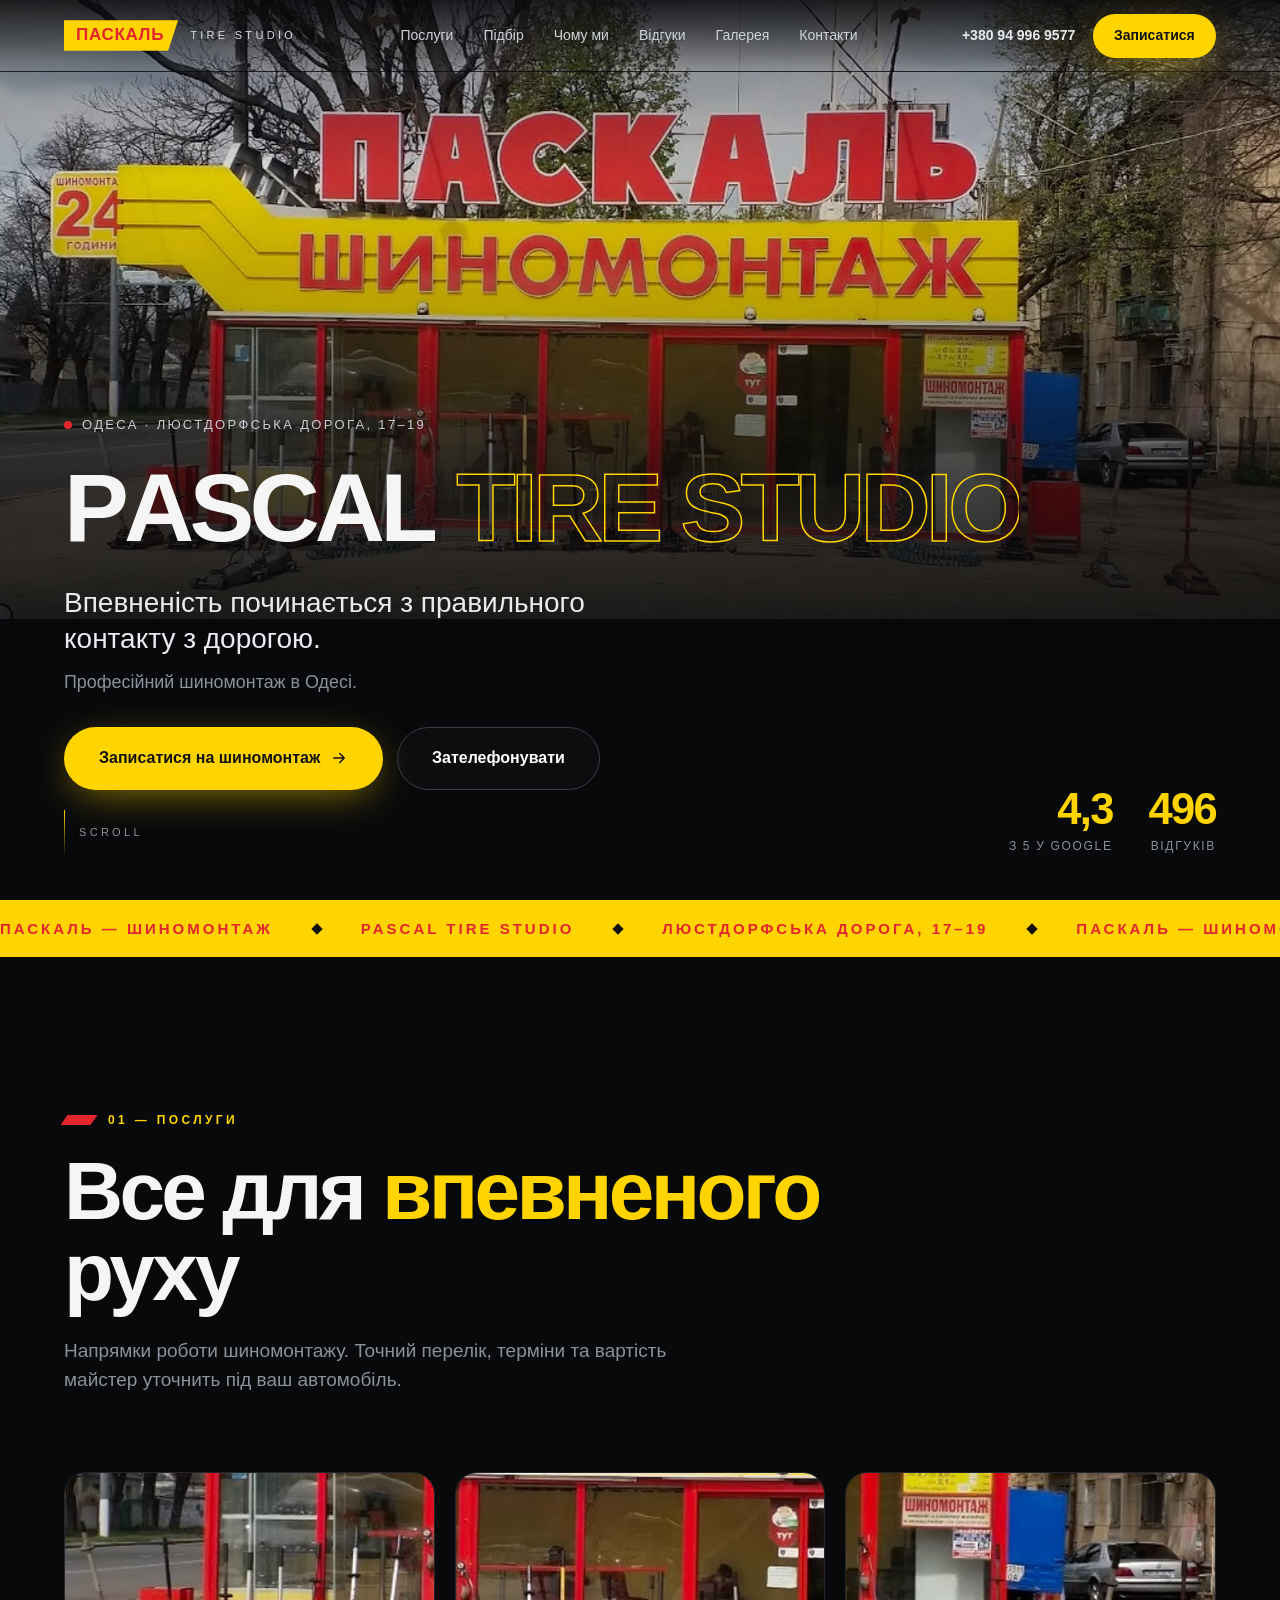
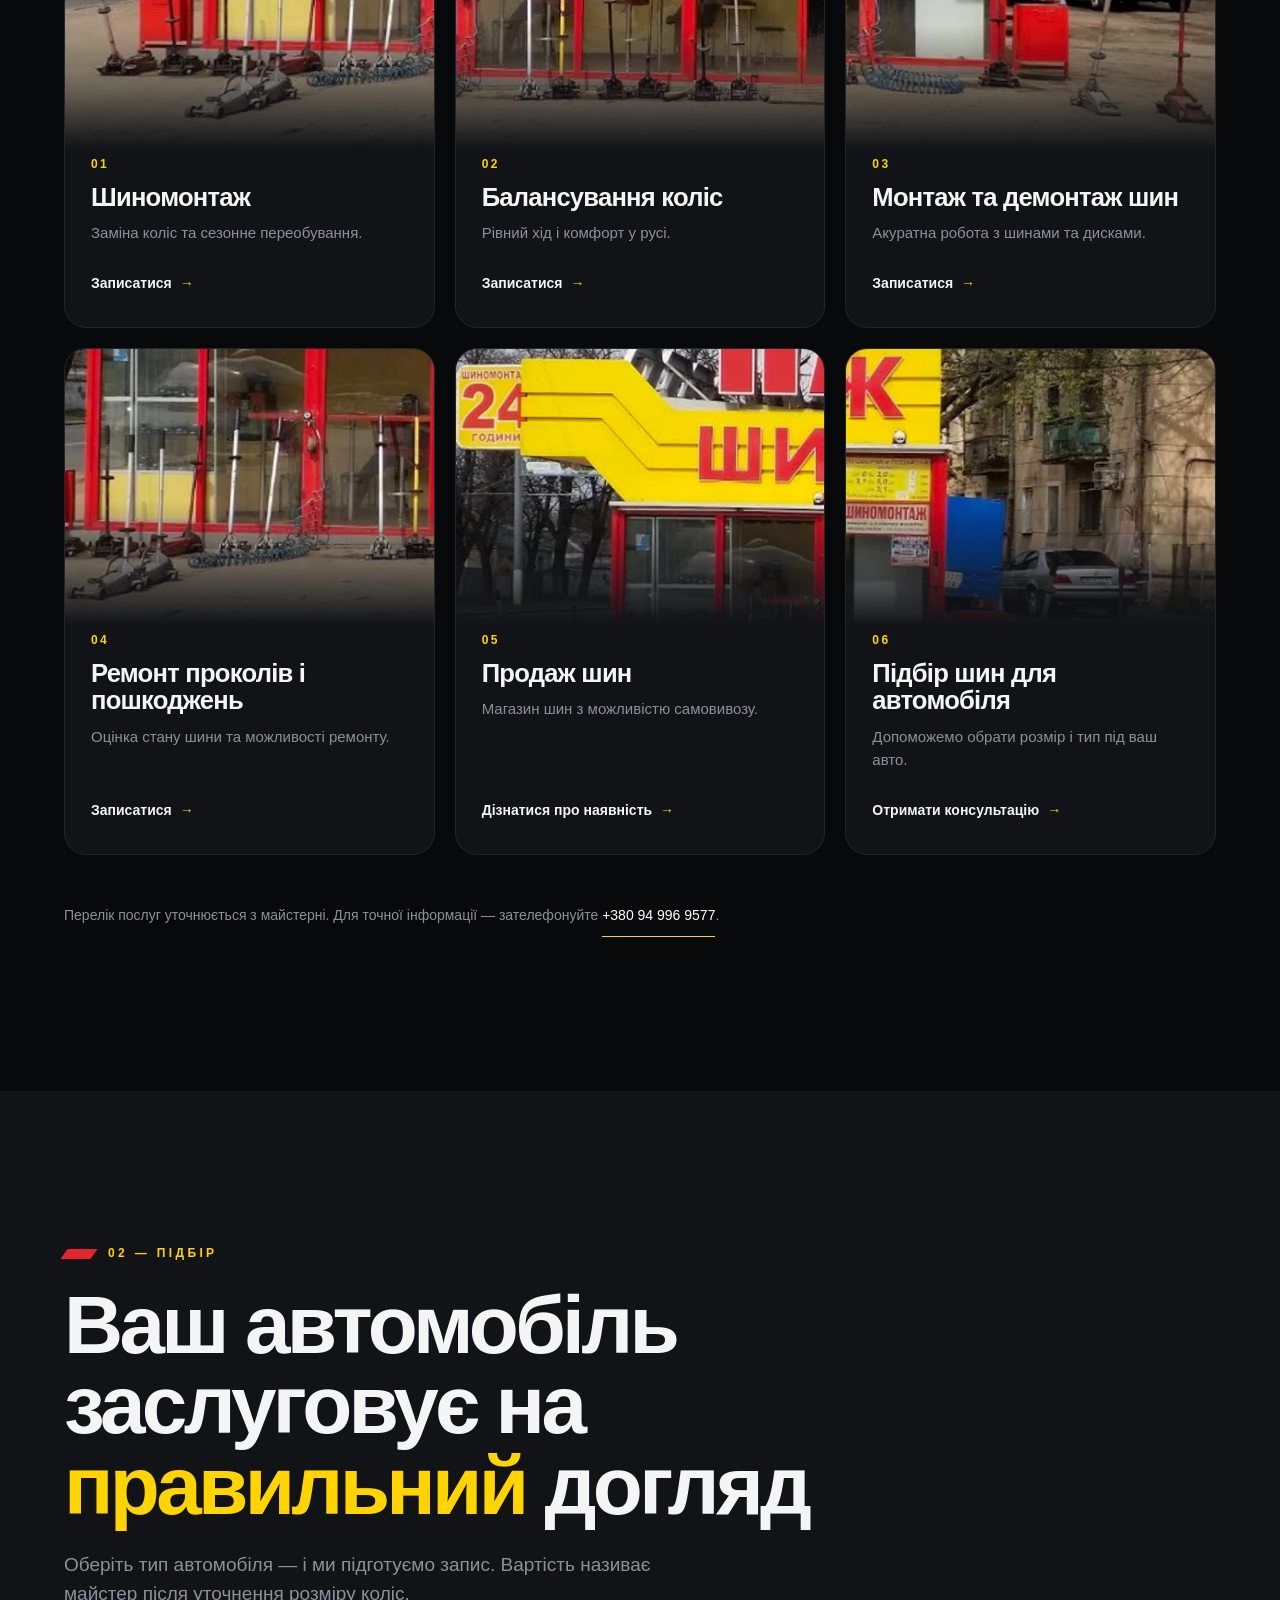
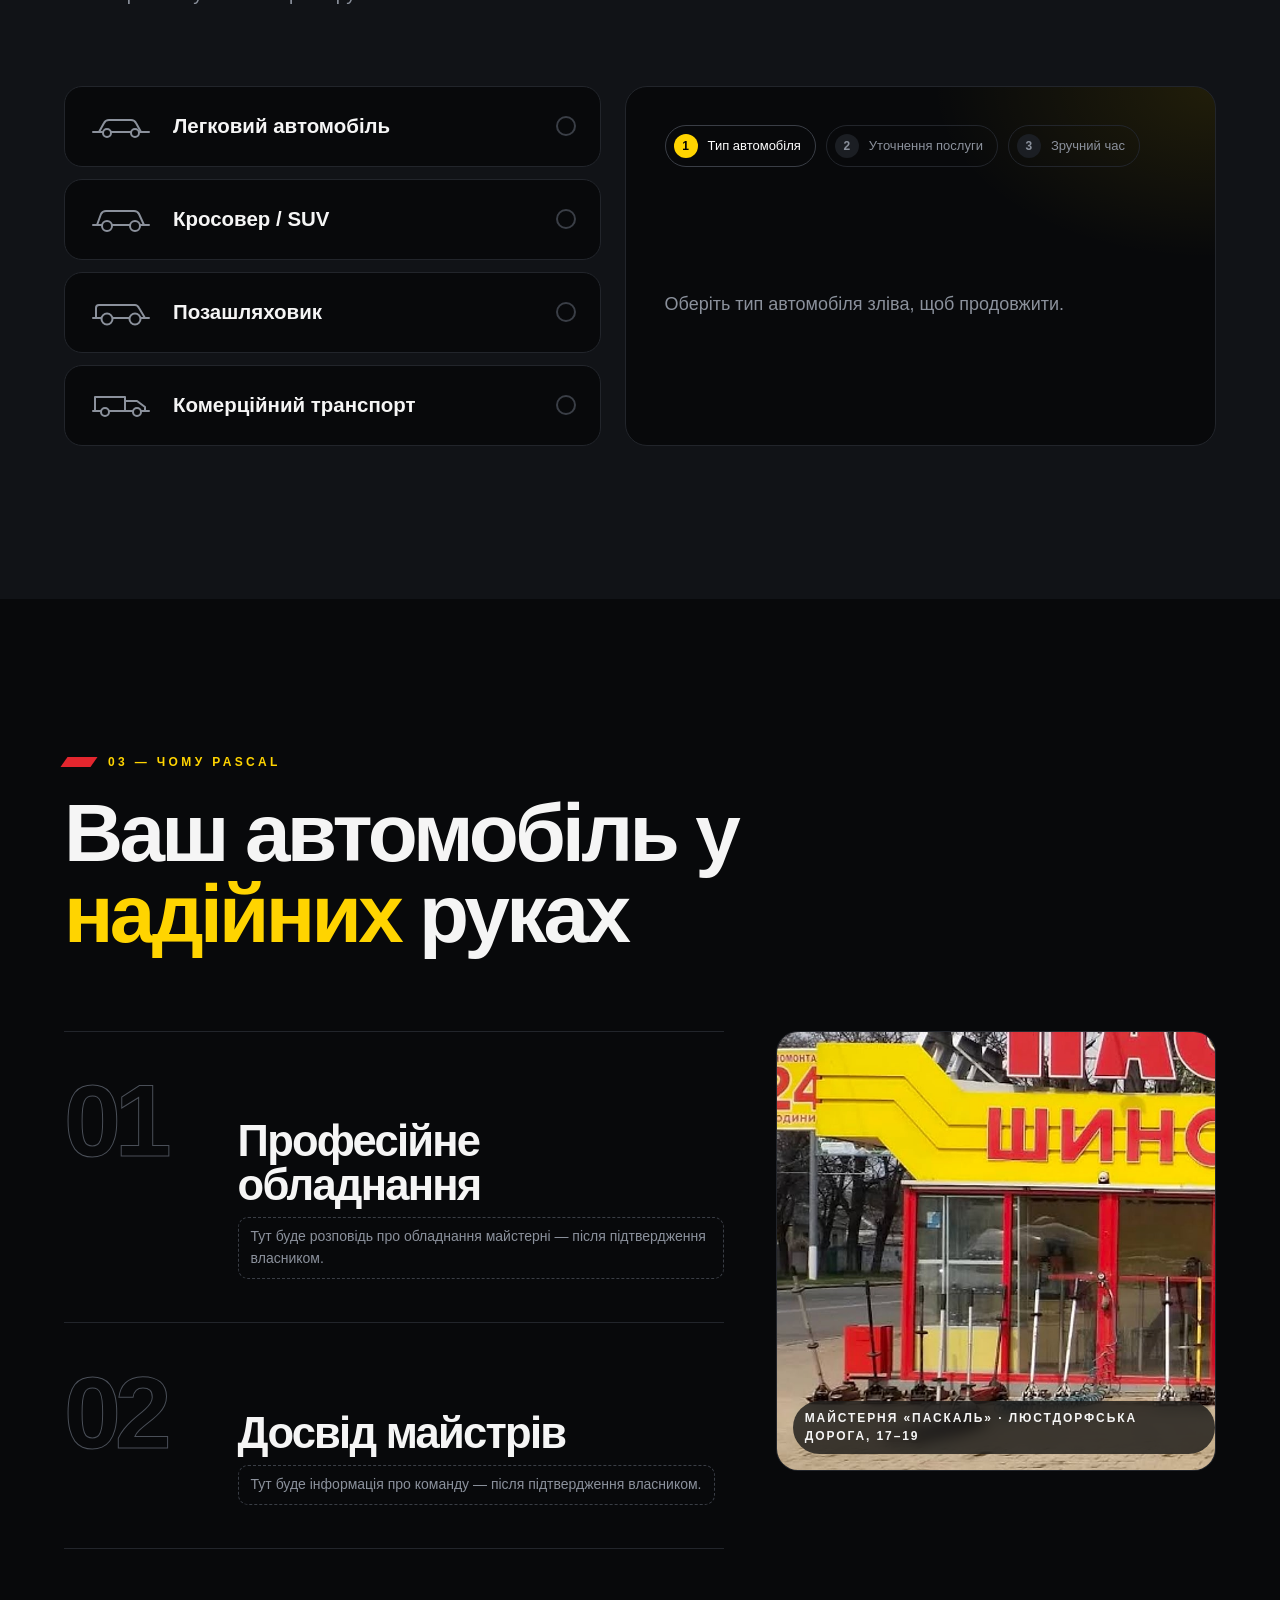
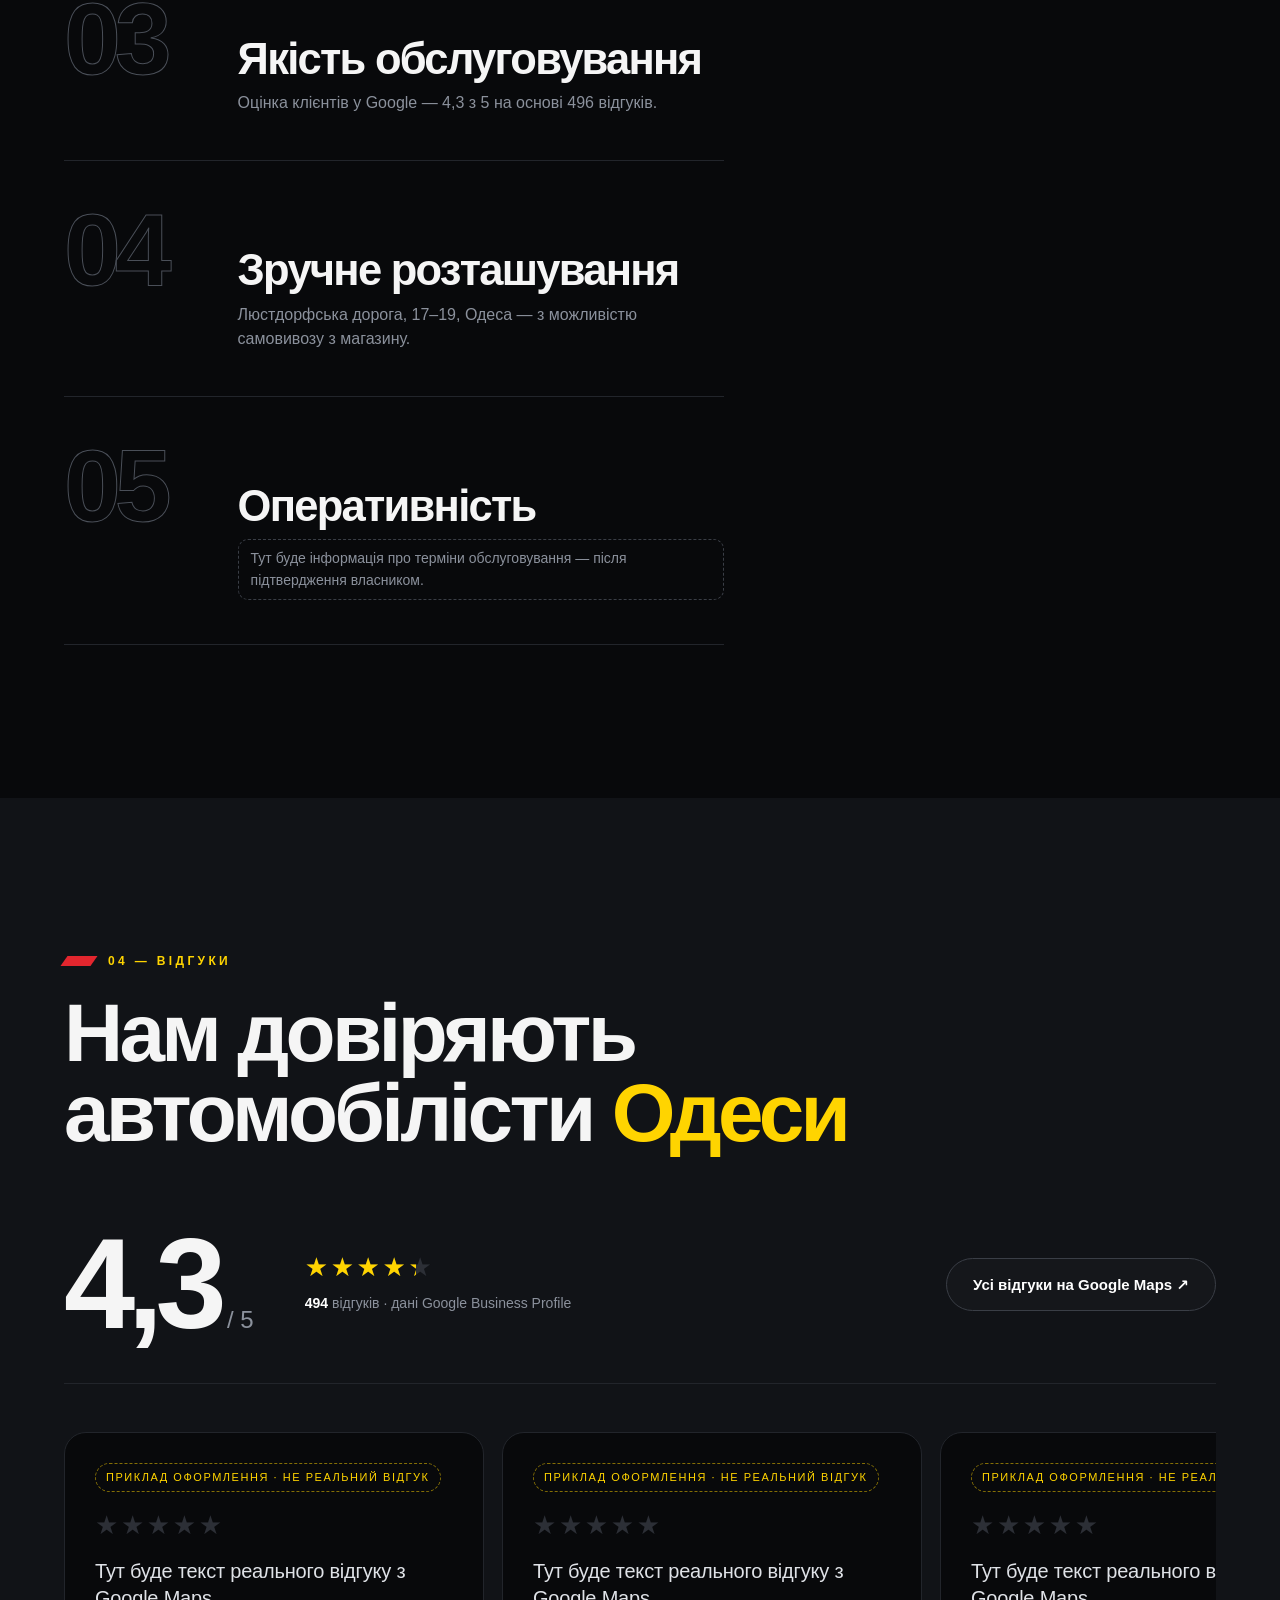
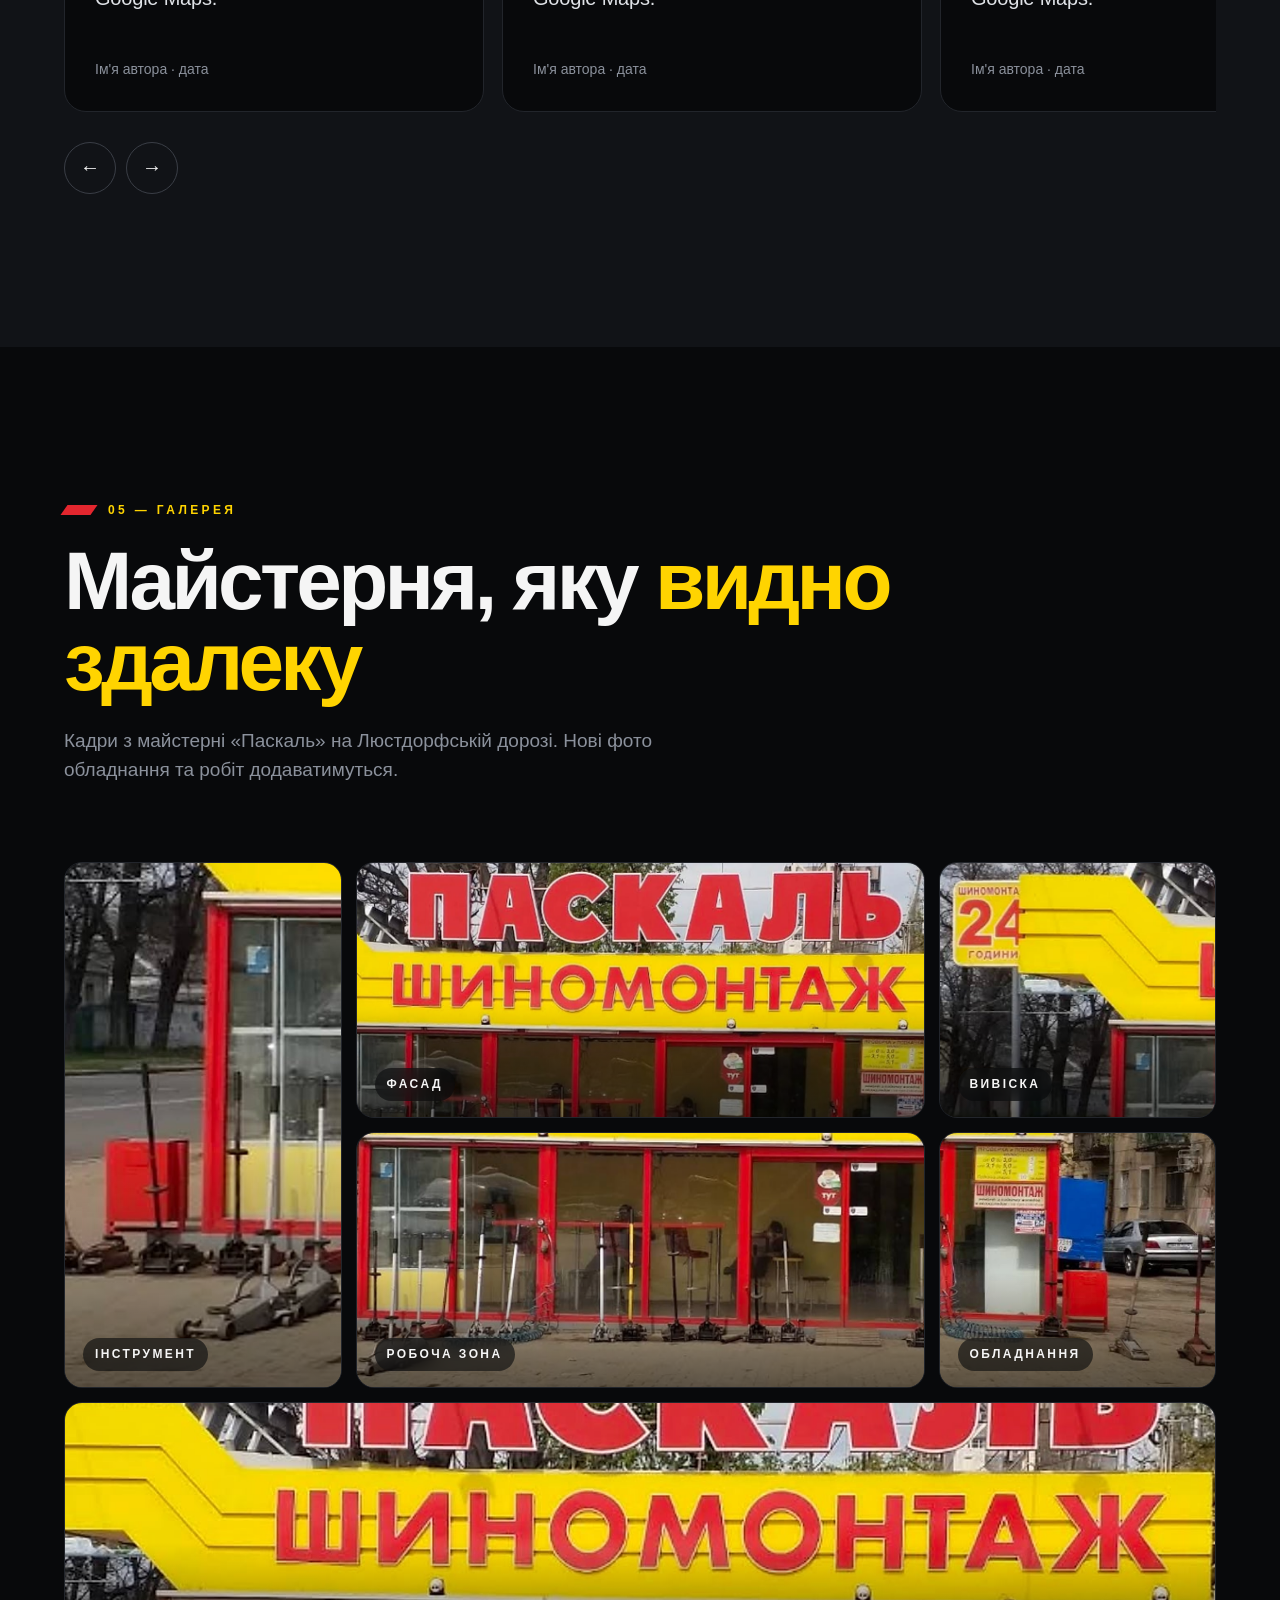
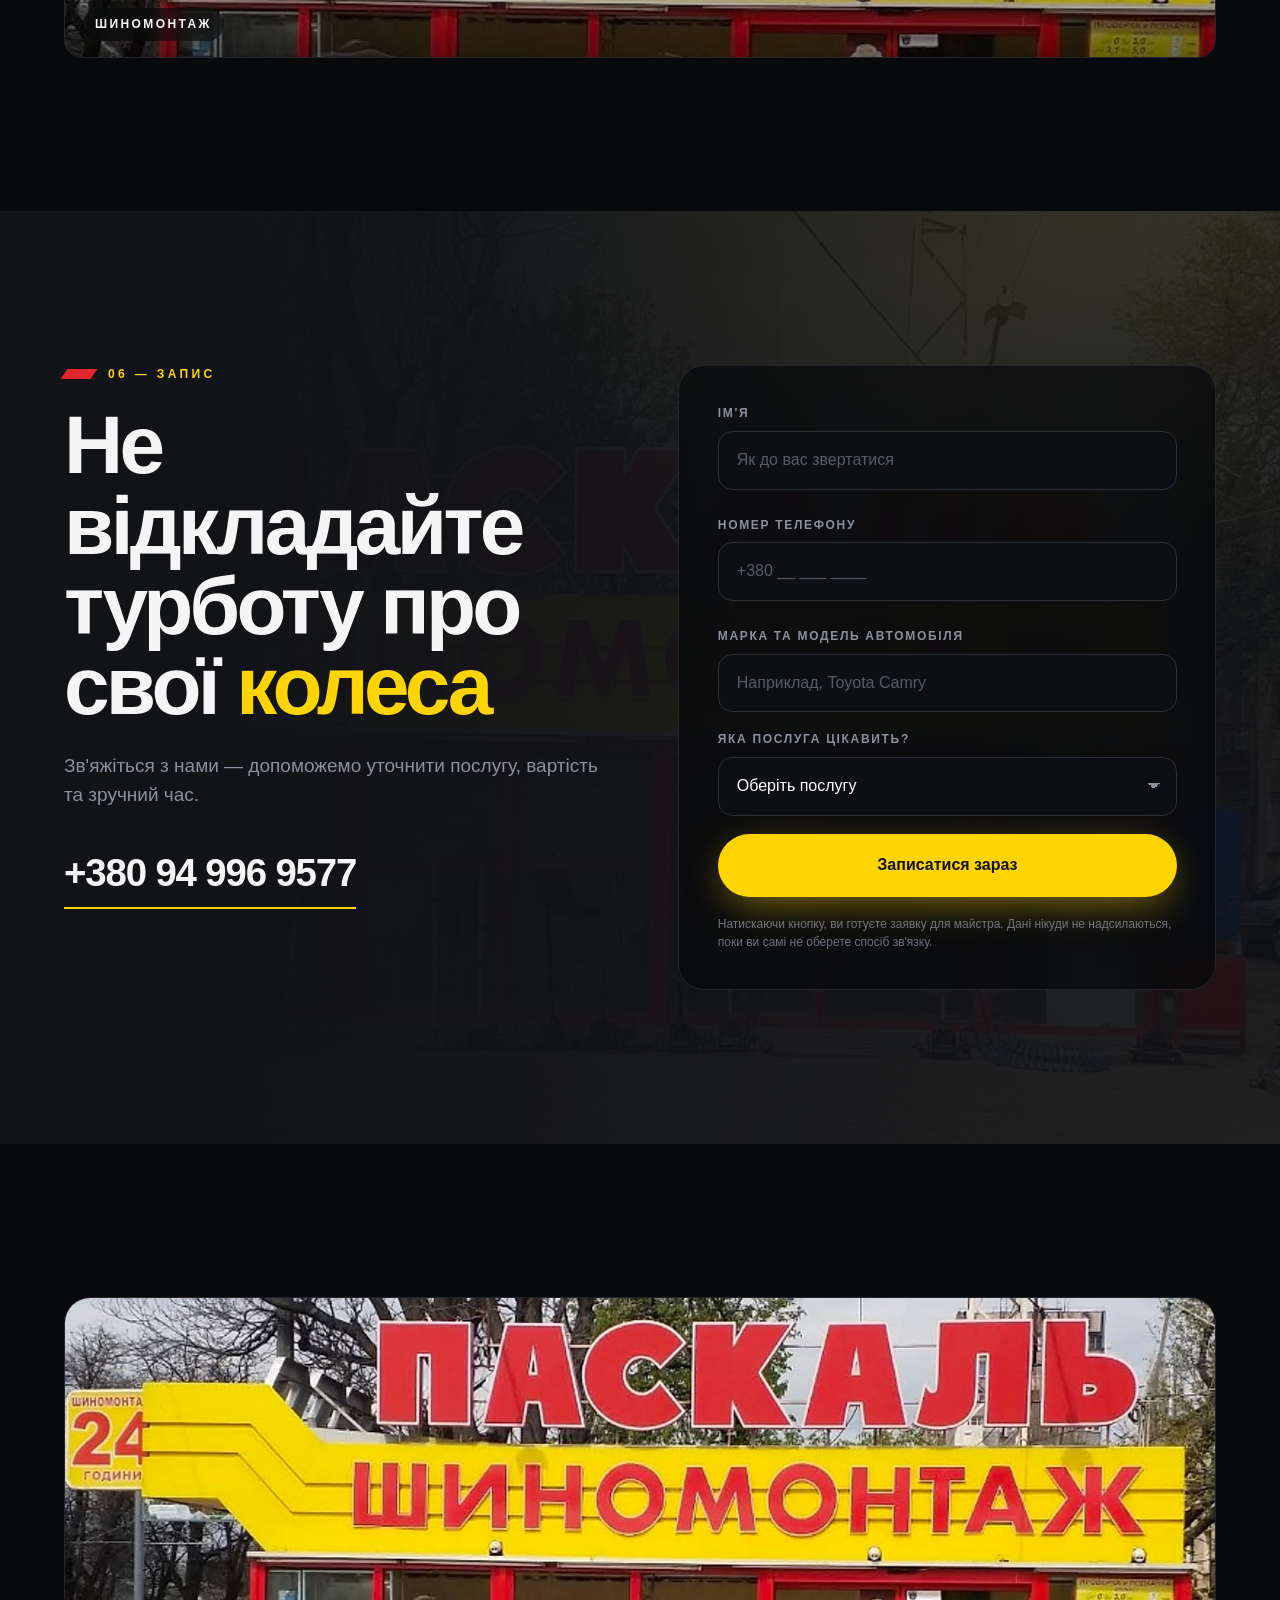
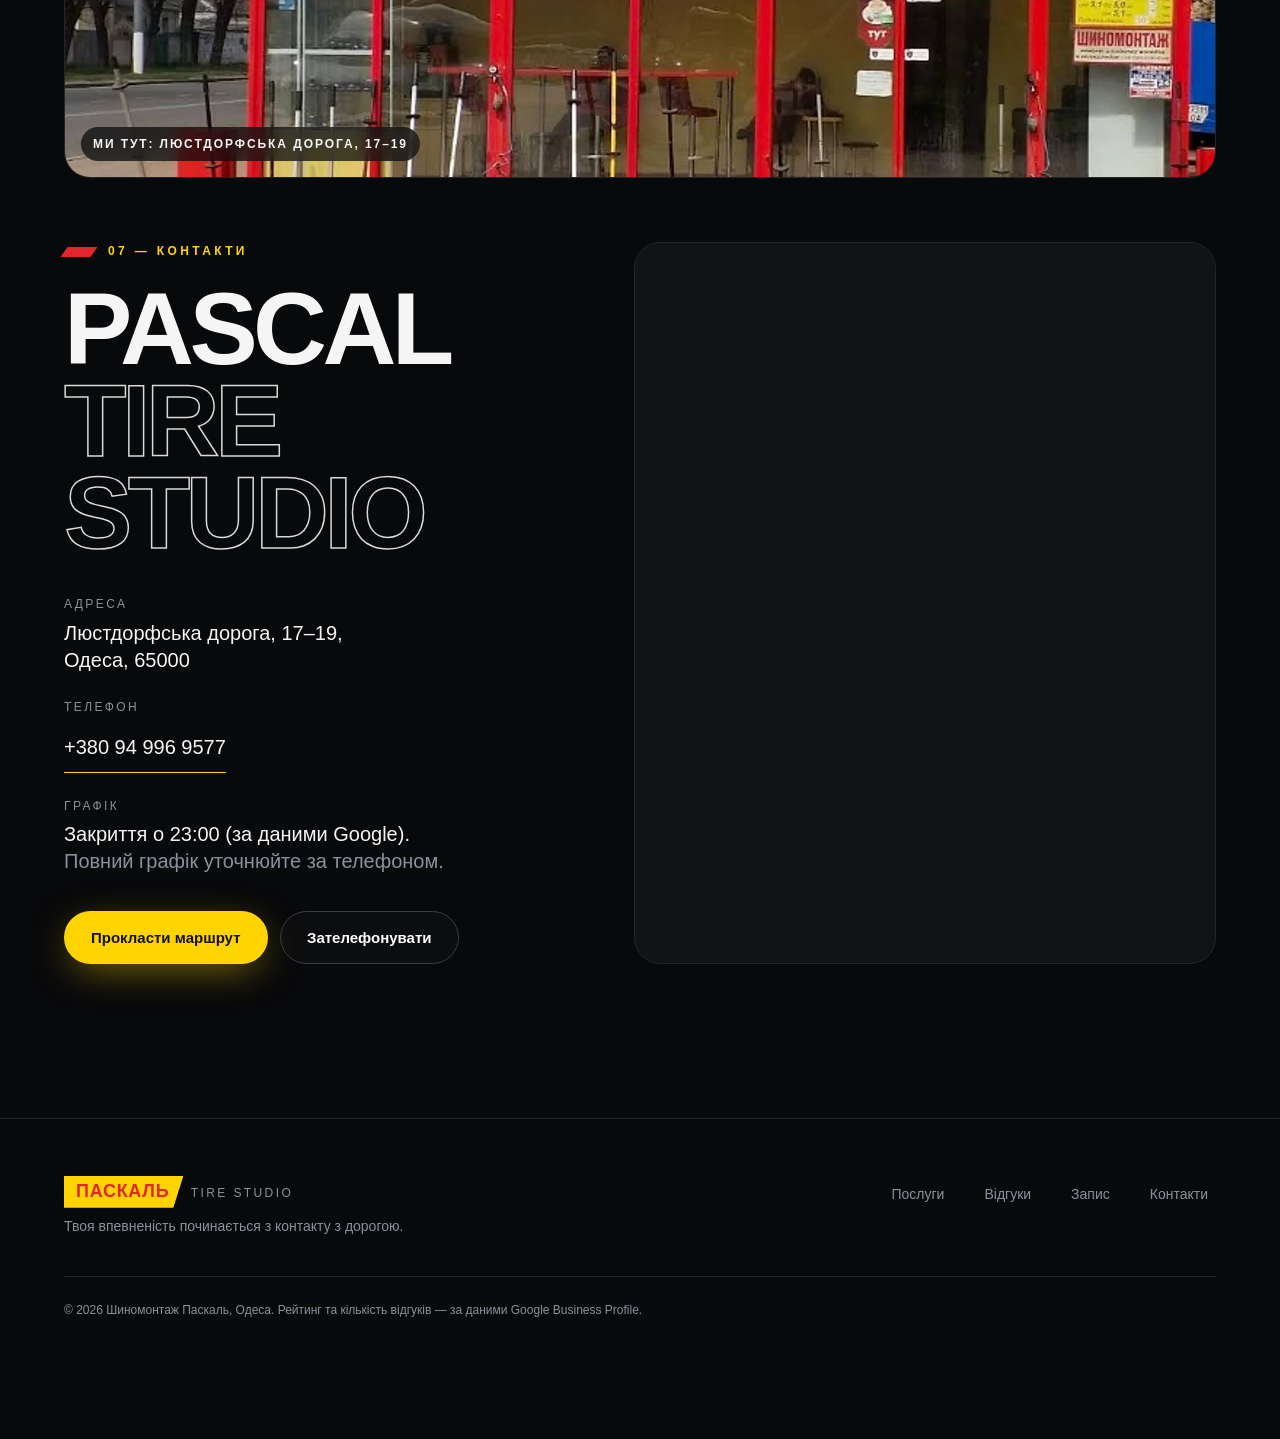
<file: index.html>
<!DOCTYPE html>
<html lang="uk">
<head>
<meta charset="utf-8">
<meta name="viewport" content="width=device-width, initial-scale=1, viewport-fit=cover">
<title>Шиномонтаж Одеса — Паскаль (Pascal Tire Studio) · Люстдорфська дорога, 17–19</title>
<meta name="description" content="Pascal Tire Studio — шиномонтаж і шини в Одесі на Люстдорфській дорозі, 17–19. Запишіться онлайн або зателефонуйте: +380 94 996 9577.">
<meta name="theme-color" content="#08090B">
<!-- ВЛАСНИКУ: замініть домен у canonical, og:url та sitemap.xml на реальний -->
<link rel="canonical" href="https://pascal-tire.example/">
<link rel="icon" href="assets/favicon.svg" type="image/svg+xml">
<meta property="og:type" content="website">
<meta property="og:locale" content="uk_UA">
<meta property="og:site_name" content="Pascal Tire Studio">
<meta property="og:title" content="Pascal Tire Studio — шиномонтаж в Одесі">
<meta property="og:description" content="Впевненість починається з правильного контакту з дорогою. Люстдорфська дорога, 17–19.">
<meta property="og:url" content="https://pascal-tire.example/">
<meta property="og:image" content="https://pascal-tire.example/assets/og.png">
<meta name="twitter:card" content="summary_large_image">
<link rel="alternate" hreflang="uk" href="https://pascal-tire.example/">
<link rel="preload" href="assets/photo/hero.jpg" as="image">
<link rel="stylesheet" href="css/styles.css">
<script>document.documentElement.classList.add('js')</script>
<script type="application/ld+json">
{
  "@context": "https://schema.org",
  "@type": ["TireShop", "AutoRepair"],
  "name": "Шиномонтаж Паскаль (Pascal Tire Studio)",
  "url": "https://pascal-tire.example/",
  "telephone": "+380949969577",
  "address": {
    "@type": "PostalAddress",
    "streetAddress": "Люстдорфська дорога, 17–19",
    "addressLocality": "Одеса",
    "postalCode": "65000",
    "addressCountry": "UA"
  },
  "areaServed": "Одеса"
}
</script>
</head>
<body>
<a class="skip" href="#main">До основного змісту</a>

<div class="preloader" id="preloader" aria-hidden="true">
  <div class="preloader__word"><span>P</span><span>A</span><span>S</span><span>C</span><span>A</span><span>L</span></div>
  <div class="preloader__line"></div>
</div>

<!-- ========== HEADER ========== -->
<header class="header" id="header">
  <a class="logo" href="#top" aria-label="Паскаль — Pascal Tire Studio, на початок"><span class="logo__plate">ПАСКАЛЬ</span><em>Tire Studio</em></a>
  <nav class="nav" aria-label="Основна навігація">
    <a href="#services">Послуги</a>
    <a href="#selector">Підбір</a>
    <a href="#why">Чому ми</a>
    <a href="#reviews">Відгуки</a>
    <a href="#gallery">Галерея</a>
    <a href="#contacts">Контакти</a>
  </nav>
  <div class="header__actions">
    <a class="header__phone" href="tel:+380949969577" data-track="phone_click" data-loc="header">+380 94 996 9577</a>
    <a class="btn btn--sm btn--accent magnetic" href="#booking" data-track="booking_click" data-loc="header">Записатися</a>
    <button class="burger" id="burger" aria-label="Відкрити меню" aria-expanded="false" aria-controls="mobile-menu"><span></span><span></span></button>
  </div>
</header>

<div class="mobile-menu" id="mobile-menu" hidden>
  <nav aria-label="Мобільна навігація">
    <a href="#services">Послуги</a>
    <a href="#selector">Підбір</a>
    <a href="#why">Чому ми</a>
    <a href="#reviews">Відгуки</a>
    <a href="#gallery">Галерея</a>
    <a href="#contacts">Контакти</a>
  </nav>
  <a class="btn btn--accent btn--block" href="#booking" data-track="booking_click" data-loc="mobile_menu">Записатися на шиномонтаж</a>
  <a class="btn btn--ghost btn--block" href="tel:+380949969577" data-track="phone_click" data-loc="mobile_menu">Зателефонувати</a>
</div>

<main id="main">

<!-- ========== HERO ========== -->
<section class="hero" id="top">
  <div class="hero__bg">
    <div class="hero__photo" data-parallax="0.28"><img class="hero__img" src="assets/photo/hero.jpg" alt="Шиномонтаж «Паскаль» на Люстдорфській дорозі в Одесі — фасад майстерні" width="2034" height="1078" fetchpriority="high"></div>
    <div class="hero__shade" aria-hidden="true"></div>
    <div class="hero__particles" id="particles" aria-hidden="true"></div>
  </div>

  <div class="hero__inner">
    <p class="eyebrow reveal-line"><span class="dot"></span>Одеса · Люстдорфська дорога, 17–19</p>
    <h1 class="hero__title" aria-label="Pascal Tire Studio — шиномонтаж в Одесі">
      <span class="split" data-split>PASCAL</span>
      <span class="split split--outline" data-split>TIRE STUDIO</span>
    </h1>
    <p class="hero__slogan reveal-line">Впевненість починається з правильного контакту з дорогою.</p>
    <p class="hero__sub reveal-line">Професійний шиномонтаж в Одесі.</p>
    <div class="hero__cta reveal-line">
      <a class="btn btn--accent btn--lg magnetic" href="#booking" data-track="booking_click" data-loc="hero">Записатися на шиномонтаж <svg width="18" height="18" viewBox="0 0 24 24" fill="none" stroke="currentColor" stroke-width="2" stroke-linecap="round" stroke-linejoin="round" aria-hidden="true"><path d="M5 12h14M13 6l6 6-6 6"/></svg></a>
      <a class="btn btn--ghost btn--lg magnetic" href="tel:+380949969577" data-track="phone_click" data-loc="hero">Зателефонувати</a>
    </div>
  </div>

  <div class="hero__meta" aria-label="Рейтинг у Google">
    <div><strong>4,3</strong><span>з 5 у Google</span></div>
    <div><strong>496</strong><span>відгуків</span></div>
  </div>
  <a class="scroll-hint" href="#services" aria-label="Прокрутити вниз"><span></span>Scroll</a>
</section>

<div class="marquee" aria-hidden="true">
  <div class="marquee__track">
    <span>ПАСКАЛЬ — ШИНОМОНТАЖ</span><i></i><span>PASCAL TIRE STUDIO</span><i></i><span>ЛЮСТДОРФСЬКА ДОРОГА, 17–19</span><i></i>
    <span>ПАСКАЛЬ — ШИНОМОНТАЖ</span><i></i><span>PASCAL TIRE STUDIO</span><i></i><span>ЛЮСТДОРФСЬКА ДОРОГА, 17–19</span><i></i>
  </div>
</div>

<!-- ========== SERVICES ========== -->
<section class="section" id="services">
  <div class="wrap">
    <header class="section__head reveal">
      <p class="kicker">01 — Послуги</p>
      <h2>Все для <span class="accent">впевненого</span> руху</h2>
      <p class="lead">Напрямки роботи шиномонтажу. Точний перелік, терміни та вартість майстер уточнить під ваш автомобіль.</p>
    </header>

    <!-- ВЛАСНИКУ: data-confirmed="false" — послугу ще не підтверджено; після підтвердження змініть на true і приберіть позначку -->
    <div class="cards">
      <article class="card reveal" data-confirmed="false" data-service="Шиномонтаж">
        <div class="card__img"><img loading="lazy" src="assets/photo/service-fitting.jpg" alt="Домкрати та інструмент для заміни коліс біля майстерні" width="800" height="600"></div>
        <div class="card__body"><span class="card__num">01</span><h3>Шиномонтаж</h3><p>Заміна коліс та сезонне переобування.</p>
        <a class="card__cta" href="#booking" data-pick="Шиномонтаж" data-track="booking_click" data-loc="service_fitting">Записатися <span aria-hidden="true">→</span></a></div>
      </article>
      <article class="card reveal" data-confirmed="false" data-service="Балансування коліс">
        <div class="card__img"><img loading="lazy" src="assets/photo/service-balance.jpg" alt="Робоча зона всередині майстерні «Паскаль»" width="800" height="600"></div>
        <div class="card__body"><span class="card__num">02</span><h3>Балансування коліс</h3><p>Рівний хід і комфорт у русі.</p>
        <a class="card__cta" href="#booking" data-pick="Балансування коліс" data-track="booking_click" data-loc="service_balance">Записатися <span aria-hidden="true">→</span></a></div>
      </article>
      <article class="card reveal" data-confirmed="false" data-service="Монтаж та демонтаж шин">
        <div class="card__img"><img loading="lazy" src="assets/photo/service-mount.jpg" alt="Домкрати та обладнання біля входу" width="800" height="600"></div>
        <div class="card__body"><span class="card__num">03</span><h3>Монтаж та демонтаж шин</h3><p>Акуратна робота з шинами та дисками.</p>
        <a class="card__cta" href="#booking" data-pick="Монтаж та демонтаж шин" data-track="booking_click" data-loc="service_mount">Записатися <span aria-hidden="true">→</span></a></div>
      </article>
      <article class="card reveal" data-confirmed="false" data-service="Ремонт проколів і пошкоджень">
        <div class="card__img"><img loading="lazy" src="assets/photo/service-repair.jpg" alt="Пневматичні шланги та домкрати на майданчику" width="800" height="600"></div>
        <div class="card__body"><span class="card__num">04</span><h3>Ремонт проколів і пошкоджень</h3><p>Оцінка стану шини та можливості ремонту.</p>
        <a class="card__cta" href="#booking" data-pick="Ремонт проколів і пошкоджень" data-track="booking_click" data-loc="service_repair">Записатися <span aria-hidden="true">→</span></a></div>
      </article>
      <article class="card reveal" data-confirmed="false" data-service="Продаж шин">
        <div class="card__img"><img loading="lazy" src="assets/photo/service-sale.jpg" alt="Вивіска «Паскаль · Шиномонтаж» зі значком «24 години»" width="800" height="600"></div>
        <div class="card__body"><span class="card__num">05</span><h3>Продаж шин</h3><p>Магазин шин з можливістю самовивозу.</p>
        <a class="card__cta" href="#booking" data-pick="Продаж шин" data-track="booking_click" data-loc="service_sale">Дізнатися про наявність <span aria-hidden="true">→</span></a></div>
      </article>
      <article class="card reveal" data-confirmed="false" data-service="Підбір шин для автомобіля">
        <div class="card__img"><img loading="lazy" src="assets/photo/service-select.jpg" alt="Вид на майстерню та будинок поруч на Люстдорфській дорозі" width="800" height="600"></div>
        <div class="card__body"><span class="card__num">06</span><h3>Підбір шин для автомобіля</h3><p>Допоможемо обрати розмір і тип під ваш авто.</p>
        <a class="card__cta" href="#booking" data-pick="Підбір шин для автомобіля" data-track="booking_click" data-loc="service_select">Отримати консультацію <span aria-hidden="true">→</span></a></div>
      </article>
    </div>
    <p class="note reveal">Перелік послуг уточнюється з майстерні. Для точної інформації — зателефонуйте <a href="tel:+380949969577" data-track="phone_click" data-loc="services_note">+380 94 996 9577</a>.</p>
  </div>
</section>

<!-- ========== INTERACTIVE SELECTOR ========== -->
<section class="section section--alt" id="selector">
  <div class="wrap selector">
    <header class="section__head reveal">
      <p class="kicker">02 — Підбір</p>
      <h2>Ваш автомобіль заслуговує на <span class="accent">правильний</span> догляд</h2>
      <p class="lead">Оберіть тип автомобіля — і ми підготуємо запис. Вартість називає майстер після уточнення розміру коліс.</p>
    </header>

    <div class="selector__grid reveal">
      <div class="selector__options" role="radiogroup" aria-label="Тип автомобіля">
        <button class="opt" role="radio" aria-checked="false" data-vehicle="Легковий автомобіль" data-copy="Уточнимо розмір коліс, тип дисків та сезонність.">
          <svg viewBox="0 0 64 32" aria-hidden="true"><path d="M4 22h56M10 22l5-9c1-2 3-3 5-3h22c2 0 4 1 5 3l5 9" fill="none" stroke="currentColor" stroke-width="2" stroke-linecap="round" stroke-linejoin="round"/><circle cx="18" cy="23" r="4" fill="#08090b" stroke="currentColor" stroke-width="2"/><circle cx="46" cy="23" r="4" fill="#08090b" stroke="currentColor" stroke-width="2"/></svg>
          <span>Легковий автомобіль</span><i aria-hidden="true"></i></button>
        <button class="opt" role="radio" aria-checked="false" data-vehicle="Кросовер / SUV" data-copy="Більші колеса — підкажемо, що важливо врахувати при монтажі.">
          <svg viewBox="0 0 64 32" aria-hidden="true"><path d="M4 22h56M8 22l4-11c1-2 3-3 5-3h28c2 0 4 1 5 3l5 11" fill="none" stroke="currentColor" stroke-width="2" stroke-linecap="round" stroke-linejoin="round"/><circle cx="18" cy="23" r="5" fill="#08090b" stroke="currentColor" stroke-width="2"/><circle cx="46" cy="23" r="5" fill="#08090b" stroke="currentColor" stroke-width="2"/></svg>
          <span>Кросовер / SUV</span><i aria-hidden="true"></i></button>
        <button class="opt" role="radio" aria-checked="false" data-vehicle="Позашляховик" data-copy="Уточнимо тип шин, розмір та особливості дисків.">
          <svg viewBox="0 0 64 32" aria-hidden="true"><path d="M4 22h56M7 22V12c0-2 1-3 3-3h36c2 0 3 1 4 3l6 10" fill="none" stroke="currentColor" stroke-width="2" stroke-linecap="round" stroke-linejoin="round"/><circle cx="18" cy="23" r="5.5" fill="#08090b" stroke="currentColor" stroke-width="2"/><circle cx="46" cy="23" r="5.5" fill="#08090b" stroke="currentColor" stroke-width="2"/></svg>
          <span>Позашляховик</span><i aria-hidden="true"></i></button>
        <button class="opt" role="radio" aria-checked="false" data-vehicle="Комерційний транспорт" data-copy="Майстер уточнить розмір, навантаження та можливість обслуговування.">
          <svg viewBox="0 0 64 32" aria-hidden="true"><path d="M4 22h56M6 22V8h30v14M36 12h12l8 6v4" fill="none" stroke="currentColor" stroke-width="2" stroke-linecap="round" stroke-linejoin="round"/><circle cx="16" cy="23" r="4" fill="#08090b" stroke="currentColor" stroke-width="2"/><circle cx="48" cy="23" r="4" fill="#08090b" stroke="currentColor" stroke-width="2"/></svg>
          <span>Комерційний транспорт</span><i aria-hidden="true"></i></button>
      </div>

      <div class="selector__panel" id="selector-panel" aria-live="polite">
        <ol class="steps">
          <li class="is-on" data-step="1"><b>1</b>Тип автомобіля</li>
          <li data-step="2"><b>2</b>Уточнення послуги</li>
          <li data-step="3"><b>3</b>Зручний час</li>
        </ol>
        <div class="selector__result">
          <p class="selector__idle" id="selector-idle">Оберіть тип автомобіля зліва, щоб продовжити.</p>
          <div class="selector__done" id="selector-done" hidden>
            <h3 id="selector-title"></h3>
            <p id="selector-copy"></p>
            <div class="selector__actions">
              <a class="btn btn--accent magnetic" id="selector-book" href="#booking" data-track="booking_click" data-loc="selector">Записатися</a>
              <a class="btn btn--ghost magnetic" href="tel:+380949969577" data-track="phone_click" data-loc="selector">Зателефонувати майстру</a>
            </div>
          </div>
        </div>
      </div>
    </div>
  </div>
</section>

<!-- ========== WHY ========== -->
<section class="section" id="why">
  <div class="wrap">
    <header class="section__head reveal">
      <p class="kicker">03 — Чому Pascal</p>
      <h2>Ваш автомобіль у <span class="accent">надійних</span> руках</h2>
    </header>
    <!-- ВЛАСНИКУ: блоки з data-placeholder="true" — тимчасові. Додайте підтверджені факти (обладнання, досвід тощо) без вигаданих цифр -->
    <div class="why-grid">
    <ul class="why">
      <li class="why__item reveal" data-placeholder="true"><span class="why__n">01</span><div><h3>Професійне обладнання</h3><p class="ph">Тут буде розповідь про обладнання майстерні — після підтвердження власником.</p></div></li>
      <li class="why__item reveal" data-placeholder="true"><span class="why__n">02</span><div><h3>Досвід майстрів</h3><p class="ph">Тут буде інформація про команду — після підтвердження власником.</p></div></li>
      <li class="why__item reveal"><span class="why__n">03</span><div><h3>Якість обслуговування</h3><p>Оцінка клієнтів у Google — 4,3 з 5 на основі 496 відгуків.</p></div></li>
      <li class="why__item reveal"><span class="why__n">04</span><div><h3>Зручне розташування</h3><p>Люстдорфська дорога, 17–19, Одеса — з можливістю самовивозу з магазину.</p></div></li>
      <li class="why__item reveal" data-placeholder="true"><span class="why__n">05</span><div><h3>Оперативність</h3><p class="ph">Тут буде інформація про терміни обслуговування — після підтвердження власником.</p></div></li>
    </ul>
    <figure class="why__photo reveal"><img loading="lazy" src="assets/photo/why.jpg" alt="Домкрати та обладнання майстерні «Паскаль»" width="800" height="800"><figcaption>Майстерня «Паскаль» · Люстдорфська дорога, 17–19</figcaption></figure>
    </div>
  </div>
</section>

<!-- ========== REVIEWS ========== -->
<section class="section section--alt" id="reviews">
  <div class="wrap">
    <header class="section__head reveal">
      <p class="kicker">04 — Відгуки</p>
      <h2>Нам довіряють автомобілісти <span class="accent">Одеси</span></h2>
    </header>

    <div class="rating reveal">
      <div class="rating__score"><strong data-count="4.3" data-decimals="1">4,3</strong><span>/ 5</span></div>
      <div class="rating__stars" aria-label="Рейтинг 4,3 з 5">
        <div class="stars" style="--rate:86%"><span>★★★★★</span><span>★★★★★</span></div>
        <p><b data-count="496">496</b> відгуків · дані Google Business Profile</p>
      </div>
      <a class="btn btn--ghost" target="_blank" rel="noopener" href="https://www.google.com/maps/search/?api=1&query=%D0%9B%D1%8E%D1%81%D1%82%D0%B4%D0%BE%D1%80%D1%84%D1%81%D1%8C%D0%BA%D0%B0+%D0%B4%D0%BE%D1%80%D0%BE%D0%B3%D0%B0+17-19+%D0%9E%D0%B4%D0%B5%D1%81%D0%B0+%D0%A8%D0%B8%D0%BD%D0%BE%D0%BC%D0%BE%D0%BD%D1%82%D0%B0%D0%B6+%D0%9F%D0%B0%D1%81%D0%BA%D0%B0%D0%BB%D1%8C" data-track="reviews_link">Усі відгуки на Google Maps ↗</a>
    </div>

    <!-- ВЛАСНИКУ: замініть демо-картки на реальні публічні відгуки (автор, дата, оцінка, текст) -->
    <div class="carousel reveal" id="carousel">
      <div class="carousel__track" tabindex="0" aria-label="Відгуки клієнтів">
        <figure class="quote quote--demo"><span class="quote__tag">Приклад оформлення · не реальний відгук</span><div class="stars stars--dim" style="--rate:0%"><span>★★★★★</span><span>★★★★★</span></div><blockquote>Тут буде текст реального відгуку з Google Maps.</blockquote><figcaption>Ім'я автора · дата</figcaption></figure>
        <figure class="quote quote--demo"><span class="quote__tag">Приклад оформлення · не реальний відгук</span><div class="stars stars--dim" style="--rate:0%"><span>★★★★★</span><span>★★★★★</span></div><blockquote>Тут буде текст реального відгуку з Google Maps.</blockquote><figcaption>Ім'я автора · дата</figcaption></figure>
        <figure class="quote quote--demo"><span class="quote__tag">Приклад оформлення · не реальний відгук</span><div class="stars stars--dim" style="--rate:0%"><span>★★★★★</span><span>★★★★★</span></div><blockquote>Тут буде текст реального відгуку з Google Maps.</blockquote><figcaption>Ім'я автора · дата</figcaption></figure>
        <figure class="quote quote--demo"><span class="quote__tag">Приклад оформлення · не реальний відгук</span><div class="stars stars--dim" style="--rate:0%"><span>★★★★★</span><span>★★★★★</span></div><blockquote>Тут буде текст реального відгуку з Google Maps.</blockquote><figcaption>Ім'я автора · дата</figcaption></figure>
      </div>
      <div class="carousel__nav">
        <button class="round" data-dir="-1" aria-label="Попередній відгук">←</button>
        <button class="round" data-dir="1" aria-label="Наступний відгук">→</button>
      </div>
    </div>
  </div>
</section>

<!-- ========== GALLERY ========== -->
<section class="section" id="gallery">
  <div class="wrap">
    <header class="section__head reveal">
      <p class="kicker">05 — Галерея</p>
      <h2>Майстерня, яку <span class="accent">видно здалеку</span></h2>
      <p class="lead">Кадри з майстерні «Паскаль» на Люстдорфській дорозі. Нові фото обладнання та робіт додаватимуться.</p>
    </header>
    <div class="gallery">
      <button class="g g--tall reveal" data-lb="0"><img loading="lazy" src="assets/photo/gallery-1.jpg" alt="Домкрати та інструмент біля майстерні" width="520" height="709"><span>Інструмент</span></button>
      <button class="g g--wide reveal" data-lb="1"><img loading="lazy" src="assets/photo/gallery-2.jpg" alt="Фасад майстерні з вивіскою «Паскаль»" width="1200" height="600"><span>Фасад</span></button>
      <button class="g reveal" data-lb="2"><img loading="lazy" src="assets/photo/gallery-3.jpg" alt="Значок «Шиномонтаж 24 години» на вивісці" width="660" height="660"><span>Вивіска</span></button>
      <button class="g g--wide reveal" data-lb="3"><img loading="lazy" src="assets/photo/gallery-4.jpg" alt="Скляна вітрина та робоча зона всередині" width="1200" height="598"><span>Робоча зона</span></button>
      <button class="g reveal" data-lb="4"><img loading="lazy" src="assets/photo/gallery-5.jpg" alt="Домкрати та червона скриня з інструментом" width="780" height="717"><span>Обладнання</span></button>
      <button class="g g--full reveal" data-lb="5"><img loading="lazy" src="assets/photo/gallery-6.jpg" alt="Жовта вивіска «Шиномонтаж»" width="1440" height="310"><span>Шиномонтаж</span></button>
    </div>
  </div>
</section>

<!-- ========== BOOKING ========== -->
<section class="section section--booking" id="booking">
  <div class="wrap booking">
    <header class="section__head reveal">
      <p class="kicker">06 — Запис</p>
      <h2>Не відкладайте турботу про свої <span class="accent">колеса</span></h2>
      <p class="lead">Зв'яжіться з нами — допоможемо уточнити послугу, вартість та зручний час.</p>
      <a class="booking__phone" href="tel:+380949969577" data-track="phone_click" data-loc="booking">+380 94 996 9577</a>
    </header>

    <div class="booking__box reveal">
      <form id="booking-form" novalidate>
        <div class="field"><label for="f-name">Ім'я</label><input id="f-name" name="name" type="text" autocomplete="name" autocapitalize="words" enterkeyhint="next" placeholder="Як до вас звертатися" required><small class="err" data-err="name"></small></div>
        <div class="field"><label for="f-phone">Номер телефону</label><input id="f-phone" name="phone" type="tel" inputmode="tel" autocomplete="tel" enterkeyhint="next" placeholder="+380 __ ___ ____" required><small class="err" data-err="phone"></small></div>
        <div class="field"><label for="f-car">Марка та модель автомобіля</label><input id="f-car" name="car" type="text" autocomplete="off" autocapitalize="words" enterkeyhint="done" placeholder="Наприклад, Toyota Camry"></div>
        <div class="field"><label for="f-service">Яка послуга цікавить?</label>
          <select id="f-service" name="service">
            <option value="">Оберіть послугу</option>
            <option>Шиномонтаж</option>
            <option>Балансування коліс</option>
            <option>Монтаж та демонтаж шин</option>
            <option>Ремонт проколів і пошкоджень</option>
            <option>Продаж шин</option>
            <option>Підбір шин для автомобіля</option>
            <option>Потрібна консультація</option>
          </select></div>
        <input type="hidden" name="vehicle" id="f-vehicle">
        <button class="btn btn--accent btn--lg btn--block magnetic" type="submit" data-track="form_submit_click">Записатися зараз</button>
        <p class="fine">Натискаючи кнопку, ви готуєте заявку для майстра. Дані нікуди не надсилаються, поки ви самі не оберете спосіб зв'язку.</p>
      </form>

      <div class="booking__done" id="booking-done" hidden tabindex="-1">
        <div class="tick" aria-hidden="true"><svg viewBox="0 0 24 24" width="30" height="30" fill="none" stroke="currentColor" stroke-width="2.4" stroke-linecap="round" stroke-linejoin="round"><path d="M5 12.5l4.5 4.5L19 7.5"/></svg></div>
        <h3 id="done-title">Заявку підготовлено</h3>
        <p id="done-text">Щоб майстер її отримав, оберіть зручний спосіб зв'язку:</p>
        <pre class="done__msg" id="done-msg"></pre>
        <div class="done__actions" id="done-actions"></div>
        <button class="linkbtn" id="done-back" type="button">← Змінити дані</button>
      </div>
    </div>
  </div>
</section>

<!-- ========== CONTACTS ========== -->
<section class="section contacts" id="contacts">
  <div class="wrap">
    <figure class="contacts__photo reveal"><img loading="lazy" src="assets/photo/contact.jpg" alt="Майстерня «Паскаль» — Люстдорфська дорога, 17–19, Одеса" width="1580" height="660"><figcaption>Ми тут: Люстдорфська дорога, 17–19</figcaption></figure>
  </div>
  <div class="wrap contacts__grid">
    <div class="reveal">
      <p class="kicker">07 — Контакти</p>
      <h2 class="contacts__brand">PASCAL<br><span>TIRE STUDIO</span></h2>
      <dl class="contacts__list">
        <div><dt>Адреса</dt><dd>Люстдорфська дорога, 17–19,<br>Одеса, 65000</dd></div>
        <div><dt>Телефон</dt><dd><a href="tel:+380949969577" data-track="phone_click" data-loc="contacts">+380 94 996 9577</a></dd></div>
        <div><dt>Графік</dt><dd>Закриття о 23:00 (за даними Google).<br><span class="muted">Повний графік уточнюйте за телефоном.</span></dd></div>
      </dl>
      <div class="contacts__actions">
        <a class="btn btn--accent magnetic" target="_blank" rel="noopener" href="https://www.google.com/maps/dir/?api=1&destination=%D0%9B%D1%8E%D1%81%D1%82%D0%B4%D0%BE%D1%80%D1%84%D1%81%D1%8C%D0%BA%D0%B0+%D0%B4%D0%BE%D1%80%D0%BE%D0%B3%D0%B0+17-19+%D0%9E%D0%B4%D0%B5%D1%81%D0%B0" data-track="route_click">Прокласти маршрут</a>
        <a class="btn btn--ghost magnetic" href="tel:+380949969577" data-track="phone_click" data-loc="contacts_btn">Зателефонувати</a>
      </div>
    </div>
    <div class="map reveal">
      <iframe title="Карта: Pascal Tire Studio, Люстдорфська дорога, 17–19, Одеса" loading="lazy" referrerpolicy="no-referrer-when-downgrade"
        src="https://www.google.com/maps?q=%D0%9B%D1%8E%D1%81%D1%82%D0%B4%D0%BE%D1%80%D1%84%D1%81%D1%8C%D0%BA%D0%B0%20%D0%B4%D0%BE%D1%80%D0%BE%D0%B3%D0%B0%2017-19%20%D0%9E%D0%B4%D0%B5%D1%81%D0%B0&hl=uk&z=16&output=embed"></iframe>
    </div>
  </div>
</section>
</main>

<!-- ========== FOOTER ========== -->
<footer class="footer">
  <div class="wrap footer__in">
    <div>
      <strong class="footer__logo"><span class="logo__plate">ПАСКАЛЬ</span> <em>Tire Studio</em></strong>
      <p>Твоя впевненість починається з контакту з дорогою.</p>
    </div>
    <nav aria-label="Підвал"><a href="#services">Послуги</a><a href="#reviews">Відгуки</a><a href="#booking">Запис</a><a href="#contacts">Контакти</a></nav>
    <p class="footer__copy">© <span id="year">2026</span> Шиномонтаж Паскаль, Одеса. Рейтинг та кількість відгуків — за даними Google Business Profile.</p>
  </div>
</footer>

<!-- Fixed mobile bar -->
<div class="callbar" id="callbar">
  <a class="callbar__call" href="tel:+380949969577" data-track="phone_click" data-loc="sticky"><svg width="20" height="20" viewBox="0 0 24 24" fill="none" stroke="currentColor" stroke-width="2" stroke-linecap="round" stroke-linejoin="round" aria-hidden="true"><path d="M22 16.9v3a2 2 0 0 1-2.2 2 19.8 19.8 0 0 1-8.6-3.1 19.5 19.5 0 0 1-6-6A19.8 19.8 0 0 1 2.1 4.2 2 2 0 0 1 4.1 2h3a2 2 0 0 1 2 1.7c.1 1 .4 1.9.7 2.8a2 2 0 0 1-.5 2.1L8.1 9.9a16 16 0 0 0 6 6l1.3-1.3a2 2 0 0 1 2.1-.4c.9.3 1.8.6 2.8.7a2 2 0 0 1 1.7 2z"/></svg>Зателефонувати</a>
  <a class="callbar__book" href="#booking" data-track="booking_click" data-loc="sticky">Записатися</a>
</div>

<!-- Lightbox -->
<dialog class="lightbox" id="lightbox" aria-label="Галерея">
  <button class="lightbox__close" aria-label="Закрити">✕</button>
  <button class="lightbox__nav lightbox__nav--prev" aria-label="Попереднє фото">←</button>
  <figure><img id="lb-img" alt=""><figcaption id="lb-cap"></figcaption></figure>
  <button class="lightbox__nav lightbox__nav--next" aria-label="Наступне фото">→</button>
</dialog>

<script src="js/config.js"></script>
<script src="js/main.js" defer></script>
</body>
</html>
</file>
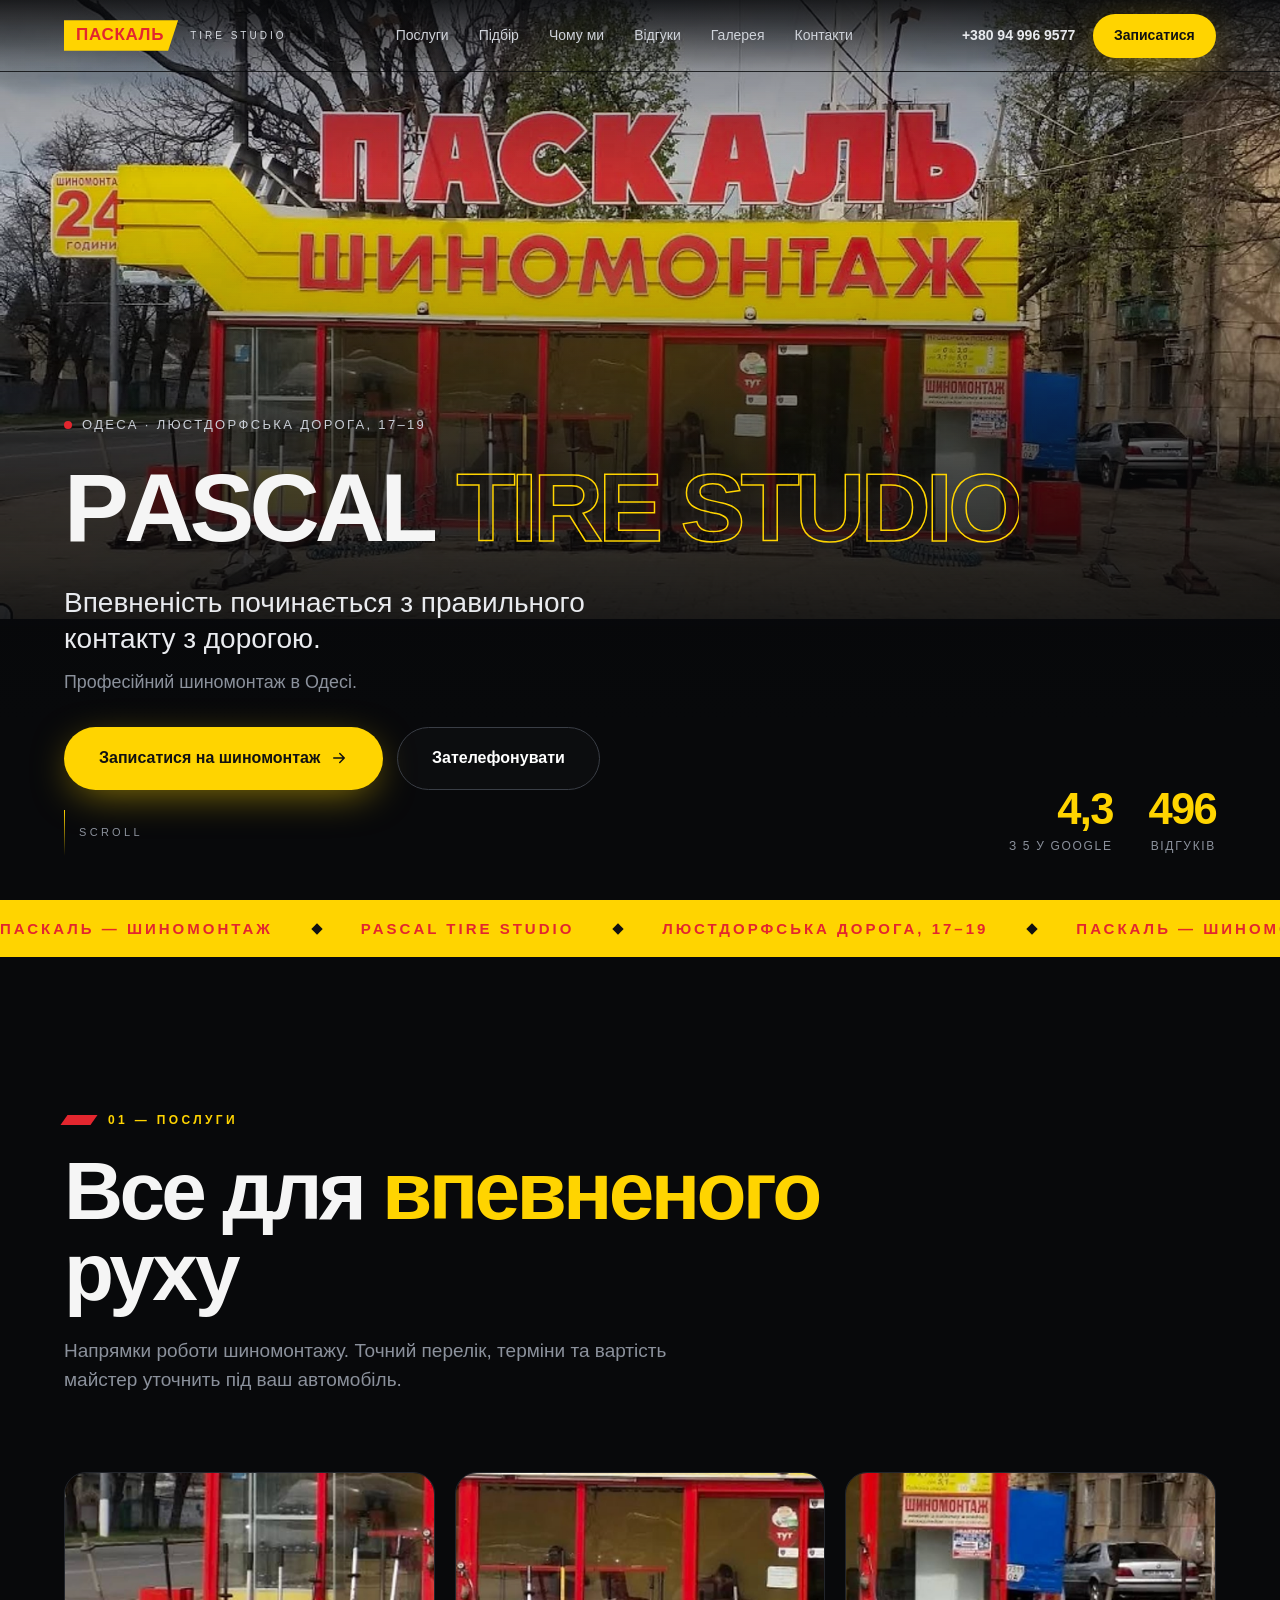
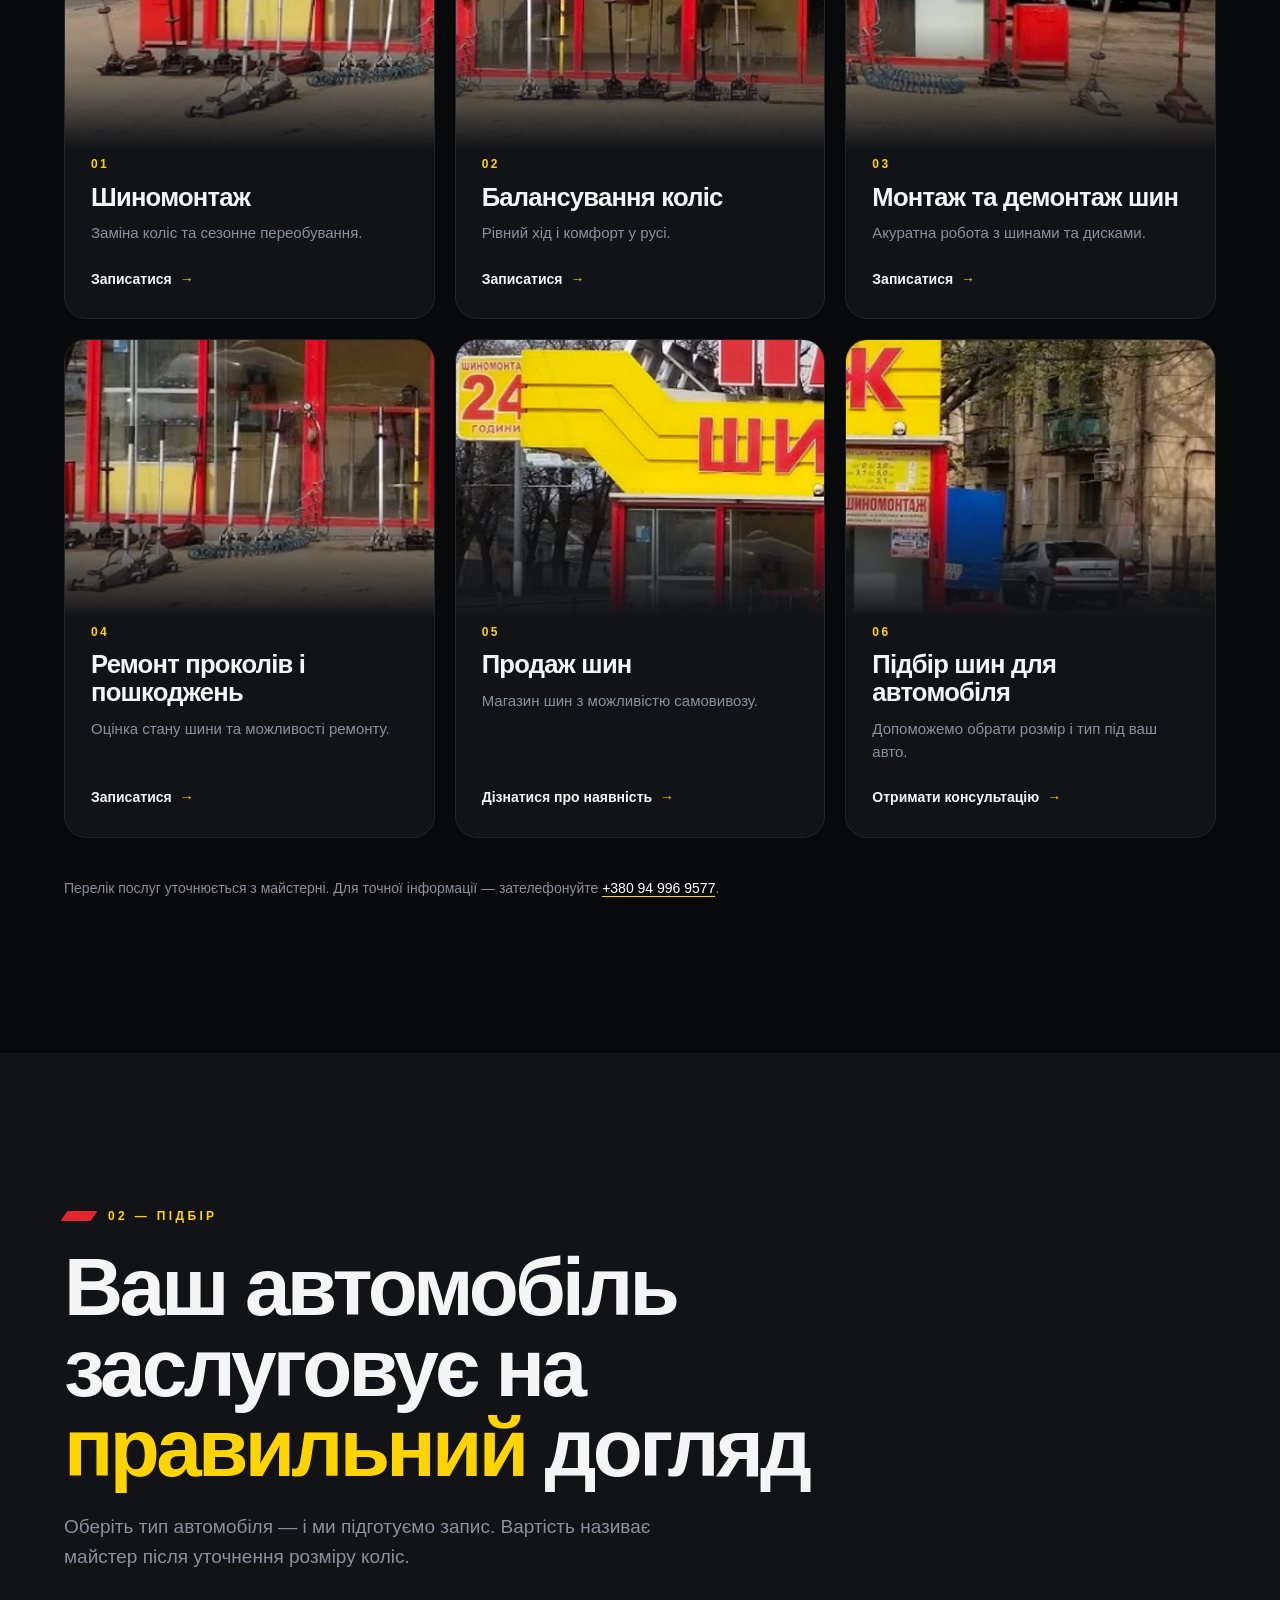
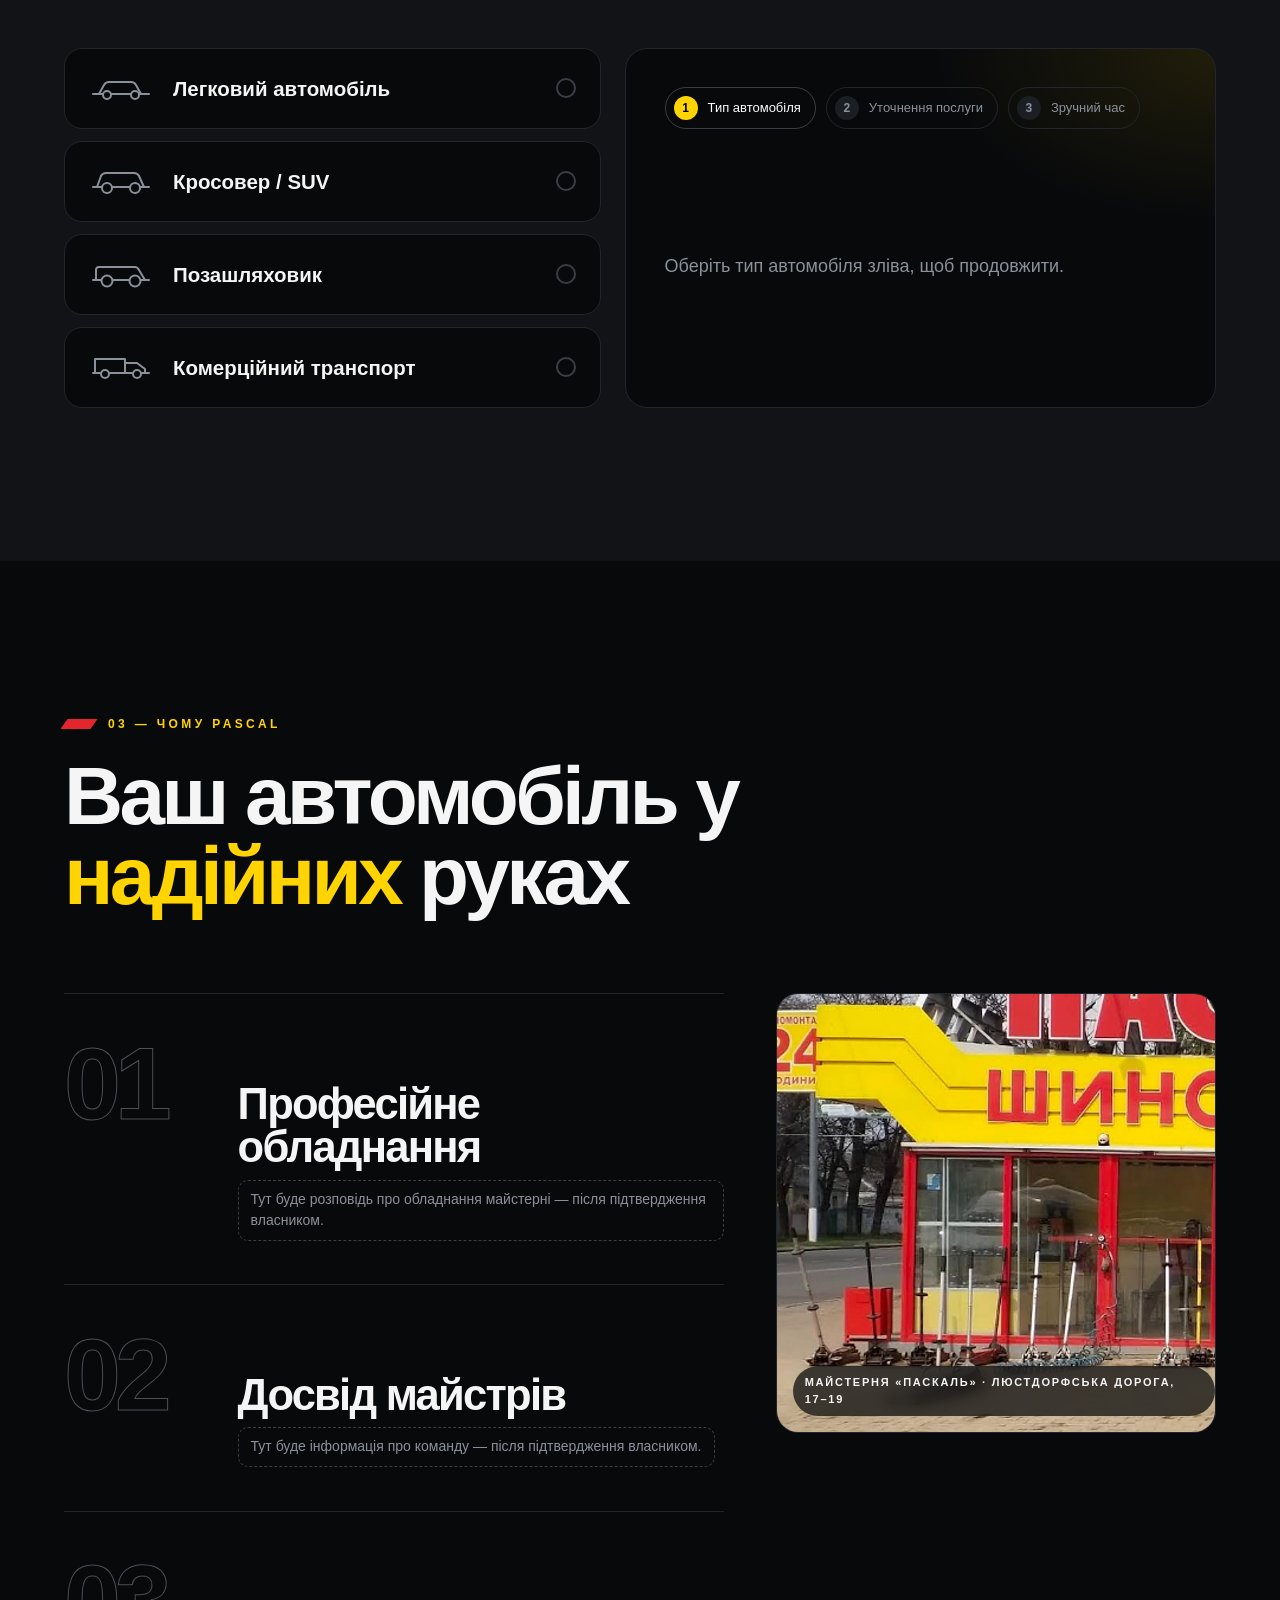
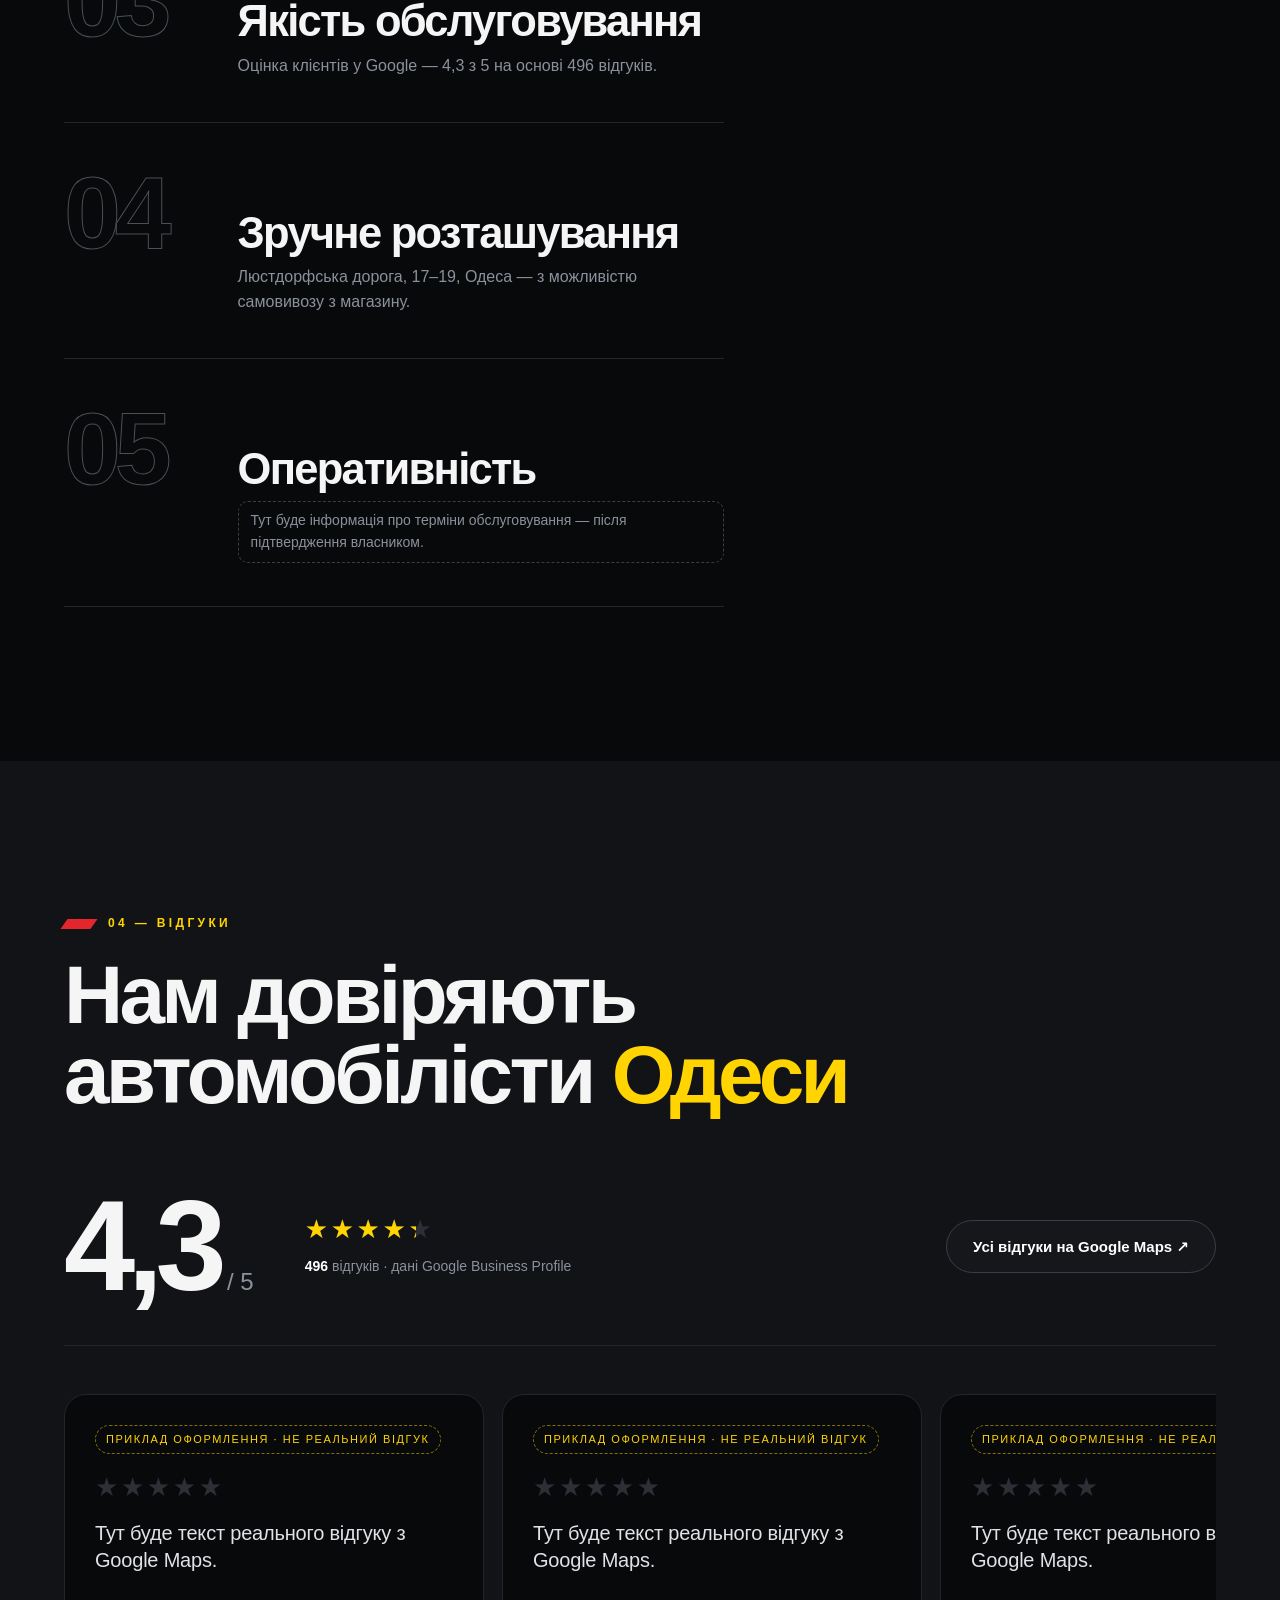
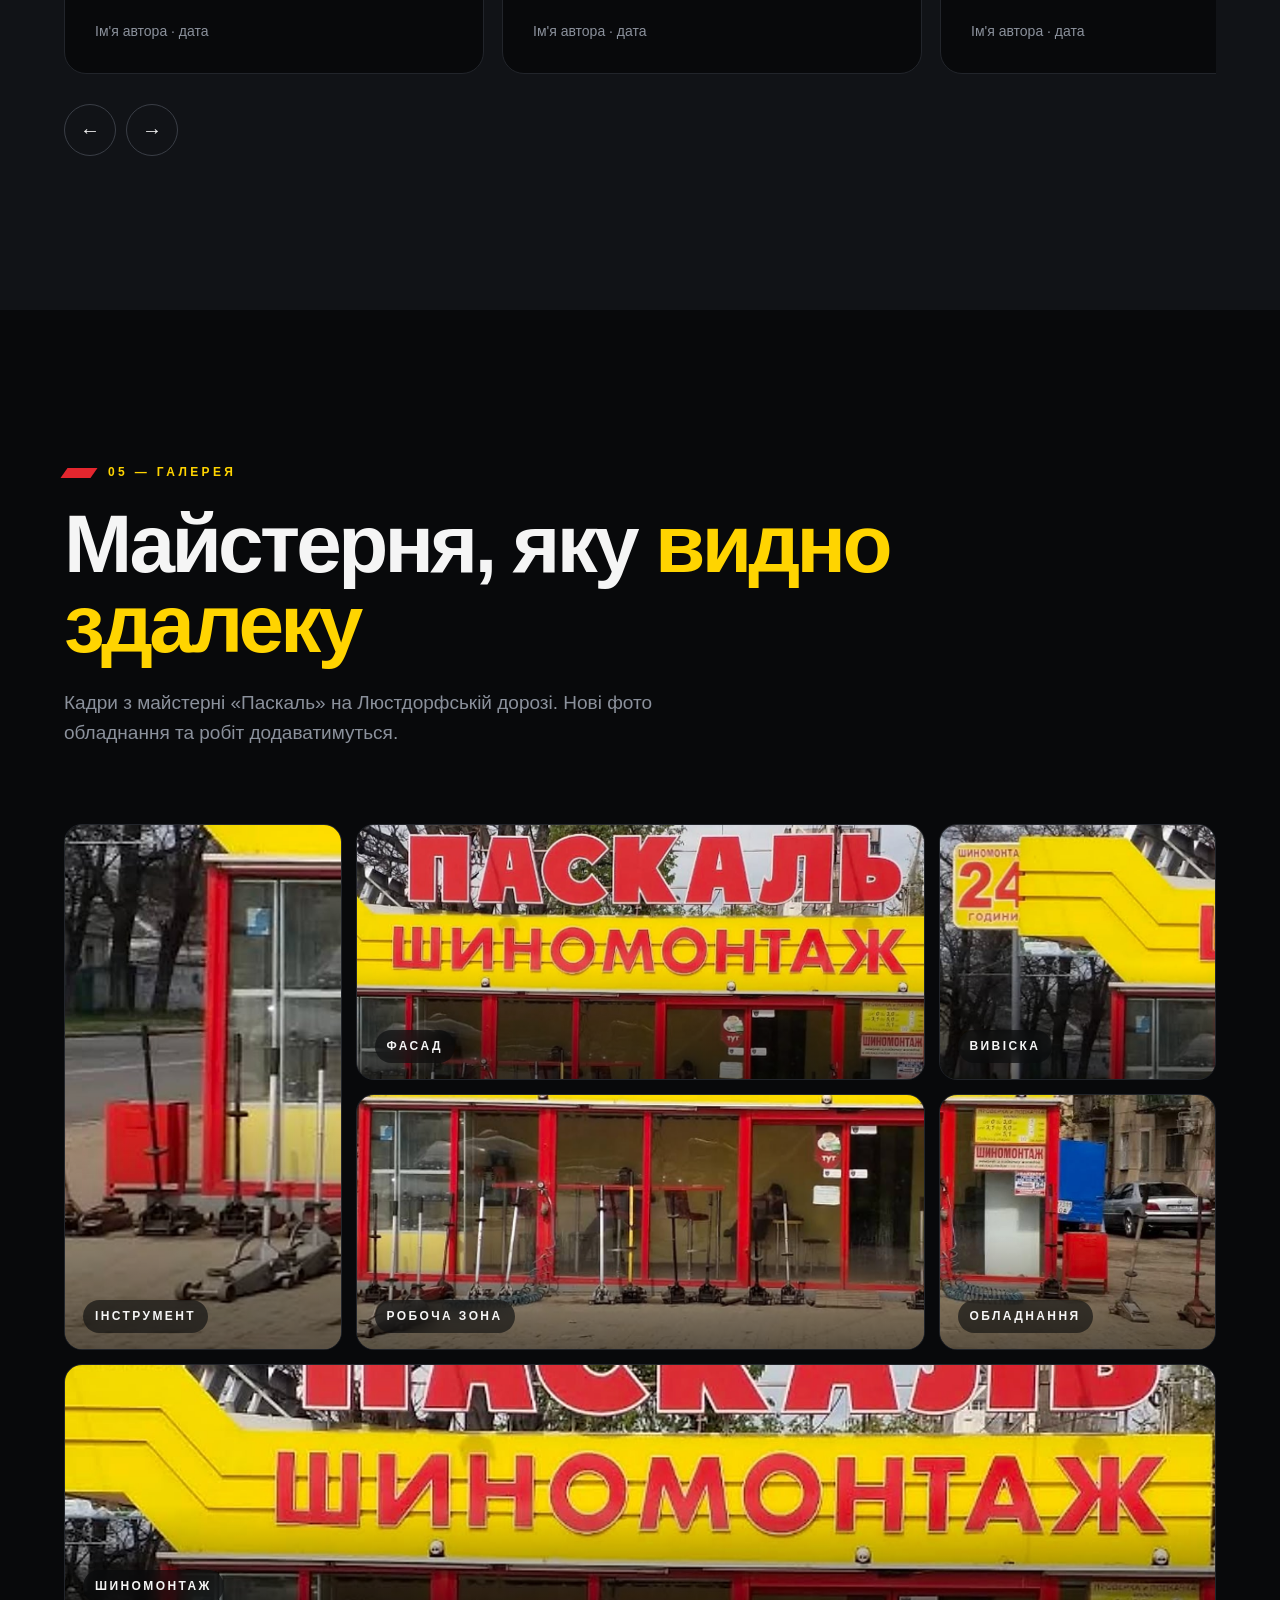
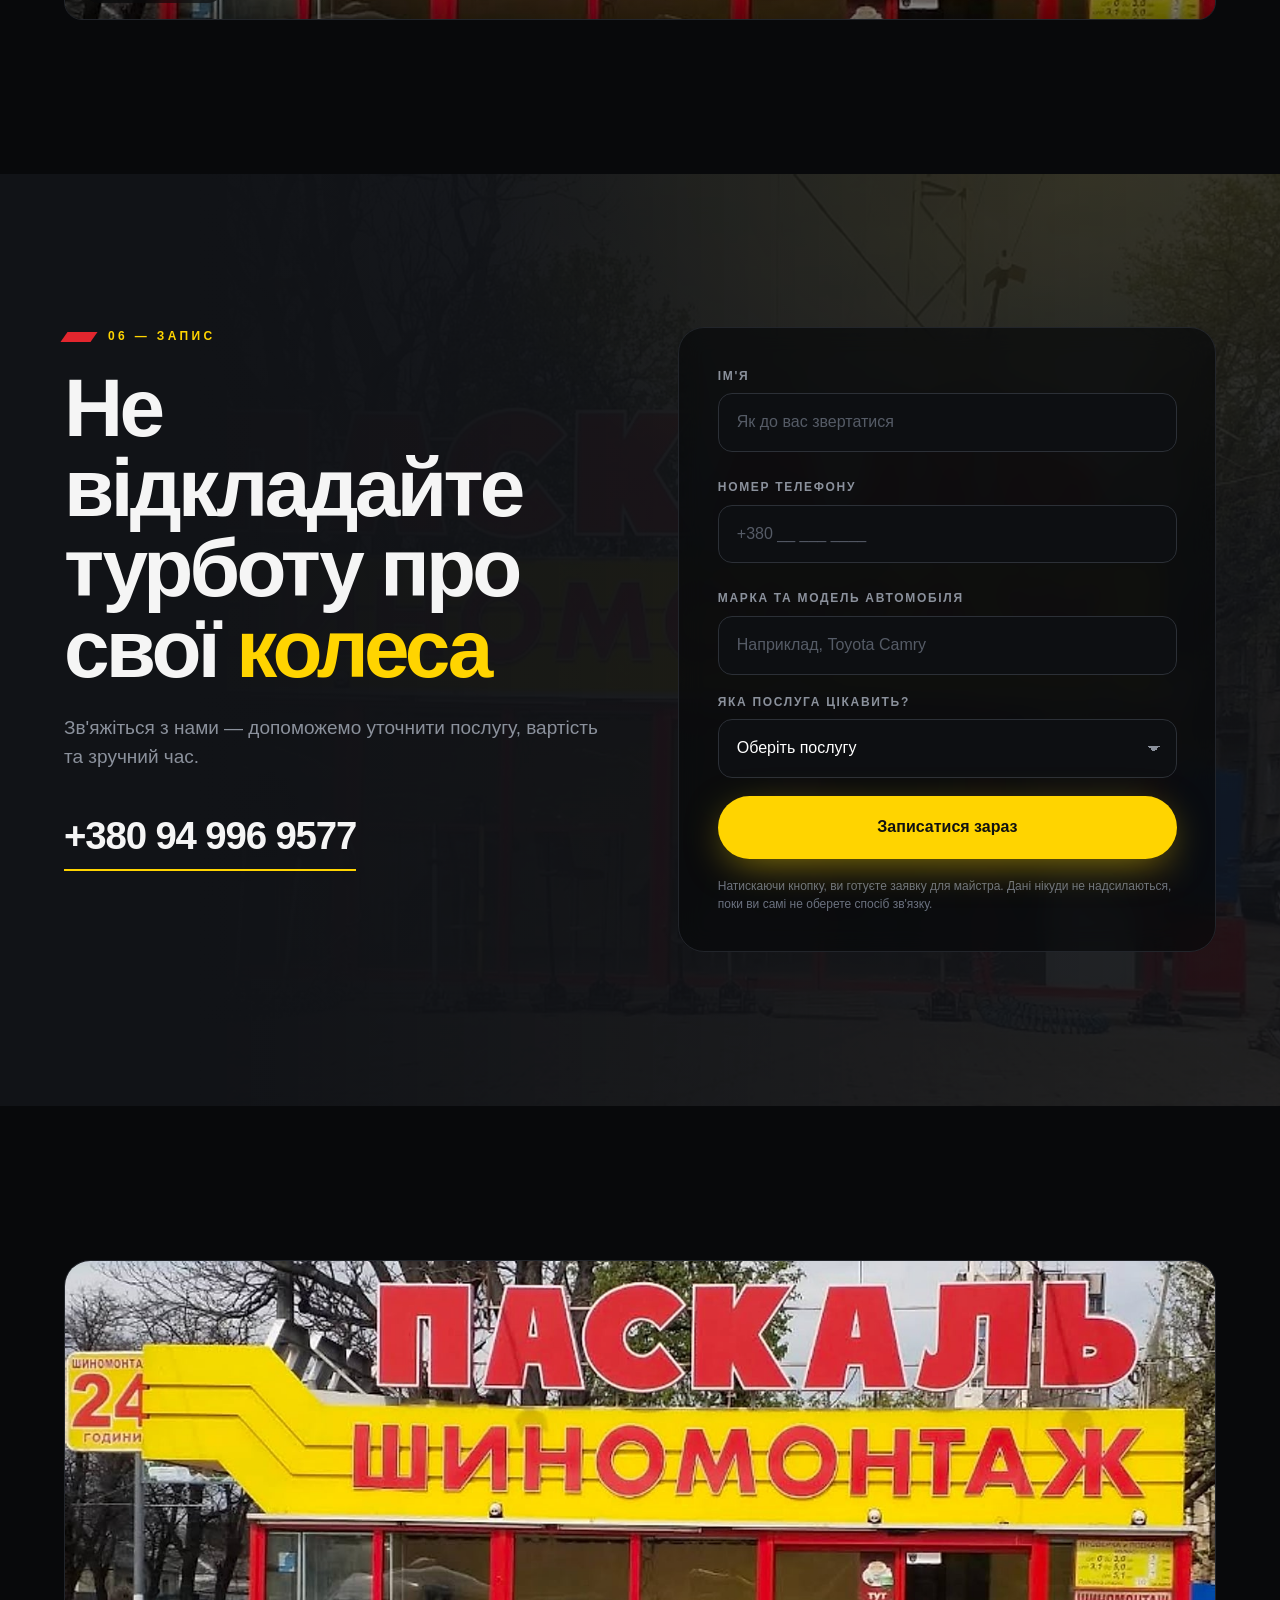
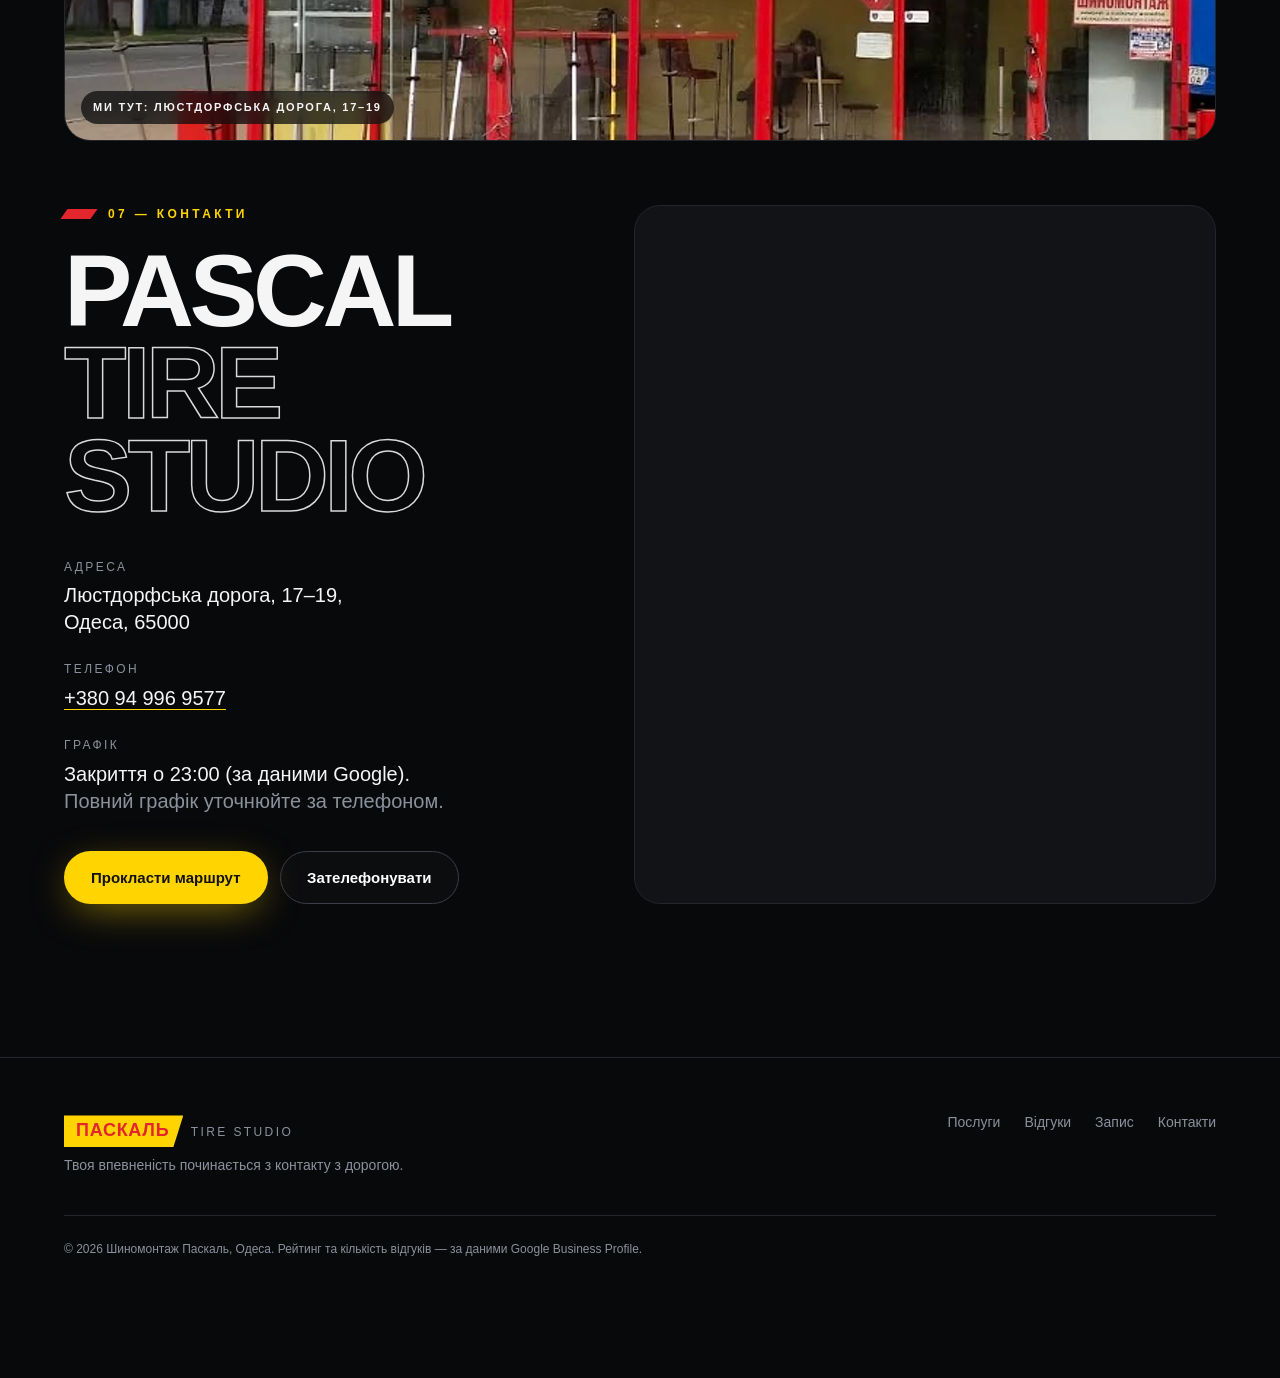
<file: pascal-site/index.html>
<!DOCTYPE html>
<html lang="uk">
<head>
<meta charset="utf-8">
<meta name="viewport" content="width=device-width, initial-scale=1, viewport-fit=cover">
<title>Шиномонтаж Одеса — Паскаль (Pascal Tire Studio) · Люстдорфська дорога, 17–19</title>
<meta name="description" content="Pascal Tire Studio — шиномонтаж і шини в Одесі на Люстдорфській дорозі, 17–19. Запишіться онлайн або зателефонуйте: +380 94 996 9577.">
<meta name="theme-color" content="#08090B">
<!-- ВЛАСНИКУ: замініть домен у canonical, og:url та sitemap.xml на реальний -->
<link rel="canonical" href="https://pascal-tire.example/">
<link rel="icon" href="assets/favicon.svg" type="image/svg+xml">
<meta property="og:type" content="website">
<meta property="og:locale" content="uk_UA">
<meta property="og:site_name" content="Pascal Tire Studio">
<meta property="og:title" content="Pascal Tire Studio — шиномонтаж в Одесі">
<meta property="og:description" content="Впевненість починається з правильного контакту з дорогою. Люстдорфська дорога, 17–19.">
<meta property="og:url" content="https://pascal-tire.example/">
<meta property="og:image" content="https://pascal-tire.example/assets/og.png">
<meta name="twitter:card" content="summary_large_image">
<link rel="alternate" hreflang="uk" href="https://pascal-tire.example/">
<link rel="preload" href="assets/photo/hero.jpg" as="image">
<link rel="stylesheet" href="css/styles.css">
<script>document.documentElement.classList.add('js')</script>
<script type="application/ld+json">
{
  "@context": "https://schema.org",
  "@type": ["TireShop", "AutoRepair"],
  "name": "Шиномонтаж Паскаль (Pascal Tire Studio)",
  "url": "https://pascal-tire.example/",
  "telephone": "+380949969577",
  "address": {
    "@type": "PostalAddress",
    "streetAddress": "Люстдорфська дорога, 17–19",
    "addressLocality": "Одеса",
    "postalCode": "65000",
    "addressCountry": "UA"
  },
  "areaServed": "Одеса"
}
</script>
</head>
<body>
<a class="skip" href="#main">До основного змісту</a>

<div class="preloader" id="preloader" aria-hidden="true">
  <div class="preloader__word"><span>P</span><span>A</span><span>S</span><span>C</span><span>A</span><span>L</span></div>
  <div class="preloader__line"></div>
</div>

<!-- ========== HEADER ========== -->
<header class="header" id="header">
  <a class="logo" href="#top" aria-label="Паскаль — Pascal Tire Studio, на початок"><span class="logo__plate">ПАСКАЛЬ</span><em>Tire Studio</em></a>
  <nav class="nav" aria-label="Основна навігація">
    <a href="#services">Послуги</a>
    <a href="#selector">Підбір</a>
    <a href="#why">Чому ми</a>
    <a href="#reviews">Відгуки</a>
    <a href="#gallery">Галерея</a>
    <a href="#contacts">Контакти</a>
  </nav>
  <div class="header__actions">
    <a class="header__phone" href="tel:+380949969577" data-track="phone_click" data-loc="header">+380 94 996 9577</a>
    <a class="btn btn--sm btn--accent magnetic" href="#booking" data-track="booking_click" data-loc="header">Записатися</a>
    <button class="burger" id="burger" aria-label="Відкрити меню" aria-expanded="false" aria-controls="mobile-menu"><span></span><span></span></button>
  </div>
</header>

<div class="mobile-menu" id="mobile-menu" hidden>
  <nav aria-label="Мобільна навігація">
    <a href="#services">Послуги</a>
    <a href="#selector">Підбір</a>
    <a href="#why">Чому ми</a>
    <a href="#reviews">Відгуки</a>
    <a href="#gallery">Галерея</a>
    <a href="#contacts">Контакти</a>
  </nav>
  <a class="btn btn--accent btn--block" href="#booking" data-track="booking_click" data-loc="mobile_menu">Записатися на шиномонтаж</a>
  <a class="btn btn--ghost btn--block" href="tel:+380949969577" data-track="phone_click" data-loc="mobile_menu">Зателефонувати</a>
</div>

<main id="main">

<!-- ========== HERO ========== -->
<section class="hero" id="top">
  <div class="hero__bg">
    <div class="hero__photo" data-parallax="0.28"><img class="hero__img" src="assets/photo/hero.jpg" alt="Шиномонтаж «Паскаль» на Люстдорфській дорозі в Одесі — фасад майстерні" width="2034" height="1078" fetchpriority="high"></div>
    <div class="hero__shade" aria-hidden="true"></div>
    <div class="hero__particles" id="particles" aria-hidden="true"></div>
  </div>

  <div class="hero__inner">
    <p class="eyebrow reveal-line"><span class="dot"></span>Одеса · Люстдорфська дорога, 17–19</p>
    <h1 class="hero__title" aria-label="Pascal Tire Studio — шиномонтаж в Одесі">
      <span class="split" data-split>PASCAL</span>
      <span class="split split--outline" data-split>TIRE STUDIO</span>
    </h1>
    <p class="hero__slogan reveal-line">Впевненість починається з правильного контакту з дорогою.</p>
    <p class="hero__sub reveal-line">Професійний шиномонтаж в Одесі.</p>
    <div class="hero__cta reveal-line">
      <a class="btn btn--accent btn--lg magnetic" href="#booking" data-track="booking_click" data-loc="hero">Записатися на шиномонтаж <svg width="18" height="18" viewBox="0 0 24 24" fill="none" stroke="currentColor" stroke-width="2" stroke-linecap="round" stroke-linejoin="round" aria-hidden="true"><path d="M5 12h14M13 6l6 6-6 6"/></svg></a>
      <a class="btn btn--ghost btn--lg magnetic" href="tel:+380949969577" data-track="phone_click" data-loc="hero">Зателефонувати</a>
    </div>
  </div>

  <div class="hero__meta" aria-label="Рейтинг у Google">
    <div><strong>4,3</strong><span>з 5 у Google</span></div>
    <div><strong>496</strong><span>відгуків</span></div>
  </div>
  <a class="scroll-hint" href="#services" aria-label="Прокрутити вниз"><span></span>Scroll</a>
</section>

<div class="marquee" aria-hidden="true">
  <div class="marquee__track">
    <span>ПАСКАЛЬ — ШИНОМОНТАЖ</span><i></i><span>PASCAL TIRE STUDIO</span><i></i><span>ЛЮСТДОРФСЬКА ДОРОГА, 17–19</span><i></i>
    <span>ПАСКАЛЬ — ШИНОМОНТАЖ</span><i></i><span>PASCAL TIRE STUDIO</span><i></i><span>ЛЮСТДОРФСЬКА ДОРОГА, 17–19</span><i></i>
  </div>
</div>

<!-- ========== SERVICES ========== -->
<section class="section" id="services">
  <div class="wrap">
    <header class="section__head reveal">
      <p class="kicker">01 — Послуги</p>
      <h2>Все для <span class="accent">впевненого</span> руху</h2>
      <p class="lead">Напрямки роботи шиномонтажу. Точний перелік, терміни та вартість майстер уточнить під ваш автомобіль.</p>
    </header>

    <!-- ВЛАСНИКУ: data-confirmed="false" — послугу ще не підтверджено; після підтвердження змініть на true і приберіть позначку -->
    <div class="cards">
      <article class="card reveal" data-confirmed="false" data-service="Шиномонтаж">
        <div class="card__img"><img loading="lazy" src="assets/photo/service-fitting.jpg" alt="Домкрати та інструмент для заміни коліс біля майстерні" width="800" height="600"></div>
        <div class="card__body"><span class="card__num">01</span><h3>Шиномонтаж</h3><p>Заміна коліс та сезонне переобування.</p>
        <a class="card__cta" href="#booking" data-pick="Шиномонтаж" data-track="booking_click" data-loc="service_fitting">Записатися <span aria-hidden="true">→</span></a></div>
      </article>
      <article class="card reveal" data-confirmed="false" data-service="Балансування коліс">
        <div class="card__img"><img loading="lazy" src="assets/photo/service-balance.jpg" alt="Робоча зона всередині майстерні «Паскаль»" width="800" height="600"></div>
        <div class="card__body"><span class="card__num">02</span><h3>Балансування коліс</h3><p>Рівний хід і комфорт у русі.</p>
        <a class="card__cta" href="#booking" data-pick="Балансування коліс" data-track="booking_click" data-loc="service_balance">Записатися <span aria-hidden="true">→</span></a></div>
      </article>
      <article class="card reveal" data-confirmed="false" data-service="Монтаж та демонтаж шин">
        <div class="card__img"><img loading="lazy" src="assets/photo/service-mount.jpg" alt="Домкрати та обладнання біля входу" width="800" height="600"></div>
        <div class="card__body"><span class="card__num">03</span><h3>Монтаж та демонтаж шин</h3><p>Акуратна робота з шинами та дисками.</p>
        <a class="card__cta" href="#booking" data-pick="Монтаж та демонтаж шин" data-track="booking_click" data-loc="service_mount">Записатися <span aria-hidden="true">→</span></a></div>
      </article>
      <article class="card reveal" data-confirmed="false" data-service="Ремонт проколів і пошкоджень">
        <div class="card__img"><img loading="lazy" src="assets/photo/service-repair.jpg" alt="Пневматичні шланги та домкрати на майданчику" width="800" height="600"></div>
        <div class="card__body"><span class="card__num">04</span><h3>Ремонт проколів і пошкоджень</h3><p>Оцінка стану шини та можливості ремонту.</p>
        <a class="card__cta" href="#booking" data-pick="Ремонт проколів і пошкоджень" data-track="booking_click" data-loc="service_repair">Записатися <span aria-hidden="true">→</span></a></div>
      </article>
      <article class="card reveal" data-confirmed="false" data-service="Продаж шин">
        <div class="card__img"><img loading="lazy" src="assets/photo/service-sale.jpg" alt="Вивіска «Паскаль · Шиномонтаж» зі значком «24 години»" width="800" height="600"></div>
        <div class="card__body"><span class="card__num">05</span><h3>Продаж шин</h3><p>Магазин шин з можливістю самовивозу.</p>
        <a class="card__cta" href="#booking" data-pick="Продаж шин" data-track="booking_click" data-loc="service_sale">Дізнатися про наявність <span aria-hidden="true">→</span></a></div>
      </article>
      <article class="card reveal" data-confirmed="false" data-service="Підбір шин для автомобіля">
        <div class="card__img"><img loading="lazy" src="assets/photo/service-select.jpg" alt="Вид на майстерню та будинок поруч на Люстдорфській дорозі" width="800" height="600"></div>
        <div class="card__body"><span class="card__num">06</span><h3>Підбір шин для автомобіля</h3><p>Допоможемо обрати розмір і тип під ваш авто.</p>
        <a class="card__cta" href="#booking" data-pick="Підбір шин для автомобіля" data-track="booking_click" data-loc="service_select">Отримати консультацію <span aria-hidden="true">→</span></a></div>
      </article>
    </div>
    <p class="note reveal">Перелік послуг уточнюється з майстерні. Для точної інформації — зателефонуйте <a href="tel:+380949969577" data-track="phone_click" data-loc="services_note">+380 94 996 9577</a>.</p>
  </div>
</section>

<!-- ========== INTERACTIVE SELECTOR ========== -->
<section class="section section--alt" id="selector">
  <div class="wrap selector">
    <header class="section__head reveal">
      <p class="kicker">02 — Підбір</p>
      <h2>Ваш автомобіль заслуговує на <span class="accent">правильний</span> догляд</h2>
      <p class="lead">Оберіть тип автомобіля — і ми підготуємо запис. Вартість називає майстер після уточнення розміру коліс.</p>
    </header>

    <div class="selector__grid reveal">
      <div class="selector__options" role="radiogroup" aria-label="Тип автомобіля">
        <button class="opt" role="radio" aria-checked="false" data-vehicle="Легковий автомобіль" data-copy="Уточнимо розмір коліс, тип дисків та сезонність.">
          <svg viewBox="0 0 64 32" aria-hidden="true"><path d="M4 22h56M10 22l5-9c1-2 3-3 5-3h22c2 0 4 1 5 3l5 9" fill="none" stroke="currentColor" stroke-width="2" stroke-linecap="round" stroke-linejoin="round"/><circle cx="18" cy="23" r="4" fill="#08090b" stroke="currentColor" stroke-width="2"/><circle cx="46" cy="23" r="4" fill="#08090b" stroke="currentColor" stroke-width="2"/></svg>
          <span>Легковий автомобіль</span><i aria-hidden="true"></i></button>
        <button class="opt" role="radio" aria-checked="false" data-vehicle="Кросовер / SUV" data-copy="Більші колеса — підкажемо, що важливо врахувати при монтажі.">
          <svg viewBox="0 0 64 32" aria-hidden="true"><path d="M4 22h56M8 22l4-11c1-2 3-3 5-3h28c2 0 4 1 5 3l5 11" fill="none" stroke="currentColor" stroke-width="2" stroke-linecap="round" stroke-linejoin="round"/><circle cx="18" cy="23" r="5" fill="#08090b" stroke="currentColor" stroke-width="2"/><circle cx="46" cy="23" r="5" fill="#08090b" stroke="currentColor" stroke-width="2"/></svg>
          <span>Кросовер / SUV</span><i aria-hidden="true"></i></button>
        <button class="opt" role="radio" aria-checked="false" data-vehicle="Позашляховик" data-copy="Уточнимо тип шин, розмір та особливості дисків.">
          <svg viewBox="0 0 64 32" aria-hidden="true"><path d="M4 22h56M7 22V12c0-2 1-3 3-3h36c2 0 3 1 4 3l6 10" fill="none" stroke="currentColor" stroke-width="2" stroke-linecap="round" stroke-linejoin="round"/><circle cx="18" cy="23" r="5.5" fill="#08090b" stroke="currentColor" stroke-width="2"/><circle cx="46" cy="23" r="5.5" fill="#08090b" stroke="currentColor" stroke-width="2"/></svg>
          <span>Позашляховик</span><i aria-hidden="true"></i></button>
        <button class="opt" role="radio" aria-checked="false" data-vehicle="Комерційний транспорт" data-copy="Майстер уточнить розмір, навантаження та можливість обслуговування.">
          <svg viewBox="0 0 64 32" aria-hidden="true"><path d="M4 22h56M6 22V8h30v14M36 12h12l8 6v4" fill="none" stroke="currentColor" stroke-width="2" stroke-linecap="round" stroke-linejoin="round"/><circle cx="16" cy="23" r="4" fill="#08090b" stroke="currentColor" stroke-width="2"/><circle cx="48" cy="23" r="4" fill="#08090b" stroke="currentColor" stroke-width="2"/></svg>
          <span>Комерційний транспорт</span><i aria-hidden="true"></i></button>
      </div>

      <div class="selector__panel" id="selector-panel" aria-live="polite">
        <ol class="steps">
          <li class="is-on" data-step="1"><b>1</b>Тип автомобіля</li>
          <li data-step="2"><b>2</b>Уточнення послуги</li>
          <li data-step="3"><b>3</b>Зручний час</li>
        </ol>
        <div class="selector__result">
          <p class="selector__idle" id="selector-idle">Оберіть тип автомобіля зліва, щоб продовжити.</p>
          <div class="selector__done" id="selector-done" hidden>
            <h3 id="selector-title"></h3>
            <p id="selector-copy"></p>
            <div class="selector__actions">
              <a class="btn btn--accent magnetic" id="selector-book" href="#booking" data-track="booking_click" data-loc="selector">Записатися</a>
              <a class="btn btn--ghost magnetic" href="tel:+380949969577" data-track="phone_click" data-loc="selector">Зателефонувати майстру</a>
            </div>
          </div>
        </div>
      </div>
    </div>
  </div>
</section>

<!-- ========== WHY ========== -->
<section class="section" id="why">
  <div class="wrap">
    <header class="section__head reveal">
      <p class="kicker">03 — Чому Pascal</p>
      <h2>Ваш автомобіль у <span class="accent">надійних</span> руках</h2>
    </header>
    <!-- ВЛАСНИКУ: блоки з data-placeholder="true" — тимчасові. Додайте підтверджені факти (обладнання, досвід тощо) без вигаданих цифр -->
    <div class="why-grid">
    <ul class="why">
      <li class="why__item reveal" data-placeholder="true"><span class="why__n">01</span><div><h3>Професійне обладнання</h3><p class="ph">Тут буде розповідь про обладнання майстерні — після підтвердження власником.</p></div></li>
      <li class="why__item reveal" data-placeholder="true"><span class="why__n">02</span><div><h3>Досвід майстрів</h3><p class="ph">Тут буде інформація про команду — після підтвердження власником.</p></div></li>
      <li class="why__item reveal"><span class="why__n">03</span><div><h3>Якість обслуговування</h3><p>Оцінка клієнтів у Google — 4,3 з 5 на основі 496 відгуків.</p></div></li>
      <li class="why__item reveal"><span class="why__n">04</span><div><h3>Зручне розташування</h3><p>Люстдорфська дорога, 17–19, Одеса — з можливістю самовивозу з магазину.</p></div></li>
      <li class="why__item reveal" data-placeholder="true"><span class="why__n">05</span><div><h3>Оперативність</h3><p class="ph">Тут буде інформація про терміни обслуговування — після підтвердження власником.</p></div></li>
    </ul>
    <figure class="why__photo reveal"><img loading="lazy" src="assets/photo/why.jpg" alt="Домкрати та обладнання майстерні «Паскаль»" width="800" height="800"><figcaption>Майстерня «Паскаль» · Люстдорфська дорога, 17–19</figcaption></figure>
    </div>
  </div>
</section>

<!-- ========== REVIEWS ========== -->
<section class="section section--alt" id="reviews">
  <div class="wrap">
    <header class="section__head reveal">
      <p class="kicker">04 — Відгуки</p>
      <h2>Нам довіряють автомобілісти <span class="accent">Одеси</span></h2>
    </header>

    <div class="rating reveal">
      <div class="rating__score"><strong data-count="4.3" data-decimals="1">4,3</strong><span>/ 5</span></div>
      <div class="rating__stars" aria-label="Рейтинг 4,3 з 5">
        <div class="stars" style="--rate:86%"><span>★★★★★</span><span>★★★★★</span></div>
        <p><b data-count="496">496</b> відгуків · дані Google Business Profile</p>
      </div>
      <a class="btn btn--ghost" target="_blank" rel="noopener" href="https://www.google.com/maps/search/?api=1&query=%D0%9B%D1%8E%D1%81%D1%82%D0%B4%D0%BE%D1%80%D1%84%D1%81%D1%8C%D0%BA%D0%B0+%D0%B4%D0%BE%D1%80%D0%BE%D0%B3%D0%B0+17-19+%D0%9E%D0%B4%D0%B5%D1%81%D0%B0+%D0%A8%D0%B8%D0%BD%D0%BE%D0%BC%D0%BE%D0%BD%D1%82%D0%B0%D0%B6+%D0%9F%D0%B0%D1%81%D0%BA%D0%B0%D0%BB%D1%8C" data-track="reviews_link">Усі відгуки на Google Maps ↗</a>
    </div>

    <!-- ВЛАСНИКУ: замініть демо-картки на реальні публічні відгуки (автор, дата, оцінка, текст) -->
    <div class="carousel reveal" id="carousel">
      <div class="carousel__track" tabindex="0" aria-label="Відгуки клієнтів">
        <figure class="quote quote--demo"><span class="quote__tag">Приклад оформлення · не реальний відгук</span><div class="stars stars--dim" style="--rate:0%"><span>★★★★★</span><span>★★★★★</span></div><blockquote>Тут буде текст реального відгуку з Google Maps.</blockquote><figcaption>Ім'я автора · дата</figcaption></figure>
        <figure class="quote quote--demo"><span class="quote__tag">Приклад оформлення · не реальний відгук</span><div class="stars stars--dim" style="--rate:0%"><span>★★★★★</span><span>★★★★★</span></div><blockquote>Тут буде текст реального відгуку з Google Maps.</blockquote><figcaption>Ім'я автора · дата</figcaption></figure>
        <figure class="quote quote--demo"><span class="quote__tag">Приклад оформлення · не реальний відгук</span><div class="stars stars--dim" style="--rate:0%"><span>★★★★★</span><span>★★★★★</span></div><blockquote>Тут буде текст реального відгуку з Google Maps.</blockquote><figcaption>Ім'я автора · дата</figcaption></figure>
        <figure class="quote quote--demo"><span class="quote__tag">Приклад оформлення · не реальний відгук</span><div class="stars stars--dim" style="--rate:0%"><span>★★★★★</span><span>★★★★★</span></div><blockquote>Тут буде текст реального відгуку з Google Maps.</blockquote><figcaption>Ім'я автора · дата</figcaption></figure>
      </div>
      <div class="carousel__nav">
        <button class="round" data-dir="-1" aria-label="Попередній відгук">←</button>
        <button class="round" data-dir="1" aria-label="Наступний відгук">→</button>
      </div>
    </div>
  </div>
</section>

<!-- ========== GALLERY ========== -->
<section class="section" id="gallery">
  <div class="wrap">
    <header class="section__head reveal">
      <p class="kicker">05 — Галерея</p>
      <h2>Майстерня, яку <span class="accent">видно здалеку</span></h2>
      <p class="lead">Кадри з майстерні «Паскаль» на Люстдорфській дорозі. Нові фото обладнання та робіт додаватимуться.</p>
    </header>
    <div class="gallery">
      <button class="g g--tall reveal" data-lb="0"><img loading="lazy" src="assets/photo/gallery-1.jpg" alt="Домкрати та інструмент біля майстерні" width="520" height="709"><span>Інструмент</span></button>
      <button class="g g--wide reveal" data-lb="1"><img loading="lazy" src="assets/photo/gallery-2.jpg" alt="Фасад майстерні з вивіскою «Паскаль»" width="1200" height="600"><span>Фасад</span></button>
      <button class="g reveal" data-lb="2"><img loading="lazy" src="assets/photo/gallery-3.jpg" alt="Значок «Шиномонтаж 24 години» на вивісці" width="660" height="660"><span>Вивіска</span></button>
      <button class="g g--wide reveal" data-lb="3"><img loading="lazy" src="assets/photo/gallery-4.jpg" alt="Скляна вітрина та робоча зона всередині" width="1200" height="598"><span>Робоча зона</span></button>
      <button class="g reveal" data-lb="4"><img loading="lazy" src="assets/photo/gallery-5.jpg" alt="Домкрати та червона скриня з інструментом" width="780" height="717"><span>Обладнання</span></button>
      <button class="g g--full reveal" data-lb="5"><img loading="lazy" src="assets/photo/gallery-6.jpg" alt="Жовта вивіска «Шиномонтаж»" width="1440" height="310"><span>Шиномонтаж</span></button>
    </div>
  </div>
</section>

<!-- ========== BOOKING ========== -->
<section class="section section--booking" id="booking">
  <div class="wrap booking">
    <header class="section__head reveal">
      <p class="kicker">06 — Запис</p>
      <h2>Не відкладайте турботу про свої <span class="accent">колеса</span></h2>
      <p class="lead">Зв'яжіться з нами — допоможемо уточнити послугу, вартість та зручний час.</p>
      <a class="booking__phone" href="tel:+380949969577" data-track="phone_click" data-loc="booking">+380 94 996 9577</a>
    </header>

    <div class="booking__box reveal">
      <form id="booking-form" novalidate>
        <div class="field"><label for="f-name">Ім'я</label><input id="f-name" name="name" type="text" autocomplete="name" placeholder="Як до вас звертатися" required><small class="err" data-err="name"></small></div>
        <div class="field"><label for="f-phone">Номер телефону</label><input id="f-phone" name="phone" type="tel" inputmode="tel" autocomplete="tel" placeholder="+380 __ ___ ____" required><small class="err" data-err="phone"></small></div>
        <div class="field"><label for="f-car">Марка та модель автомобіля</label><input id="f-car" name="car" type="text" autocomplete="off" placeholder="Наприклад, Toyota Camry"></div>
        <div class="field"><label for="f-service">Яка послуга цікавить?</label>
          <select id="f-service" name="service">
            <option value="">Оберіть послугу</option>
            <option>Шиномонтаж</option>
            <option>Балансування коліс</option>
            <option>Монтаж та демонтаж шин</option>
            <option>Ремонт проколів і пошкоджень</option>
            <option>Продаж шин</option>
            <option>Підбір шин для автомобіля</option>
            <option>Потрібна консультація</option>
          </select></div>
        <input type="hidden" name="vehicle" id="f-vehicle">
        <button class="btn btn--accent btn--lg btn--block magnetic" type="submit" data-track="form_submit_click">Записатися зараз</button>
        <p class="fine">Натискаючи кнопку, ви готуєте заявку для майстра. Дані нікуди не надсилаються, поки ви самі не оберете спосіб зв'язку.</p>
      </form>

      <div class="booking__done" id="booking-done" hidden tabindex="-1">
        <div class="tick" aria-hidden="true"><svg viewBox="0 0 24 24" width="30" height="30" fill="none" stroke="currentColor" stroke-width="2.4" stroke-linecap="round" stroke-linejoin="round"><path d="M5 12.5l4.5 4.5L19 7.5"/></svg></div>
        <h3 id="done-title">Заявку підготовлено</h3>
        <p id="done-text">Щоб майстер її отримав, оберіть зручний спосіб зв'язку:</p>
        <pre class="done__msg" id="done-msg"></pre>
        <div class="done__actions" id="done-actions"></div>
        <button class="linkbtn" id="done-back" type="button">← Змінити дані</button>
      </div>
    </div>
  </div>
</section>

<!-- ========== CONTACTS ========== -->
<section class="section contacts" id="contacts">
  <div class="wrap">
    <figure class="contacts__photo reveal"><img loading="lazy" src="assets/photo/contact.jpg" alt="Майстерня «Паскаль» — Люстдорфська дорога, 17–19, Одеса" width="1580" height="660"><figcaption>Ми тут: Люстдорфська дорога, 17–19</figcaption></figure>
  </div>
  <div class="wrap contacts__grid">
    <div class="reveal">
      <p class="kicker">07 — Контакти</p>
      <h2 class="contacts__brand">PASCAL<br><span>TIRE STUDIO</span></h2>
      <dl class="contacts__list">
        <div><dt>Адреса</dt><dd>Люстдорфська дорога, 17–19,<br>Одеса, 65000</dd></div>
        <div><dt>Телефон</dt><dd><a href="tel:+380949969577" data-track="phone_click" data-loc="contacts">+380 94 996 9577</a></dd></div>
        <div><dt>Графік</dt><dd>Закриття о 23:00 (за даними Google).<br><span class="muted">Повний графік уточнюйте за телефоном.</span></dd></div>
      </dl>
      <div class="contacts__actions">
        <a class="btn btn--accent magnetic" target="_blank" rel="noopener" href="https://www.google.com/maps/dir/?api=1&destination=%D0%9B%D1%8E%D1%81%D1%82%D0%B4%D0%BE%D1%80%D1%84%D1%81%D1%8C%D0%BA%D0%B0+%D0%B4%D0%BE%D1%80%D0%BE%D0%B3%D0%B0+17-19+%D0%9E%D0%B4%D0%B5%D1%81%D0%B0" data-track="route_click">Прокласти маршрут</a>
        <a class="btn btn--ghost magnetic" href="tel:+380949969577" data-track="phone_click" data-loc="contacts_btn">Зателефонувати</a>
      </div>
    </div>
    <div class="map reveal">
      <iframe title="Карта: Pascal Tire Studio, Люстдорфська дорога, 17–19, Одеса" loading="lazy" referrerpolicy="no-referrer-when-downgrade"
        src="https://www.google.com/maps?q=%D0%9B%D1%8E%D1%81%D1%82%D0%B4%D0%BE%D1%80%D1%84%D1%81%D1%8C%D0%BA%D0%B0%20%D0%B4%D0%BE%D1%80%D0%BE%D0%B3%D0%B0%2017-19%20%D0%9E%D0%B4%D0%B5%D1%81%D0%B0&hl=uk&z=16&output=embed"></iframe>
    </div>
  </div>
</section>
</main>

<!-- ========== FOOTER ========== -->
<footer class="footer">
  <div class="wrap footer__in">
    <div>
      <strong class="footer__logo"><span class="logo__plate">ПАСКАЛЬ</span> <em>Tire Studio</em></strong>
      <p>Твоя впевненість починається з контакту з дорогою.</p>
    </div>
    <nav aria-label="Підвал"><a href="#services">Послуги</a><a href="#reviews">Відгуки</a><a href="#booking">Запис</a><a href="#contacts">Контакти</a></nav>
    <p class="footer__copy">© <span id="year">2026</span> Шиномонтаж Паскаль, Одеса. Рейтинг та кількість відгуків — за даними Google Business Profile.</p>
  </div>
</footer>

<!-- Fixed mobile bar -->
<div class="callbar" id="callbar">
  <a class="callbar__call" href="tel:+380949969577" data-track="phone_click" data-loc="sticky"><svg width="20" height="20" viewBox="0 0 24 24" fill="none" stroke="currentColor" stroke-width="2" stroke-linecap="round" stroke-linejoin="round" aria-hidden="true"><path d="M22 16.9v3a2 2 0 0 1-2.2 2 19.8 19.8 0 0 1-8.6-3.1 19.5 19.5 0 0 1-6-6A19.8 19.8 0 0 1 2.1 4.2 2 2 0 0 1 4.1 2h3a2 2 0 0 1 2 1.7c.1 1 .4 1.9.7 2.8a2 2 0 0 1-.5 2.1L8.1 9.9a16 16 0 0 0 6 6l1.3-1.3a2 2 0 0 1 2.1-.4c.9.3 1.8.6 2.8.7a2 2 0 0 1 1.7 2z"/></svg>Зателефонувати</a>
  <a class="callbar__book" href="#booking" data-track="booking_click" data-loc="sticky">Записатися</a>
</div>

<!-- Lightbox -->
<dialog class="lightbox" id="lightbox" aria-label="Галерея">
  <button class="lightbox__close" aria-label="Закрити">✕</button>
  <button class="lightbox__nav lightbox__nav--prev" aria-label="Попереднє фото">←</button>
  <figure><img id="lb-img" alt=""><figcaption id="lb-cap"></figcaption></figure>
  <button class="lightbox__nav lightbox__nav--next" aria-label="Наступне фото">→</button>
</dialog>

<script src="js/config.js"></script>
<script src="js/main.js" defer></script>
</body>
</html>
</file>
<file: css/styles.css>
:root{
  --bg:#08090B; --bg2:#111317; --line:#22252b; --txt:#F5F5F5; --mut:#8b919c; --accent:#FFD400; --accent2:#FFE45C; --red:#E3262E;
  --font:"Inter","Helvetica Neue",Helvetica,Arial,system-ui,-apple-system,"Segoe UI",Roboto,sans-serif;
  --ease:cubic-bezier(.2,.7,.1,1);
  --pad:clamp(20px,5vw,72px);
  --h:72px;
}
*,*::before,*::after{box-sizing:border-box}
html{scroll-behavior:smooth;scroll-padding-top:var(--h);-webkit-text-size-adjust:100%}
body{margin:0;background:var(--bg);color:var(--txt);font-family:var(--font);font-size:16px;line-height:1.55;overflow-x:hidden;-webkit-font-smoothing:antialiased}
img{max-width:100%;display:block}
a{color:inherit;text-decoration:none}
button{font:inherit;color:inherit;background:none;border:0;cursor:pointer}
h1,h2,h3{margin:0;font-weight:800;letter-spacing:-.03em;line-height:1}
p{margin:0}
:focus-visible{outline:2px solid var(--accent);outline-offset:3px}
.skip{position:fixed;left:12px;top:-60px;z-index:200;background:var(--accent);color:#000;padding:10px 16px;border-radius:8px;font-weight:700}
.skip:focus{top:12px}
.wrap{max-width:1280px;margin:0 auto;padding:0 var(--pad)}
.accent{color:var(--accent)}
.muted{color:var(--mut)}

/* Preloader */
.preloader{position:fixed;inset:0;z-index:300;background:var(--bg);display:grid;place-content:center;gap:22px;justify-items:center;transition:transform .9s var(--ease) .1s,visibility 0s 1s}
.preloader__word{display:flex;gap:.12em;font-weight:800;font-size:clamp(34px,8vw,84px);letter-spacing:.02em}
.preloader__word span{opacity:0;transform:translateY(30px);animation:up .7s var(--ease) forwards}
.preloader__word span:nth-child(2){animation-delay:.06s}.preloader__word span:nth-child(3){animation-delay:.12s}.preloader__word span:nth-child(4){animation-delay:.18s}.preloader__word span:nth-child(5){animation-delay:.24s}.preloader__word span:nth-child(6){animation-delay:.3s}
.preloader__line{width:min(260px,50vw);height:2px;background:var(--line);position:relative;overflow:hidden}
.preloader__line::after{content:"";position:absolute;inset:0;background:var(--accent);transform:translateX(-100%);animation:load 1s var(--ease) .2s forwards}
.preloader.is-done{transform:translateY(-100%);visibility:hidden}
@keyframes up{to{opacity:1;transform:none}}
@keyframes load{to{transform:none}}
html:not(.js) .preloader{display:none}

/* Header */
.header{position:fixed;inset:0 0 auto;z-index:100;height:var(--h);display:flex;align-items:center;justify-content:space-between;gap:24px;padding:0 var(--pad);transition:background .4s,backdrop-filter .4s,border-color .4s;border-bottom:1px solid transparent}
.header.is-scrolled{background:rgba(8,9,11,.78);backdrop-filter:blur(16px);-webkit-backdrop-filter:blur(16px);border-color:var(--line)}
.logo{display:flex;align-items:center;gap:10px;font-weight:800;letter-spacing:.06em;font-size:18px}
.logo em{display:block;font-style:normal;font-weight:500;font-size:10px;letter-spacing:.3em;color:var(--mut);text-transform:uppercase;margin-top:2px}
.nav{display:flex;gap:30px;font-size:14px;color:#cfd3da}
.nav a{position:relative;padding:6px 0}
.nav a::after{content:"";position:absolute;left:0;bottom:0;height:2px;width:100%;background:var(--red);transform:scaleX(0);transform-origin:left;transition:transform .4s var(--ease)}
.nav a:hover::after{transform:none}
.header__actions{display:flex;align-items:center;gap:18px}
.header__phone{font-weight:600;font-size:14px;color:#e8eaee;white-space:nowrap}
.burger{display:none;width:44px;height:44px;position:relative}
.burger span{position:absolute;left:11px;right:11px;height:2px;background:#fff;transition:transform .4s var(--ease),top .4s var(--ease)}
.burger span:first-child{top:18px}.burger span:last-child{top:26px}
.burger[aria-expanded=true] span:first-child{top:22px;transform:rotate(45deg)}
.burger[aria-expanded=true] span:last-child{top:22px;transform:rotate(-45deg)}
.mobile-menu{position:fixed;inset:0;z-index:90;background:#08090B;padding:calc(var(--h) + 24px) var(--pad) 32px;display:flex;flex-direction:column;gap:14px;overflow:auto}
.mobile-menu[hidden]{display:none}
.mobile-menu nav{display:flex;flex-direction:column;margin-bottom:18px}
.mobile-menu nav a{font-size:clamp(30px,9vw,44px);font-weight:800;letter-spacing:-.03em;padding:10px 0;border-bottom:1px solid var(--line)}

/* Buttons */
.btn{display:inline-flex;align-items:center;justify-content:center;gap:10px;padding:14px 26px;border-radius:999px;font-weight:700;font-size:15px;border:1px solid transparent;transition:background .3s,color .3s,border-color .3s,transform .25s var(--ease);will-change:transform;white-space:nowrap}
.btn--sm{padding:10px 20px;font-size:14px}
.btn--lg{padding:18px 34px;font-size:16px}
.btn--block{display:flex;width:100%}
.btn--accent{background:var(--accent);color:#0a0a0a;box-shadow:0 10px 40px -10px rgba(255,212,0,.6)}
.btn--accent:hover{background:var(--accent2)}
.btn--ghost{border-color:#3a3e46;color:#fff;background:rgba(255,255,255,.02)}
.btn--ghost:hover{border-color:#fff;background:rgba(255,255,255,.08)}
.linkbtn{color:var(--mut);font-size:14px;padding:8px 0}
.linkbtn:hover{color:#fff}

/* Hero */
.hero{position:relative;min-height:100svh;display:flex;align-items:center;padding:calc(var(--h) + 24px) var(--pad) 120px;overflow:hidden;isolation:isolate}
.hero__bg{position:absolute;inset:0;z-index:-1}
.hero__light{position:absolute;inset:0;background:radial-gradient(60% 55% at 72% 48%,rgba(255,212,0,.20),transparent 70%),radial-gradient(40% 40% at 20% 100%,rgba(255,255,255,.05),transparent 70%)}
.hero__road{position:absolute;left:0;right:0;bottom:0;height:34%;background:linear-gradient(to top,#050607,transparent);}
.hero__road::before{content:"";position:absolute;left:0;right:0;bottom:0;height:100%;background:repeating-linear-gradient(90deg,transparent 0 120px,rgba(255,255,255,.035) 120px 121px);mask-image:linear-gradient(to top,#000,transparent);-webkit-mask-image:linear-gradient(to top,#000,transparent)}
.hero__wheelwrap{position:absolute;right:-12vw;top:50%;width:min(92vh,70vw);aspect-ratio:1;margin-top:calc(min(92vh,70vw)/-2);will-change:transform}
.hero__wheel{width:100%;height:100%;animation:spin 38s linear infinite;filter:drop-shadow(0 30px 80px rgba(0,0,0,.8));opacity:0;transform:scale(1.15);transition:opacity 1.6s var(--ease) .5s,transform 2.4s var(--ease) .4s}
.is-ready .hero__wheel{opacity:1;transform:scale(1)}
html:not(.js) .hero__wheel{opacity:1;transform:none}
@keyframes spin{to{rotate:360deg}}
.hero__spec{position:absolute;inset:0;border-radius:50%;background:conic-gradient(from 210deg,transparent 0 8%,rgba(255,255,255,.16) 12%,transparent 18% 55%,rgba(255,212,0,.28) 62%,transparent 70%);mix-blend-mode:screen;pointer-events:none}
.hero__particles{position:absolute;inset:0;pointer-events:none}
.hero__particles i{position:absolute;width:2px;height:2px;border-radius:50%;background:#ffb08f;opacity:0;animation:float linear infinite}
@keyframes float{0%{transform:translateY(20px);opacity:0}15%{opacity:.7}100%{transform:translateY(-140px);opacity:0}}
.hero__vignette{position:absolute;inset:0;background:linear-gradient(90deg,var(--bg) 0,rgba(8,9,11,.8) 32%,transparent 62%),linear-gradient(to top,var(--bg),transparent 24%)}
.hero__inner{position:relative;max-width:1000px}
.eyebrow{display:inline-flex;align-items:center;gap:10px;font-size:13px;letter-spacing:.18em;text-transform:uppercase;color:#c9ced6;margin-bottom:28px}
.dot{width:8px;height:8px;border-radius:50%;background:var(--red);box-shadow:0 0 0 0 rgba(227,38,46,.6);animation:pulse 2.2s infinite}
@keyframes pulse{70%{box-shadow:0 0 0 12px rgba(227,38,46,0)}100%{box-shadow:0 0 0 0 rgba(227,38,46,0)}}
.hero__title{white-space:nowrap;font-size:clamp(46px,9.6vw,150px);line-height:.88;letter-spacing:-.05em;text-transform:uppercase}
.split{display:block;overflow:hidden;padding-bottom:.06em}
.split .ch{display:inline-block;transform:translateY(105%);transition:transform 1.1s var(--ease)}
.is-ready .split .ch{transform:none}
.split--outline{color:transparent;-webkit-text-stroke:1.5px rgba(255,255,255,.85)}
.hero__slogan{font-size:clamp(18px,2.2vw,28px);font-weight:500;max-width:620px;margin-top:34px;color:#e9ebef;line-height:1.3}
.hero__sub{margin-top:12px;color:var(--mut);font-size:clamp(15px,1.4vw,18px)}
.hero__cta{display:flex;flex-wrap:wrap;gap:14px;margin-top:38px}
.reveal-line{opacity:0;transform:translateY(24px);transition:opacity .9s var(--ease),transform .9s var(--ease)}
.is-ready .reveal-line{opacity:1;transform:none}
.is-ready .eyebrow{transition-delay:.1s}.is-ready .hero__slogan{transition-delay:.55s}.is-ready .hero__sub{transition-delay:.7s}.is-ready .hero__cta{transition-delay:.85s}
html:not(.js) .reveal-line{opacity:1;transform:none}
html:not(.js) .split .ch{transform:none}
.hero__meta{position:absolute;right:var(--pad);bottom:44px;display:flex;gap:36px}
.hero__meta div{display:flex;flex-direction:column;text-align:right}
.hero__meta strong{font-size:clamp(30px,3.4vw,48px);letter-spacing:-.04em;line-height:1}
.hero__meta span{font-size:12px;color:var(--mut);letter-spacing:.14em;text-transform:uppercase;margin-top:6px}
.scroll-hint{position:absolute;left:var(--pad);bottom:44px;display:flex;align-items:center;gap:14px;font-size:11px;letter-spacing:.3em;text-transform:uppercase;color:var(--mut)}
.scroll-hint span{width:1px;height:46px;background:linear-gradient(var(--accent),transparent);animation:drip 2s var(--ease) infinite;transform-origin:top}
@keyframes drip{0%{transform:scaleY(0)}60%{transform:scaleY(1)}100%{transform:scaleY(1);opacity:0}}

/* Marquee */
.marquee{border-block:1px solid var(--line);overflow:hidden;background:var(--bg2);padding:18px 0}
.marquee__track{display:flex;gap:40px;width:max-content;animation:marq 38s linear infinite;font-weight:800;letter-spacing:.2em;font-size:13px;color:#aeb3bd;white-space:nowrap;align-items:center}
.marquee i{width:8px;height:8px;background:var(--accent);transform:rotate(45deg);flex:none}
@keyframes marq{to{transform:translateX(-50%)}}

/* Sections */
.section{padding:clamp(84px,12vw,170px) 0;position:relative}
.section--alt{background:var(--bg2)}
.section__head{margin-bottom:clamp(40px,6vw,80px);max-width:900px}
.kicker{font-size:12px;letter-spacing:.28em;text-transform:uppercase;color:var(--accent);margin-bottom:22px;font-weight:700}
.section h2{font-size:clamp(36px,6.4vw,88px);line-height:.98;letter-spacing:-.045em}
.lead{color:var(--mut);margin-top:24px;font-size:clamp(16px,1.5vw,19px);max-width:620px}
.note{margin-top:40px;color:var(--mut);font-size:14px}
.note a{color:#fff;border-bottom:1px solid var(--accent)}

/* Scroll reveal */
.js .reveal{opacity:0;transform:translateY(40px);transition:opacity 1s var(--ease),transform 1s var(--ease)}
.js .reveal.is-in{opacity:1;transform:none}

/* Cards */
.cards{display:grid;grid-template-columns:repeat(3,1fr);gap:20px}
.card{position:relative;background:var(--bg2);border:1px solid var(--line);border-radius:22px;overflow:hidden;display:flex;flex-direction:column;transition:transform .6s var(--ease),border-color .4s,box-shadow .6s;transform-style:preserve-3d}
.card:hover{border-color:#3a3e46;box-shadow:0 30px 80px -30px rgba(255,212,0,.35)}
.card__img{aspect-ratio:4/3;overflow:hidden;position:relative}
.card__img::after{content:"";position:absolute;inset:0;background:linear-gradient(to top,var(--bg2),transparent 45%)}
.card__img img{width:100%;height:100%;object-fit:cover;transition:transform 1.2s var(--ease)}
.card:hover .card__img img{transform:scale(1.08) rotate(-.6deg)}
.card__body{padding:6px 26px 28px;display:flex;flex-direction:column;gap:10px;flex:1;position:relative}
.card__num{font-size:12px;letter-spacing:.2em;color:var(--accent);font-weight:700}
.card h3{font-size:clamp(22px,2vw,28px);letter-spacing:-.03em;line-height:1.08}
.card p{color:var(--mut);font-size:15px}
.card__cta{margin-top:auto;padding-top:14px;font-weight:700;font-size:14px;display:inline-flex;gap:8px;align-items:center}
.card__cta span{transition:transform .4s var(--ease);color:var(--accent)}
.card:hover .card__cta span{transform:translateX(6px)}
.card__cta::before{content:"";position:absolute;inset:0}

/* Selector */
.selector__grid{display:grid;grid-template-columns:1fr 1.1fr;gap:24px;align-items:stretch}
.selector__options{display:grid;gap:12px}
.opt{display:flex;align-items:center;gap:20px;text-align:left;padding:22px 24px;border-radius:18px;border:1px solid var(--line);background:var(--bg);font-weight:700;font-size:clamp(17px,1.6vw,21px);transition:border-color .3s,background .3s,transform .4s var(--ease)}
.opt svg{width:64px;height:32px;color:#8b919c;flex:none;transition:color .3s}
.opt span{flex:1}
.opt i{width:20px;height:20px;border-radius:50%;border:2px solid #3a3e46;transition:.3s}
.opt:hover{border-color:#4a4f58;transform:translateX(6px)}
.opt[aria-checked=true]{border-color:var(--accent);background:linear-gradient(90deg,rgba(255,212,0,.12),transparent)}
.opt[aria-checked=true] svg{color:var(--accent)}
.opt[aria-checked=true] i{border-color:var(--accent);background:radial-gradient(var(--accent) 45%,transparent 50%)}
.selector__panel{border:1px solid var(--line);border-radius:22px;padding:clamp(24px,3vw,44px);background:radial-gradient(80% 80% at 100% 0,rgba(255,212,0,.10),transparent 60%),var(--bg);display:flex;flex-direction:column;gap:36px;min-height:360px}
.steps{list-style:none;margin:0;padding:0;display:flex;gap:10px;flex-wrap:wrap}
.steps li{display:flex;align-items:center;gap:10px;font-size:13px;color:var(--mut);padding:8px 14px 8px 8px;border-radius:999px;border:1px solid var(--line);transition:.4s}
.steps b{display:grid;place-items:center;width:24px;height:24px;border-radius:50%;background:#1b1e23;font-size:12px;transition:.4s}
.steps li.is-on{color:#fff;border-color:#3a3e46}
.steps li.is-on b{background:var(--accent);color:#000}
.selector__result{display:flex;flex-direction:column;justify-content:center;flex:1}
.selector__idle{color:var(--mut);font-size:18px}
.selector__done h3{font-size:clamp(28px,3.4vw,46px);letter-spacing:-.04em;line-height:1.02;animation:up .6s var(--ease) both}
.selector__done p{color:#c3c8d0;margin-top:16px;font-size:17px;max-width:460px;animation:up .6s var(--ease) .08s both}
.selector__actions{display:flex;flex-wrap:wrap;gap:12px;margin-top:28px;animation:up .6s var(--ease) .16s both}

/* Why */
.why{list-style:none;margin:0;padding:0;border-top:1px solid var(--line)}
.why__item{display:grid;grid-template-columns:clamp(70px,12vw,170px) 1fr;gap:20px;align-items:baseline;padding:clamp(24px,3.4vw,44px) 0;border-bottom:1px solid var(--line);transition:padding .5s var(--ease),background .4s}
.why__item:hover{padding-left:16px}
.why__n{font-size:clamp(40px,8vw,112px);font-weight:800;letter-spacing:-.06em;line-height:.9;color:transparent;-webkit-text-stroke:1px #4a4f58;transition:.4s}
.why__item:hover .why__n{-webkit-text-stroke-color:var(--red)}
.why h3{font-size:clamp(24px,3.4vw,46px);letter-spacing:-.04em}
.why p{margin-top:10px;color:var(--mut);max-width:560px}
.why .ph{border:1px dashed #3a3e46;border-radius:10px;padding:8px 12px;display:inline-block;font-size:14px}

/* Reviews */
.rating{display:flex;align-items:center;gap:clamp(20px,4vw,56px);flex-wrap:wrap;margin-bottom:44px;padding-bottom:44px;border-bottom:1px solid var(--line)}
.rating__score{display:flex;align-items:baseline;gap:8px}
.rating__score strong{font-size:clamp(72px,10vw,140px);letter-spacing:-.06em;line-height:.85}
.rating__score span{font-size:24px;color:var(--mut)}
.rating__stars p{color:var(--mut);font-size:14px;margin-top:10px}
.rating__stars b{color:#fff}
.stars{position:relative;display:inline-block;font-size:26px;letter-spacing:.1em;line-height:1}
.stars span:first-child{color:#2c2f36}
.stars span:last-child{position:absolute;inset:0;color:var(--accent);width:var(--rate);overflow:hidden;white-space:nowrap}
.stars--dim span:last-child{display:none}
.rating .btn{margin-left:auto}
.carousel__track{display:flex;gap:18px;overflow-x:auto;scroll-snap-type:x mandatory;scrollbar-width:none;padding:4px 0 8px;overscroll-behavior-x:contain}
.carousel__track::-webkit-scrollbar{display:none}
.quote{margin:0;flex:0 0 min(420px,84%);scroll-snap-align:start;background:var(--bg);border:1px solid var(--line);border-radius:22px;padding:30px;display:flex;flex-direction:column;gap:20px;min-height:280px;transition:border-color .3s,transform .5s var(--ease)}
.quote:hover{border-color:#3a3e46;transform:translateY(-6px)}
.quote__tag{font-size:11px;letter-spacing:.14em;text-transform:uppercase;color:var(--accent);border:1px dashed rgba(255,212,0,.5);padding:5px 10px;border-radius:999px;align-self:flex-start}
.quote blockquote{margin:0;font-size:20px;line-height:1.35;letter-spacing:-.01em;color:#dfe2e7}
.quote figcaption{margin-top:auto;color:var(--mut);font-size:14px}
.carousel__nav{display:flex;gap:10px;margin-top:22px}
.round{width:52px;height:52px;border-radius:50%;border:1px solid #3a3e46;font-size:20px;transition:.3s}
.round:hover{background:var(--accent);border-color:var(--accent);color:#000}

/* Gallery */
.gallery{display:grid;grid-template-columns:repeat(4,1fr);grid-auto-rows:clamp(150px,20vw,270px);gap:14px}
.g{position:relative;overflow:hidden;border-radius:18px;border:1px solid var(--line);padding:0;background:var(--bg2)}
.g--tall{grid-row:span 2}
.g--wide{grid-column:span 2}
.g:nth-child(1){grid-column:1}
.g img{width:100%;height:100%;object-fit:cover;transition:transform 1.4s var(--ease)}
.g:hover img{transform:scale(1.07)}
.g span{position:absolute;left:18px;bottom:16px;font-size:12px;letter-spacing:.2em;text-transform:uppercase;font-weight:700;background:rgba(8,9,11,.6);backdrop-filter:blur(8px);padding:7px 12px;border-radius:999px}
.lightbox{border:0;padding:0;background:transparent;max-width:none;max-height:none;width:100vw;height:100dvh;color:#fff}
.lightbox::backdrop{background:rgba(4,5,6,.94);backdrop-filter:blur(8px)}
.lightbox[open]{display:grid;grid-template-columns:auto 1fr auto;align-items:center;gap:12px;padding:20px;animation:fade .4s var(--ease)}
.lightbox figure{margin:0;display:grid;justify-items:center;gap:12px;min-width:0}
.lightbox figure img{max-height:80dvh;max-width:100%;border-radius:14px;animation:zoom .5s var(--ease)}
.lightbox figcaption{color:var(--mut);font-size:13px;letter-spacing:.14em;text-transform:uppercase}
.lightbox__close{position:absolute;top:18px;right:18px;width:48px;height:48px;border-radius:50%;border:1px solid #3a3e46;z-index:2}
.lightbox__nav{width:52px;height:52px;border-radius:50%;border:1px solid #3a3e46;font-size:20px}
.lightbox__nav:hover,.lightbox__close:hover{background:var(--accent);color:#000;border-color:var(--accent)}
@keyframes fade{from{opacity:0}}
@keyframes zoom{from{opacity:0;transform:scale(.94)}}

/* Booking */
.section--booking{background:radial-gradient(70% 60% at 85% 0,rgba(255,212,0,.18),transparent 70%),var(--bg2);overflow:hidden}
.booking{display:grid;grid-template-columns:1fr 1fr;gap:clamp(30px,6vw,90px);align-items:start}
.booking .section__head{margin:0}
.booking__phone{display:inline-block;margin-top:34px;font-size:clamp(26px,3vw,40px);font-weight:800;letter-spacing:-.03em;border-bottom:2px solid var(--accent);padding-bottom:4px}
.booking__box{background:rgba(8,9,11,.7);border:1px solid var(--line);border-radius:26px;padding:clamp(22px,3vw,40px);backdrop-filter:blur(12px)}
form{display:grid;gap:18px}
.field{display:grid;gap:8px}
.field label{font-size:12px;letter-spacing:.14em;text-transform:uppercase;color:var(--mut);font-weight:600}
.field input,.field select{width:100%;padding:16px 18px;border-radius:14px;border:1px solid #2c3037;background:#0d0f12;color:#fff;font:inherit;font-size:16px;transition:border-color .3s,box-shadow .3s;appearance:none;-webkit-appearance:none}
.field select{background-image:linear-gradient(45deg,transparent 50%,#8b919c 50%),linear-gradient(135deg,#8b919c 50%,transparent 50%);background-position:calc(100% - 22px) 50%,calc(100% - 16px) 50%;background-size:6px 6px;background-repeat:no-repeat;padding-right:44px}
.field input::placeholder{color:#555b66}
.field input:focus,.field select:focus{outline:none;border-color:var(--accent);box-shadow:0 0 0 4px rgba(255,212,0,.15)}
.field.is-bad input{border-color:#ff5a5a}
.err{color:#ff7a7a;font-size:13px;min-height:0}
.fine{font-size:12px;color:#6b7280;line-height:1.5}
.booking__done{display:grid;gap:16px;animation:up .6s var(--ease) both}
.booking__done[hidden]{display:none}
.tick{width:64px;height:64px;border-radius:50%;background:var(--accent);color:#000;display:grid;place-items:center}
.booking__done h3{font-size:clamp(26px,3vw,36px);letter-spacing:-.03em}
.booking__done p{color:#c3c8d0}
.done__msg{margin:0;white-space:pre-wrap;word-break:break-word;font:inherit;font-size:14px;color:#dfe2e7;background:#0d0f12;border:1px solid #2c3037;border-radius:14px;padding:16px;line-height:1.6}
.done__actions{display:grid;gap:10px}

/* Contacts */
.contacts__grid{display:grid;grid-template-columns:1fr 1.15fr;gap:clamp(30px,5vw,80px);align-items:stretch}
.contacts__brand{font-size:clamp(44px,8vw,120px)!important;line-height:.9!important}
.contacts__brand span{color:transparent;-webkit-text-stroke:1.5px rgba(255,255,255,.85)}
.contacts__list{margin:36px 0;display:grid;gap:24px}
.contacts__list dt{font-size:12px;letter-spacing:.2em;text-transform:uppercase;color:var(--mut);margin-bottom:6px}
.contacts__list dd{margin:0;font-size:20px;font-weight:500;line-height:1.35}
.contacts__list a{border-bottom:1px solid var(--accent)}
.contacts__actions{display:flex;flex-wrap:wrap;gap:12px}
.map{border-radius:26px;overflow:hidden;border:1px solid var(--line);min-height:420px;background:var(--bg2)}
.map iframe{width:100%;height:100%;min-height:420px;border:0;filter:grayscale(1) invert(.92) contrast(.9) hue-rotate(180deg)}

/* Footer */
.footer{border-top:1px solid var(--line);padding:54px 0 120px;color:var(--mut);font-size:14px}
.footer__in{display:grid;grid-template-columns:1.2fr 1fr;gap:30px}
.footer__logo{color:#fff;font-size:22px;letter-spacing:.06em}.footer__logo em{font-style:normal;font-weight:400;color:var(--mut);letter-spacing:.2em;font-size:12px;text-transform:uppercase}
.footer p{margin-top:8px}
.footer nav{display:flex;gap:24px;flex-wrap:wrap;justify-content:flex-end;align-content:flex-start}
.footer nav a:hover{color:#fff}
.footer__copy{grid-column:1/-1;font-size:12px;padding-top:24px;border-top:1px solid var(--line)}

/* Mobile bar */
.callbar{display:none}

/* Responsive */
@media (max-width:1024px){
  .nav,.header__phone{display:none}
  .burger{display:block}
  .cards{grid-template-columns:repeat(2,1fr)}
  .selector__grid,.booking,.contacts__grid{grid-template-columns:1fr}
  .gallery{grid-template-columns:repeat(2,1fr)}
  .g--wide{grid-column:span 2}.g--tall{grid-row:span 2}
  .hero__wheelwrap{right:-30vw;opacity:.75}
}
@media (max-width:680px){
  :root{--h:64px}
  .header .btn{display:none}
  .hero{align-items:flex-end;padding-bottom:170px}
  .hero__wheelwrap{width:130vw;right:-55vw;top:34%;margin-top:-65vw;opacity:.9}
  .hero__vignette{background:linear-gradient(to top,var(--bg) 12%,rgba(8,9,11,.55) 48%,transparent 80%)}
  .hero__cta .btn{width:100%}
  .eyebrow{font-size:11px;letter-spacing:.1em;white-space:nowrap}
  .hero__meta{left:var(--pad);right:auto;bottom:96px;gap:28px}
  .hero__meta div{text-align:left}
  .scroll-hint{display:none}
  .cards{grid-template-columns:1fr}
  .gallery{grid-auto-rows:150px;gap:10px}
  .rating .btn{margin-left:0;width:100%}
  .lightbox[open]{grid-template-columns:1fr;grid-template-rows:1fr auto;padding:12px}
  .lightbox__nav{position:absolute;bottom:20px;z-index:2}.lightbox__nav--prev{left:20px}.lightbox__nav--next{right:20px}
  .footer__in{grid-template-columns:1fr}.footer nav{justify-content:flex-start}
  .callbar{display:grid;grid-template-columns:1.5fr 1fr;gap:10px;position:fixed;left:12px;right:12px;bottom:calc(12px + env(safe-area-inset-bottom));z-index:80;padding:8px;border-radius:999px;background:rgba(17,19,23,.88);backdrop-filter:blur(16px);-webkit-backdrop-filter:blur(16px);border:1px solid #2c3037;box-shadow:0 20px 50px rgba(0,0,0,.6)}
  .callbar a{display:flex;align-items:center;justify-content:center;gap:8px;height:52px;border-radius:999px;font-weight:700}
  .callbar__call{background:var(--accent);color:#000}
  .callbar__book{border:1px solid #3a3e46}
}
@media (prefers-reduced-motion:reduce){
  html{scroll-behavior:auto}
  *,*::before,*::after{animation-duration:.001ms!important;animation-iteration-count:1!important;transition-duration:.001ms!important;transition-delay:0s!important}
  .hero__wheel{animation:none}
  .marquee__track{animation:none}
  .js .reveal,.reveal-line{opacity:1;transform:none}
  .split .ch{transform:none}
  .preloader{display:none}
}
[hidden]{display:none!important}


/* ===== PASCAL: фірмовий стиль вивіски (жовтий + червоний) ===== */
.logo{gap:12px}
.logo__plate{display:inline-block;background:var(--accent);color:var(--red);font-weight:900;letter-spacing:.04em;padding:6px 14px 6px 12px;clip-path:polygon(0 0,100% 0,calc(100% - 10px) 100%,0 100%);font-size:17px;line-height:1.1}
.logo em{margin:0;font-size:10px}
.footer__logo .logo__plate{font-size:18px}
.kicker{display:flex;align-items:center;color:var(--accent)}
.kicker::before{content:"";display:inline-block;width:30px;height:10px;background:var(--red);transform:skewX(-35deg);margin-right:14px;flex:none}
.btn--accent{color:#111}
.stars span:last-child{color:var(--accent)}
.hero__img,.hero__photo{display:block}

/* Hero з реальним фото */
.hero{--imgh:clamp(240px,36vh,360px);min-height:max(100svh,53vw);align-items:flex-end;padding-bottom:110px}
.hero__bg{position:absolute;inset:0;z-index:-1;overflow:hidden}
.hero__photo{position:absolute;top:0;left:0;width:100%;will-change:transform}
.hero__img{width:100%;height:auto;transform-origin:50% 30%;animation:kb 26s ease-out both;opacity:0;transition:opacity 1.4s var(--ease) .3s}
.is-ready .hero__img{opacity:1}
html:not(.js) .hero__img{opacity:1}
@keyframes kb{from{scale:1.12}to{scale:1}}
.hero__shade{position:absolute;inset:0;background:
  linear-gradient(to top,var(--bg) 4%,rgba(8,9,11,.92) 24%,rgba(8,9,11,.55) 46%,rgba(8,9,11,.12) 70%,rgba(8,9,11,.5) 100%),
  radial-gradient(60% 40% at 50% 38%,rgba(255,212,0,.10),transparent 70%)}
.hero__inner{max-width:1100px}
.hero__title{display:flex;flex-wrap:wrap;column-gap:.22em;white-space:nowrap;font-size:clamp(40px,7.6vw,118px);line-height:.92}
.hero__title .split{display:block}
.split--outline{-webkit-text-stroke:1.5px var(--accent)}
.hero__slogan{margin-top:26px}
.hero__cta{margin-top:30px}
.hero__meta strong{color:var(--accent)}

/* Фірмова жовта стрічка */
.marquee{background:var(--accent);border-color:var(--accent);padding:16px 0}
.marquee__track{color:var(--red);font-size:15px;font-weight:900}
.marquee i{background:#111}

/* Чому Pascal — фото */
.why-grid{display:grid;grid-template-columns:1.5fr 1fr;gap:clamp(24px,4vw,64px);align-items:start}
.why__photo{margin:0;position:sticky;top:calc(var(--h) + 24px);border-radius:22px;overflow:hidden;border:1px solid var(--line);background:var(--bg2)}
.why__photo img{width:100%;aspect-ratio:4/5;object-fit:cover}
.why__photo figcaption,.contacts__photo figcaption{position:absolute;left:16px;bottom:16px;font-size:11px;letter-spacing:.16em;text-transform:uppercase;font-weight:700;background:rgba(8,9,11,.72);backdrop-filter:blur(8px);padding:8px 12px;border-radius:999px}
.why__photo{position:sticky}
.why__photo figcaption{position:absolute}
.contacts__photo{margin:0 0 clamp(36px,5vw,64px);position:relative;border-radius:26px;overflow:hidden;border:1px solid var(--line)}
.contacts__photo img{width:100%;aspect-ratio:2.4/1;object-fit:cover}

/* Галерея */
.g--full{grid-column:1/-1}
.g{background:#000}
.g::after{content:"";position:absolute;inset:0;background:linear-gradient(to top,rgba(0,0,0,.55),transparent 45%);pointer-events:none}
.g span{z-index:1}
.g:nth-child(1){grid-column:auto}

/* Запис — фото-фон */
.section--booking::before{content:"";position:absolute;inset:0;background:linear-gradient(90deg,var(--bg2) 15%,rgba(17,19,23,.82)),url(../assets/photo/hero.jpg) 50% 20%/cover;opacity:.55;z-index:0}
.section--booking>*{position:relative;z-index:1}

@media (max-width:1024px){
  .hero{align-items:flex-start;padding-top:calc(var(--imgh) - 24px);padding-bottom:170px;min-height:100svh}
  .hero__photo{height:var(--imgh)}
  .hero__img{height:100%;object-fit:cover;object-position:50% 40%}
  .hero__shade{background:linear-gradient(to bottom,rgba(8,9,11,.55) 0,rgba(8,9,11,.0) 18%,rgba(8,9,11,.0) calc(var(--imgh) - 120px),var(--bg) calc(var(--imgh) + 10px))}
  .hero__meta{bottom:96px}
  .why-grid{grid-template-columns:1fr}
  .why__photo{position:relative;top:0;order:-1}
  .why__photo img{aspect-ratio:16/10}
}
@media (max-width:680px){
  .hero{align-items:flex-start;padding-bottom:170px}
  .hero__title{font-size:clamp(40px,12.4vw,64px)}
  .gallery{grid-auto-rows:150px}
  .contacts__photo img{aspect-ratio:16/10}
  .marquee__track{font-size:13px}
}

/* корекції героя */
@media (min-width:1025px){.hero__photo{top:-4.6vw}}
@keyframes kb{from{scale:1.07}to{scale:1}}
.header:not(.is-scrolled){background:linear-gradient(rgba(8,9,11,.82),rgba(8,9,11,0))}
.logo em{color:#d5d9e0}
.why__photo img{aspect-ratio:1/1}
.hero__shade{background:
  linear-gradient(to top,var(--bg) 20%,rgba(8,9,11,.94) 28%,rgba(8,9,11,.72) 46%,rgba(8,9,11,.3) 64%,rgba(8,9,11,.1) 80%,rgba(8,9,11,.5) 100%),
  radial-gradient(60% 40% at 50% 38%,rgba(255,212,0,.10),transparent 70%)}
@media (max-width:1024px){.hero__shade{background:linear-gradient(to bottom,rgba(8,9,11,.55) 0,rgba(8,9,11,0) 18%,rgba(8,9,11,0) calc(var(--imgh) - 120px),var(--bg) calc(var(--imgh) + 10px))}.why__photo img{aspect-ratio:16/10}}
.contacts__photo img,.why__photo img{height:auto}

/* =====================================================
   МОБІЛЬНА АДАПТАЦІЯ (деталізація)
   ===================================================== */
html{-webkit-tap-highlight-color:transparent}
body{padding-left:env(safe-area-inset-left);padding-right:env(safe-area-inset-right)}
.header{padding-top:env(safe-area-inset-top);height:calc(var(--h) + env(safe-area-inset-top));padding-left:max(var(--pad),env(safe-area-inset-left));padding-right:max(var(--pad),env(safe-area-inset-right))}
.logo{min-height:44px}
.btn:active{transform:scale(.97)}
.card__cta{min-height:44px}
.footer nav a{display:inline-flex;align-items:center;min-height:44px}
.booking__phone{display:inline-flex;align-items:center;min-height:48px}
.contacts__list a{display:inline-block;padding:8px 0}
body.kb .callbar{display:none}

/* touch: прибираємо «липкі» hover-ефекти */
@media (hover:none){
  .opt:hover{transform:none}
  .why__item:hover{padding-left:0}
  .quote:hover{transform:none}
  .card:hover .card__img img,.g:hover img{transform:none}
  .card:hover .card__cta span{transform:none}
}

/* Планшет */
@media (max-width:1024px){
  .hero{flex-direction:column;justify-content:flex-start;align-items:flex-start;gap:30px;min-height:auto;padding-bottom:130px}
  .hero__meta{position:static;gap:36px}
  .hero__meta div{text-align:left}
  .scroll-hint{display:none}
  .section{padding:clamp(72px,10vw,120px) 0}
  .mobile-menu{padding-top:calc(var(--h) + env(safe-area-inset-top) + 24px);padding-bottom:max(32px,env(safe-area-inset-bottom))}
}

/* Телефон */
@media (max-width:680px){
  .hero{padding-bottom:150px;gap:26px}
  .hero__title{font-size:min(12.4vw,64px)}
  .eyebrow{font-size:12px;letter-spacing:.08em;margin-bottom:20px;white-space:normal;line-height:1.4}
  .hero__slogan{margin-top:20px;font-size:19px}
  .hero__cta{margin-top:24px;gap:10px}
  .btn{white-space:normal;text-align:center;line-height:1.25}
  .btn--lg{padding:17px 22px;font-size:16px;min-height:56px}
  .logo em{font-size:12px;letter-spacing:.2em}
  .section{padding:68px 0}
  .section__head{margin-bottom:34px}
  .kicker{font-size:12px;margin-bottom:16px}
  .section h2{font-size:clamp(32px,9.6vw,46px);line-height:1.02}
  .lead{font-size:16px;margin-top:18px}
  .cards{gap:16px}
  .card__body{padding:4px 20px 22px}
  .opt{padding:14px 16px;gap:14px;font-size:17px;min-height:64px}
  .opt svg{width:50px;height:26px}
  .selector__panel{min-height:0;padding:22px;gap:24px}
  .steps li{font-size:12px;padding:6px 12px 6px 6px}
  .selector__actions .btn{width:100%}
  .why__item{grid-template-columns:62px 1fr;gap:12px;padding:24px 0}
  .why__n{font-size:44px}
  .why h3{font-size:24px}
  .why__photo figcaption,.contacts__photo figcaption{font-size:12px;letter-spacing:.06em;left:10px;bottom:10px;right:auto;max-width:calc(100% - 20px);line-height:1.3;padding:7px 11px;border-radius:14px}
  .rating{gap:18px;margin-bottom:30px;padding-bottom:30px}
  .rating__score strong{font-size:84px}
  .quote{flex-basis:86%;padding:22px;min-height:0;gap:16px}
  .quote blockquote{font-size:18px}
  .quote__tag{font-size:12px;letter-spacing:.04em;line-height:1.35;border-radius:12px}
  .carousel__nav{margin-top:16px}
  /* галерея: без «дірок» у сітці */
  .gallery{grid-auto-flow:dense;grid-auto-rows:minmax(130px,34vw);gap:10px}
  .g--tall{grid-column:1/-1;grid-row:span 2}
  .g--wide{grid-column:1/-1}
  .g span{font-size:12px;left:12px;bottom:12px;padding:6px 10px}
  .booking{gap:28px}
  .booking__phone{font-size:28px;margin-top:22px}
  .booking__box{padding:20px;border-radius:22px}
  .field input,.field select{padding:15px 16px;min-height:52px}
  .contacts__list{gap:18px;margin:26px 0}
  .contacts__list dd{font-size:18px}
  .contacts__actions .btn{width:100%}
  .map,.map iframe{min-height:320px}
  .contacts__photo img{aspect-ratio:2/1}
  .footer{padding-bottom:130px}
  .callbar a{font-size:15px;padding:0 12px}
  .callbar__call svg{flex:none}
  .lightbox figure img{max-height:68dvh}
  .lightbox[open]{padding:12px 12px max(12px,env(safe-area-inset-bottom))}
}

/* Малі екрани 320–360 */
@media (max-width:360px){
  :root{--pad:16px}
  .logo__plate{font-size:15px;padding:5px 12px 5px 10px}
  .logo em{display:none}
  .burger{margin-right:-8px}
  .callbar{left:8px;right:8px;gap:6px}
  .callbar__call svg{display:none}
  .callbar{grid-template-columns:1.4fr 1fr}
  .why__item{grid-template-columns:50px 1fr}
  .why__n{font-size:36px}
  .rating__score strong{font-size:72px}
  .hero__meta{gap:24px}
}

/* Альбомна орієнтація телефона */
@media (orientation:landscape) and (max-height:500px){
  :root{--h:56px}
  .hero{--imgh:150px;padding-bottom:100px}
  .hero__img{object-position:50% 38%}
  .hero__title{font-size:min(8vw,56px)}
  .hero__cta{flex-wrap:nowrap}
  .hero__cta .btn{width:auto;min-height:48px;padding:12px 22px}
  .header .btn{display:inline-flex}
  .callbar{max-width:420px;left:auto;right:max(12px,env(safe-area-inset-right));padding:6px}
  .callbar a{height:44px}
  .section{padding:56px 0}
  .lightbox figure img{max-height:70dvh}
}
.contacts__list a{padding:11px 0}
.footer nav a{padding:0 8px}
.g span,.why__photo figcaption,.contacts__photo figcaption{font-size:max(12px,.75rem)}
@media (min-width:681px){.logo em{font-size:11px}}
.note a{display:inline-block;padding:10px 0}
@media (orientation:landscape) and (max-height:500px){
  .hero{--imgh:175px;padding-top:calc(var(--h) + var(--imgh) - 20px)}
  .hero__photo{top:var(--h)}
  .hero__img{object-position:50% 30%}
}
</file>
<file: pascal-site/css/styles.css>
:root{
  --bg:#08090B; --bg2:#111317; --line:#22252b; --txt:#F5F5F5; --mut:#8b919c; --accent:#FFD400; --accent2:#FFE45C; --red:#E3262E;
  --font:"Inter","Helvetica Neue",Helvetica,Arial,system-ui,-apple-system,"Segoe UI",Roboto,sans-serif;
  --ease:cubic-bezier(.2,.7,.1,1);
  --pad:clamp(20px,5vw,72px);
  --h:72px;
}
*,*::before,*::after{box-sizing:border-box}
html{scroll-behavior:smooth;scroll-padding-top:var(--h);-webkit-text-size-adjust:100%}
body{margin:0;background:var(--bg);color:var(--txt);font-family:var(--font);font-size:16px;line-height:1.55;overflow-x:hidden;-webkit-font-smoothing:antialiased}
img{max-width:100%;display:block}
a{color:inherit;text-decoration:none}
button{font:inherit;color:inherit;background:none;border:0;cursor:pointer}
h1,h2,h3{margin:0;font-weight:800;letter-spacing:-.03em;line-height:1}
p{margin:0}
:focus-visible{outline:2px solid var(--accent);outline-offset:3px}
.skip{position:fixed;left:12px;top:-60px;z-index:200;background:var(--accent);color:#000;padding:10px 16px;border-radius:8px;font-weight:700}
.skip:focus{top:12px}
.wrap{max-width:1280px;margin:0 auto;padding:0 var(--pad)}
.accent{color:var(--accent)}
.muted{color:var(--mut)}

/* Preloader */
.preloader{position:fixed;inset:0;z-index:300;background:var(--bg);display:grid;place-content:center;gap:22px;justify-items:center;transition:transform .9s var(--ease) .1s,visibility 0s 1s}
.preloader__word{display:flex;gap:.12em;font-weight:800;font-size:clamp(34px,8vw,84px);letter-spacing:.02em}
.preloader__word span{opacity:0;transform:translateY(30px);animation:up .7s var(--ease) forwards}
.preloader__word span:nth-child(2){animation-delay:.06s}.preloader__word span:nth-child(3){animation-delay:.12s}.preloader__word span:nth-child(4){animation-delay:.18s}.preloader__word span:nth-child(5){animation-delay:.24s}.preloader__word span:nth-child(6){animation-delay:.3s}
.preloader__line{width:min(260px,50vw);height:2px;background:var(--line);position:relative;overflow:hidden}
.preloader__line::after{content:"";position:absolute;inset:0;background:var(--accent);transform:translateX(-100%);animation:load 1s var(--ease) .2s forwards}
.preloader.is-done{transform:translateY(-100%);visibility:hidden}
@keyframes up{to{opacity:1;transform:none}}
@keyframes load{to{transform:none}}
html:not(.js) .preloader{display:none}

/* Header */
.header{position:fixed;inset:0 0 auto;z-index:100;height:var(--h);display:flex;align-items:center;justify-content:space-between;gap:24px;padding:0 var(--pad);transition:background .4s,backdrop-filter .4s,border-color .4s;border-bottom:1px solid transparent}
.header.is-scrolled{background:rgba(8,9,11,.78);backdrop-filter:blur(16px);-webkit-backdrop-filter:blur(16px);border-color:var(--line)}
.logo{display:flex;align-items:center;gap:10px;font-weight:800;letter-spacing:.06em;font-size:18px}
.logo em{display:block;font-style:normal;font-weight:500;font-size:10px;letter-spacing:.3em;color:var(--mut);text-transform:uppercase;margin-top:2px}
.nav{display:flex;gap:30px;font-size:14px;color:#cfd3da}
.nav a{position:relative;padding:6px 0}
.nav a::after{content:"";position:absolute;left:0;bottom:0;height:2px;width:100%;background:var(--red);transform:scaleX(0);transform-origin:left;transition:transform .4s var(--ease)}
.nav a:hover::after{transform:none}
.header__actions{display:flex;align-items:center;gap:18px}
.header__phone{font-weight:600;font-size:14px;color:#e8eaee;white-space:nowrap}
.burger{display:none;width:44px;height:44px;position:relative}
.burger span{position:absolute;left:11px;right:11px;height:2px;background:#fff;transition:transform .4s var(--ease),top .4s var(--ease)}
.burger span:first-child{top:18px}.burger span:last-child{top:26px}
.burger[aria-expanded=true] span:first-child{top:22px;transform:rotate(45deg)}
.burger[aria-expanded=true] span:last-child{top:22px;transform:rotate(-45deg)}
.mobile-menu{position:fixed;inset:0;z-index:90;background:rgba(8,9,11,.98);padding:calc(var(--h) + 24px) var(--pad) 32px;display:flex;flex-direction:column;gap:14px;overflow:auto}
.mobile-menu[hidden]{display:none}
.mobile-menu nav{display:flex;flex-direction:column;margin-bottom:18px}
.mobile-menu nav a{font-size:clamp(30px,9vw,44px);font-weight:800;letter-spacing:-.03em;padding:10px 0;border-bottom:1px solid var(--line)}

/* Buttons */
.btn{display:inline-flex;align-items:center;justify-content:center;gap:10px;padding:14px 26px;border-radius:999px;font-weight:700;font-size:15px;border:1px solid transparent;transition:background .3s,color .3s,border-color .3s,transform .25s var(--ease);will-change:transform;white-space:nowrap}
.btn--sm{padding:10px 20px;font-size:14px}
.btn--lg{padding:18px 34px;font-size:16px}
.btn--block{display:flex;width:100%}
.btn--accent{background:var(--accent);color:#0a0a0a;box-shadow:0 10px 40px -10px rgba(255,212,0,.6)}
.btn--accent:hover{background:var(--accent2)}
.btn--ghost{border-color:#3a3e46;color:#fff;background:rgba(255,255,255,.02)}
.btn--ghost:hover{border-color:#fff;background:rgba(255,255,255,.08)}
.linkbtn{color:var(--mut);font-size:14px;padding:8px 0}
.linkbtn:hover{color:#fff}

/* Hero */
.hero{position:relative;min-height:100svh;display:flex;align-items:center;padding:calc(var(--h) + 24px) var(--pad) 120px;overflow:hidden;isolation:isolate}
.hero__bg{position:absolute;inset:0;z-index:-1}
.hero__light{position:absolute;inset:0;background:radial-gradient(60% 55% at 72% 48%,rgba(255,212,0,.20),transparent 70%),radial-gradient(40% 40% at 20% 100%,rgba(255,255,255,.05),transparent 70%)}
.hero__road{position:absolute;left:0;right:0;bottom:0;height:34%;background:linear-gradient(to top,#050607,transparent);}
.hero__road::before{content:"";position:absolute;left:0;right:0;bottom:0;height:100%;background:repeating-linear-gradient(90deg,transparent 0 120px,rgba(255,255,255,.035) 120px 121px);mask-image:linear-gradient(to top,#000,transparent);-webkit-mask-image:linear-gradient(to top,#000,transparent)}
.hero__wheelwrap{position:absolute;right:-12vw;top:50%;width:min(92vh,70vw);aspect-ratio:1;margin-top:calc(min(92vh,70vw)/-2);will-change:transform}
.hero__wheel{width:100%;height:100%;animation:spin 38s linear infinite;filter:drop-shadow(0 30px 80px rgba(0,0,0,.8));opacity:0;transform:scale(1.15);transition:opacity 1.6s var(--ease) .5s,transform 2.4s var(--ease) .4s}
.is-ready .hero__wheel{opacity:1;transform:scale(1)}
html:not(.js) .hero__wheel{opacity:1;transform:none}
@keyframes spin{to{rotate:360deg}}
.hero__spec{position:absolute;inset:0;border-radius:50%;background:conic-gradient(from 210deg,transparent 0 8%,rgba(255,255,255,.16) 12%,transparent 18% 55%,rgba(255,212,0,.28) 62%,transparent 70%);mix-blend-mode:screen;pointer-events:none}
.hero__particles{position:absolute;inset:0;pointer-events:none}
.hero__particles i{position:absolute;width:2px;height:2px;border-radius:50%;background:#ffb08f;opacity:0;animation:float linear infinite}
@keyframes float{0%{transform:translateY(20px);opacity:0}15%{opacity:.7}100%{transform:translateY(-140px);opacity:0}}
.hero__vignette{position:absolute;inset:0;background:linear-gradient(90deg,var(--bg) 0,rgba(8,9,11,.8) 32%,transparent 62%),linear-gradient(to top,var(--bg),transparent 24%)}
.hero__inner{position:relative;max-width:1000px}
.eyebrow{display:inline-flex;align-items:center;gap:10px;font-size:13px;letter-spacing:.18em;text-transform:uppercase;color:#c9ced6;margin-bottom:28px}
.dot{width:8px;height:8px;border-radius:50%;background:var(--red);box-shadow:0 0 0 0 rgba(227,38,46,.6);animation:pulse 2.2s infinite}
@keyframes pulse{70%{box-shadow:0 0 0 12px rgba(227,38,46,0)}100%{box-shadow:0 0 0 0 rgba(227,38,46,0)}}
.hero__title{white-space:nowrap;font-size:clamp(46px,9.6vw,150px);line-height:.88;letter-spacing:-.05em;text-transform:uppercase}
.split{display:block;overflow:hidden;padding-bottom:.06em}
.split .ch{display:inline-block;transform:translateY(105%);transition:transform 1.1s var(--ease)}
.is-ready .split .ch{transform:none}
.split--outline{color:transparent;-webkit-text-stroke:1.5px rgba(255,255,255,.85)}
.hero__slogan{font-size:clamp(18px,2.2vw,28px);font-weight:500;max-width:620px;margin-top:34px;color:#e9ebef;line-height:1.3}
.hero__sub{margin-top:12px;color:var(--mut);font-size:clamp(15px,1.4vw,18px)}
.hero__cta{display:flex;flex-wrap:wrap;gap:14px;margin-top:38px}
.reveal-line{opacity:0;transform:translateY(24px);transition:opacity .9s var(--ease),transform .9s var(--ease)}
.is-ready .reveal-line{opacity:1;transform:none}
.is-ready .eyebrow{transition-delay:.1s}.is-ready .hero__slogan{transition-delay:.55s}.is-ready .hero__sub{transition-delay:.7s}.is-ready .hero__cta{transition-delay:.85s}
html:not(.js) .reveal-line{opacity:1;transform:none}
html:not(.js) .split .ch{transform:none}
.hero__meta{position:absolute;right:var(--pad);bottom:44px;display:flex;gap:36px}
.hero__meta div{display:flex;flex-direction:column;text-align:right}
.hero__meta strong{font-size:clamp(30px,3.4vw,48px);letter-spacing:-.04em;line-height:1}
.hero__meta span{font-size:12px;color:var(--mut);letter-spacing:.14em;text-transform:uppercase;margin-top:6px}
.scroll-hint{position:absolute;left:var(--pad);bottom:44px;display:flex;align-items:center;gap:14px;font-size:11px;letter-spacing:.3em;text-transform:uppercase;color:var(--mut)}
.scroll-hint span{width:1px;height:46px;background:linear-gradient(var(--accent),transparent);animation:drip 2s var(--ease) infinite;transform-origin:top}
@keyframes drip{0%{transform:scaleY(0)}60%{transform:scaleY(1)}100%{transform:scaleY(1);opacity:0}}

/* Marquee */
.marquee{border-block:1px solid var(--line);overflow:hidden;background:var(--bg2);padding:18px 0}
.marquee__track{display:flex;gap:40px;width:max-content;animation:marq 38s linear infinite;font-weight:800;letter-spacing:.2em;font-size:13px;color:#aeb3bd;white-space:nowrap;align-items:center}
.marquee i{width:8px;height:8px;background:var(--accent);transform:rotate(45deg);flex:none}
@keyframes marq{to{transform:translateX(-50%)}}

/* Sections */
.section{padding:clamp(84px,12vw,170px) 0;position:relative}
.section--alt{background:var(--bg2)}
.section__head{margin-bottom:clamp(40px,6vw,80px);max-width:900px}
.kicker{font-size:12px;letter-spacing:.28em;text-transform:uppercase;color:var(--accent);margin-bottom:22px;font-weight:700}
.section h2{font-size:clamp(36px,6.4vw,88px);line-height:.98;letter-spacing:-.045em}
.lead{color:var(--mut);margin-top:24px;font-size:clamp(16px,1.5vw,19px);max-width:620px}
.note{margin-top:40px;color:var(--mut);font-size:14px}
.note a{color:#fff;border-bottom:1px solid var(--accent)}

/* Scroll reveal */
.js .reveal{opacity:0;transform:translateY(40px);transition:opacity 1s var(--ease),transform 1s var(--ease)}
.js .reveal.is-in{opacity:1;transform:none}

/* Cards */
.cards{display:grid;grid-template-columns:repeat(3,1fr);gap:20px}
.card{position:relative;background:var(--bg2);border:1px solid var(--line);border-radius:22px;overflow:hidden;display:flex;flex-direction:column;transition:transform .6s var(--ease),border-color .4s,box-shadow .6s;transform-style:preserve-3d}
.card:hover{border-color:#3a3e46;box-shadow:0 30px 80px -30px rgba(255,212,0,.35)}
.card__img{aspect-ratio:4/3;overflow:hidden;position:relative}
.card__img::after{content:"";position:absolute;inset:0;background:linear-gradient(to top,var(--bg2),transparent 45%)}
.card__img img{width:100%;height:100%;object-fit:cover;transition:transform 1.2s var(--ease)}
.card:hover .card__img img{transform:scale(1.08) rotate(-.6deg)}
.card__body{padding:6px 26px 28px;display:flex;flex-direction:column;gap:10px;flex:1;position:relative}
.card__num{font-size:12px;letter-spacing:.2em;color:var(--accent);font-weight:700}
.card h3{font-size:clamp(22px,2vw,28px);letter-spacing:-.03em;line-height:1.08}
.card p{color:var(--mut);font-size:15px}
.card__cta{margin-top:auto;padding-top:14px;font-weight:700;font-size:14px;display:inline-flex;gap:8px;align-items:center}
.card__cta span{transition:transform .4s var(--ease);color:var(--accent)}
.card:hover .card__cta span{transform:translateX(6px)}
.card__cta::before{content:"";position:absolute;inset:0}

/* Selector */
.selector__grid{display:grid;grid-template-columns:1fr 1.1fr;gap:24px;align-items:stretch}
.selector__options{display:grid;gap:12px}
.opt{display:flex;align-items:center;gap:20px;text-align:left;padding:22px 24px;border-radius:18px;border:1px solid var(--line);background:var(--bg);font-weight:700;font-size:clamp(17px,1.6vw,21px);transition:border-color .3s,background .3s,transform .4s var(--ease)}
.opt svg{width:64px;height:32px;color:#8b919c;flex:none;transition:color .3s}
.opt span{flex:1}
.opt i{width:20px;height:20px;border-radius:50%;border:2px solid #3a3e46;transition:.3s}
.opt:hover{border-color:#4a4f58;transform:translateX(6px)}
.opt[aria-checked=true]{border-color:var(--accent);background:linear-gradient(90deg,rgba(255,212,0,.12),transparent)}
.opt[aria-checked=true] svg{color:var(--accent)}
.opt[aria-checked=true] i{border-color:var(--accent);background:radial-gradient(var(--accent) 45%,transparent 50%)}
.selector__panel{border:1px solid var(--line);border-radius:22px;padding:clamp(24px,3vw,44px);background:radial-gradient(80% 80% at 100% 0,rgba(255,212,0,.10),transparent 60%),var(--bg);display:flex;flex-direction:column;gap:36px;min-height:360px}
.steps{list-style:none;margin:0;padding:0;display:flex;gap:10px;flex-wrap:wrap}
.steps li{display:flex;align-items:center;gap:10px;font-size:13px;color:var(--mut);padding:8px 14px 8px 8px;border-radius:999px;border:1px solid var(--line);transition:.4s}
.steps b{display:grid;place-items:center;width:24px;height:24px;border-radius:50%;background:#1b1e23;font-size:12px;transition:.4s}
.steps li.is-on{color:#fff;border-color:#3a3e46}
.steps li.is-on b{background:var(--accent);color:#000}
.selector__result{display:flex;flex-direction:column;justify-content:center;flex:1}
.selector__idle{color:var(--mut);font-size:18px}
.selector__done h3{font-size:clamp(28px,3.4vw,46px);letter-spacing:-.04em;line-height:1.02;animation:up .6s var(--ease) both}
.selector__done p{color:#c3c8d0;margin-top:16px;font-size:17px;max-width:460px;animation:up .6s var(--ease) .08s both}
.selector__actions{display:flex;flex-wrap:wrap;gap:12px;margin-top:28px;animation:up .6s var(--ease) .16s both}

/* Why */
.why{list-style:none;margin:0;padding:0;border-top:1px solid var(--line)}
.why__item{display:grid;grid-template-columns:clamp(70px,12vw,170px) 1fr;gap:20px;align-items:baseline;padding:clamp(24px,3.4vw,44px) 0;border-bottom:1px solid var(--line);transition:padding .5s var(--ease),background .4s}
.why__item:hover{padding-left:16px}
.why__n{font-size:clamp(40px,8vw,112px);font-weight:800;letter-spacing:-.06em;line-height:.9;color:transparent;-webkit-text-stroke:1px #4a4f58;transition:.4s}
.why__item:hover .why__n{-webkit-text-stroke-color:var(--red)}
.why h3{font-size:clamp(24px,3.4vw,46px);letter-spacing:-.04em}
.why p{margin-top:10px;color:var(--mut);max-width:560px}
.why .ph{border:1px dashed #3a3e46;border-radius:10px;padding:8px 12px;display:inline-block;font-size:14px}

/* Reviews */
.rating{display:flex;align-items:center;gap:clamp(20px,4vw,56px);flex-wrap:wrap;margin-bottom:44px;padding-bottom:44px;border-bottom:1px solid var(--line)}
.rating__score{display:flex;align-items:baseline;gap:8px}
.rating__score strong{font-size:clamp(72px,10vw,140px);letter-spacing:-.06em;line-height:.85}
.rating__score span{font-size:24px;color:var(--mut)}
.rating__stars p{color:var(--mut);font-size:14px;margin-top:10px}
.rating__stars b{color:#fff}
.stars{position:relative;display:inline-block;font-size:26px;letter-spacing:.1em;line-height:1}
.stars span:first-child{color:#2c2f36}
.stars span:last-child{position:absolute;inset:0;color:var(--accent);width:var(--rate);overflow:hidden;white-space:nowrap}
.stars--dim span:last-child{display:none}
.rating .btn{margin-left:auto}
.carousel__track{display:flex;gap:18px;overflow-x:auto;scroll-snap-type:x mandatory;scrollbar-width:none;padding:4px 0 8px;overscroll-behavior-x:contain}
.carousel__track::-webkit-scrollbar{display:none}
.quote{margin:0;flex:0 0 min(420px,84%);scroll-snap-align:start;background:var(--bg);border:1px solid var(--line);border-radius:22px;padding:30px;display:flex;flex-direction:column;gap:20px;min-height:280px;transition:border-color .3s,transform .5s var(--ease)}
.quote:hover{border-color:#3a3e46;transform:translateY(-6px)}
.quote__tag{font-size:11px;letter-spacing:.14em;text-transform:uppercase;color:var(--accent);border:1px dashed rgba(255,212,0,.5);padding:5px 10px;border-radius:999px;align-self:flex-start}
.quote blockquote{margin:0;font-size:20px;line-height:1.35;letter-spacing:-.01em;color:#dfe2e7}
.quote figcaption{margin-top:auto;color:var(--mut);font-size:14px}
.carousel__nav{display:flex;gap:10px;margin-top:22px}
.round{width:52px;height:52px;border-radius:50%;border:1px solid #3a3e46;font-size:20px;transition:.3s}
.round:hover{background:var(--accent);border-color:var(--accent);color:#000}

/* Gallery */
.gallery{display:grid;grid-template-columns:repeat(4,1fr);grid-auto-rows:clamp(150px,20vw,270px);gap:14px}
.g{position:relative;overflow:hidden;border-radius:18px;border:1px solid var(--line);padding:0;background:var(--bg2)}
.g--tall{grid-row:span 2}
.g--wide{grid-column:span 2}
.g:nth-child(1){grid-column:1}
.g img{width:100%;height:100%;object-fit:cover;transition:transform 1.4s var(--ease)}
.g:hover img{transform:scale(1.07)}
.g span{position:absolute;left:18px;bottom:16px;font-size:12px;letter-spacing:.2em;text-transform:uppercase;font-weight:700;background:rgba(8,9,11,.6);backdrop-filter:blur(8px);padding:7px 12px;border-radius:999px}
.lightbox{border:0;padding:0;background:transparent;max-width:none;max-height:none;width:100vw;height:100dvh;color:#fff}
.lightbox::backdrop{background:rgba(4,5,6,.94);backdrop-filter:blur(8px)}
.lightbox[open]{display:grid;grid-template-columns:auto 1fr auto;align-items:center;gap:12px;padding:20px;animation:fade .4s var(--ease)}
.lightbox figure{margin:0;display:grid;justify-items:center;gap:12px;min-width:0}
.lightbox figure img{max-height:80dvh;max-width:100%;border-radius:14px;animation:zoom .5s var(--ease)}
.lightbox figcaption{color:var(--mut);font-size:13px;letter-spacing:.14em;text-transform:uppercase}
.lightbox__close{position:absolute;top:18px;right:18px;width:48px;height:48px;border-radius:50%;border:1px solid #3a3e46;z-index:2}
.lightbox__nav{width:52px;height:52px;border-radius:50%;border:1px solid #3a3e46;font-size:20px}
.lightbox__nav:hover,.lightbox__close:hover{background:var(--accent);color:#000;border-color:var(--accent)}
@keyframes fade{from{opacity:0}}
@keyframes zoom{from{opacity:0;transform:scale(.94)}}

/* Booking */
.section--booking{background:radial-gradient(70% 60% at 85% 0,rgba(255,212,0,.18),transparent 70%),var(--bg2);overflow:hidden}
.booking{display:grid;grid-template-columns:1fr 1fr;gap:clamp(30px,6vw,90px);align-items:start}
.booking .section__head{margin:0}
.booking__phone{display:inline-block;margin-top:34px;font-size:clamp(26px,3vw,40px);font-weight:800;letter-spacing:-.03em;border-bottom:2px solid var(--accent);padding-bottom:4px}
.booking__box{background:rgba(8,9,11,.7);border:1px solid var(--line);border-radius:26px;padding:clamp(22px,3vw,40px);backdrop-filter:blur(12px)}
form{display:grid;gap:18px}
.field{display:grid;gap:8px}
.field label{font-size:12px;letter-spacing:.14em;text-transform:uppercase;color:var(--mut);font-weight:600}
.field input,.field select{width:100%;padding:16px 18px;border-radius:14px;border:1px solid #2c3037;background:#0d0f12;color:#fff;font:inherit;font-size:16px;transition:border-color .3s,box-shadow .3s;appearance:none;-webkit-appearance:none}
.field select{background-image:linear-gradient(45deg,transparent 50%,#8b919c 50%),linear-gradient(135deg,#8b919c 50%,transparent 50%);background-position:calc(100% - 22px) 50%,calc(100% - 16px) 50%;background-size:6px 6px;background-repeat:no-repeat;padding-right:44px}
.field input::placeholder{color:#555b66}
.field input:focus,.field select:focus{outline:none;border-color:var(--accent);box-shadow:0 0 0 4px rgba(255,212,0,.15)}
.field.is-bad input{border-color:#ff5a5a}
.err{color:#ff7a7a;font-size:13px;min-height:0}
.fine{font-size:12px;color:#6b7280;line-height:1.5}
.booking__done{display:grid;gap:16px;animation:up .6s var(--ease) both}
.booking__done[hidden]{display:none}
.tick{width:64px;height:64px;border-radius:50%;background:var(--accent);color:#000;display:grid;place-items:center}
.booking__done h3{font-size:clamp(26px,3vw,36px);letter-spacing:-.03em}
.booking__done p{color:#c3c8d0}
.done__msg{margin:0;white-space:pre-wrap;word-break:break-word;font:inherit;font-size:14px;color:#dfe2e7;background:#0d0f12;border:1px solid #2c3037;border-radius:14px;padding:16px;line-height:1.6}
.done__actions{display:grid;gap:10px}

/* Contacts */
.contacts__grid{display:grid;grid-template-columns:1fr 1.15fr;gap:clamp(30px,5vw,80px);align-items:stretch}
.contacts__brand{font-size:clamp(44px,8vw,120px)!important;line-height:.9!important}
.contacts__brand span{color:transparent;-webkit-text-stroke:1.5px rgba(255,255,255,.85)}
.contacts__list{margin:36px 0;display:grid;gap:24px}
.contacts__list dt{font-size:12px;letter-spacing:.2em;text-transform:uppercase;color:var(--mut);margin-bottom:6px}
.contacts__list dd{margin:0;font-size:20px;font-weight:500;line-height:1.35}
.contacts__list a{border-bottom:1px solid var(--accent)}
.contacts__actions{display:flex;flex-wrap:wrap;gap:12px}
.map{border-radius:26px;overflow:hidden;border:1px solid var(--line);min-height:420px;background:var(--bg2)}
.map iframe{width:100%;height:100%;min-height:420px;border:0;filter:grayscale(1) invert(.92) contrast(.9) hue-rotate(180deg)}

/* Footer */
.footer{border-top:1px solid var(--line);padding:54px 0 120px;color:var(--mut);font-size:14px}
.footer__in{display:grid;grid-template-columns:1.2fr 1fr;gap:30px}
.footer__logo{color:#fff;font-size:22px;letter-spacing:.06em}.footer__logo em{font-style:normal;font-weight:400;color:var(--mut);letter-spacing:.2em;font-size:12px;text-transform:uppercase}
.footer p{margin-top:8px}
.footer nav{display:flex;gap:24px;flex-wrap:wrap;justify-content:flex-end;align-content:flex-start}
.footer nav a:hover{color:#fff}
.footer__copy{grid-column:1/-1;font-size:12px;padding-top:24px;border-top:1px solid var(--line)}

/* Mobile bar */
.callbar{display:none}

/* Responsive */
@media (max-width:1024px){
  .nav,.header__phone{display:none}
  .burger{display:block}
  .cards{grid-template-columns:repeat(2,1fr)}
  .selector__grid,.booking,.contacts__grid{grid-template-columns:1fr}
  .gallery{grid-template-columns:repeat(2,1fr)}
  .g--wide{grid-column:span 2}.g--tall{grid-row:span 2}
  .hero__wheelwrap{right:-30vw;opacity:.75}
}
@media (max-width:680px){
  :root{--h:64px}
  .header .btn{display:none}
  .hero{align-items:flex-end;padding-bottom:170px}
  .hero__wheelwrap{width:130vw;right:-55vw;top:34%;margin-top:-65vw;opacity:.9}
  .hero__vignette{background:linear-gradient(to top,var(--bg) 12%,rgba(8,9,11,.55) 48%,transparent 80%)}
  .hero__cta .btn{width:100%}
  .eyebrow{font-size:11px;letter-spacing:.1em;white-space:nowrap}
  .hero__meta{left:var(--pad);right:auto;bottom:96px;gap:28px}
  .hero__meta div{text-align:left}
  .scroll-hint{display:none}
  .cards{grid-template-columns:1fr}
  .gallery{grid-auto-rows:150px;gap:10px}
  .rating .btn{margin-left:0;width:100%}
  .lightbox[open]{grid-template-columns:1fr;grid-template-rows:1fr auto;padding:12px}
  .lightbox__nav{position:absolute;bottom:20px;z-index:2}.lightbox__nav--prev{left:20px}.lightbox__nav--next{right:20px}
  .footer__in{grid-template-columns:1fr}.footer nav{justify-content:flex-start}
  .callbar{display:grid;grid-template-columns:1.5fr 1fr;gap:10px;position:fixed;left:12px;right:12px;bottom:calc(12px + env(safe-area-inset-bottom));z-index:80;padding:8px;border-radius:999px;background:rgba(17,19,23,.88);backdrop-filter:blur(16px);-webkit-backdrop-filter:blur(16px);border:1px solid #2c3037;box-shadow:0 20px 50px rgba(0,0,0,.6)}
  .callbar a{display:flex;align-items:center;justify-content:center;gap:8px;height:52px;border-radius:999px;font-weight:700}
  .callbar__call{background:var(--accent);color:#000}
  .callbar__book{border:1px solid #3a3e46}
}
@media (prefers-reduced-motion:reduce){
  html{scroll-behavior:auto}
  *,*::before,*::after{animation-duration:.001ms!important;animation-iteration-count:1!important;transition-duration:.001ms!important;transition-delay:0s!important}
  .hero__wheel{animation:none}
  .marquee__track{animation:none}
  .js .reveal,.reveal-line{opacity:1;transform:none}
  .split .ch{transform:none}
  .preloader{display:none}
}
[hidden]{display:none!important}


/* ===== PASCAL: фірмовий стиль вивіски (жовтий + червоний) ===== */
.logo{gap:12px}
.logo__plate{display:inline-block;background:var(--accent);color:var(--red);font-weight:900;letter-spacing:.04em;padding:6px 14px 6px 12px;clip-path:polygon(0 0,100% 0,calc(100% - 10px) 100%,0 100%);font-size:17px;line-height:1.1}
.logo em{margin:0;font-size:10px}
.footer__logo .logo__plate{font-size:18px}
.kicker{display:flex;align-items:center;color:var(--accent)}
.kicker::before{content:"";display:inline-block;width:30px;height:10px;background:var(--red);transform:skewX(-35deg);margin-right:14px;flex:none}
.btn--accent{color:#111}
.stars span:last-child{color:var(--accent)}
.hero__img,.hero__photo{display:block}

/* Hero з реальним фото */
.hero{--imgh:clamp(240px,36vh,360px);min-height:max(100svh,53vw);align-items:flex-end;padding-bottom:110px}
.hero__bg{position:absolute;inset:0;z-index:-1;overflow:hidden}
.hero__photo{position:absolute;top:0;left:0;width:100%;will-change:transform}
.hero__img{width:100%;height:auto;transform-origin:50% 30%;animation:kb 26s ease-out both;opacity:0;transition:opacity 1.4s var(--ease) .3s}
.is-ready .hero__img{opacity:1}
html:not(.js) .hero__img{opacity:1}
@keyframes kb{from{scale:1.12}to{scale:1}}
.hero__shade{position:absolute;inset:0;background:
  linear-gradient(to top,var(--bg) 4%,rgba(8,9,11,.92) 24%,rgba(8,9,11,.55) 46%,rgba(8,9,11,.12) 70%,rgba(8,9,11,.5) 100%),
  radial-gradient(60% 40% at 50% 38%,rgba(255,212,0,.10),transparent 70%)}
.hero__inner{max-width:1100px}
.hero__title{display:flex;flex-wrap:wrap;column-gap:.22em;white-space:nowrap;font-size:clamp(40px,7.6vw,118px);line-height:.92}
.hero__title .split{display:block}
.split--outline{-webkit-text-stroke:1.5px var(--accent)}
.hero__slogan{margin-top:26px}
.hero__cta{margin-top:30px}
.hero__meta strong{color:var(--accent)}

/* Фірмова жовта стрічка */
.marquee{background:var(--accent);border-color:var(--accent);padding:16px 0}
.marquee__track{color:var(--red);font-size:15px;font-weight:900}
.marquee i{background:#111}

/* Чому Pascal — фото */
.why-grid{display:grid;grid-template-columns:1.5fr 1fr;gap:clamp(24px,4vw,64px);align-items:start}
.why__photo{margin:0;position:sticky;top:calc(var(--h) + 24px);border-radius:22px;overflow:hidden;border:1px solid var(--line);background:var(--bg2)}
.why__photo img{width:100%;aspect-ratio:4/5;object-fit:cover}
.why__photo figcaption,.contacts__photo figcaption{position:absolute;left:16px;bottom:16px;font-size:11px;letter-spacing:.16em;text-transform:uppercase;font-weight:700;background:rgba(8,9,11,.72);backdrop-filter:blur(8px);padding:8px 12px;border-radius:999px}
.why__photo{position:sticky}
.why__photo figcaption{position:absolute}
.contacts__photo{margin:0 0 clamp(36px,5vw,64px);position:relative;border-radius:26px;overflow:hidden;border:1px solid var(--line)}
.contacts__photo img{width:100%;aspect-ratio:2.4/1;object-fit:cover}

/* Галерея */
.g--full{grid-column:1/-1}
.g{background:#000}
.g::after{content:"";position:absolute;inset:0;background:linear-gradient(to top,rgba(0,0,0,.55),transparent 45%);pointer-events:none}
.g span{z-index:1}
.g:nth-child(1){grid-column:auto}

/* Запис — фото-фон */
.section--booking::before{content:"";position:absolute;inset:0;background:linear-gradient(90deg,var(--bg2) 15%,rgba(17,19,23,.82)),url(../assets/photo/hero.jpg) 50% 20%/cover;opacity:.55;z-index:0}
.section--booking>*{position:relative;z-index:1}

@media (max-width:1024px){
  .hero{align-items:flex-start;padding-top:calc(var(--imgh) - 24px);padding-bottom:170px;min-height:100svh}
  .hero__photo{height:var(--imgh)}
  .hero__img{height:100%;object-fit:cover;object-position:50% 40%}
  .hero__shade{background:linear-gradient(to bottom,rgba(8,9,11,.55) 0,rgba(8,9,11,.0) 18%,rgba(8,9,11,.0) calc(var(--imgh) - 120px),var(--bg) calc(var(--imgh) + 10px))}
  .hero__meta{bottom:96px}
  .why-grid{grid-template-columns:1fr}
  .why__photo{position:relative;top:0;order:-1}
  .why__photo img{aspect-ratio:16/10}
}
@media (max-width:680px){
  .hero{align-items:flex-start;padding-bottom:170px}
  .hero__title{font-size:clamp(40px,12.4vw,64px)}
  .gallery{grid-auto-rows:150px}
  .contacts__photo img{aspect-ratio:16/10}
  .marquee__track{font-size:13px}
}

/* корекції героя */
@media (min-width:1025px){.hero__photo{top:-4.6vw}}
@keyframes kb{from{scale:1.07}to{scale:1}}
.header:not(.is-scrolled){background:linear-gradient(rgba(8,9,11,.82),rgba(8,9,11,0))}
.logo em{color:#d5d9e0}
.why__photo img{aspect-ratio:1/1}
.hero__shade{background:
  linear-gradient(to top,var(--bg) 20%,rgba(8,9,11,.94) 28%,rgba(8,9,11,.72) 46%,rgba(8,9,11,.3) 64%,rgba(8,9,11,.1) 80%,rgba(8,9,11,.5) 100%),
  radial-gradient(60% 40% at 50% 38%,rgba(255,212,0,.10),transparent 70%)}
@media (max-width:1024px){.hero__shade{background:linear-gradient(to bottom,rgba(8,9,11,.55) 0,rgba(8,9,11,0) 18%,rgba(8,9,11,0) calc(var(--imgh) - 120px),var(--bg) calc(var(--imgh) + 10px))}.why__photo img{aspect-ratio:16/10}}
.contacts__photo img,.why__photo img{height:auto}
</file>
